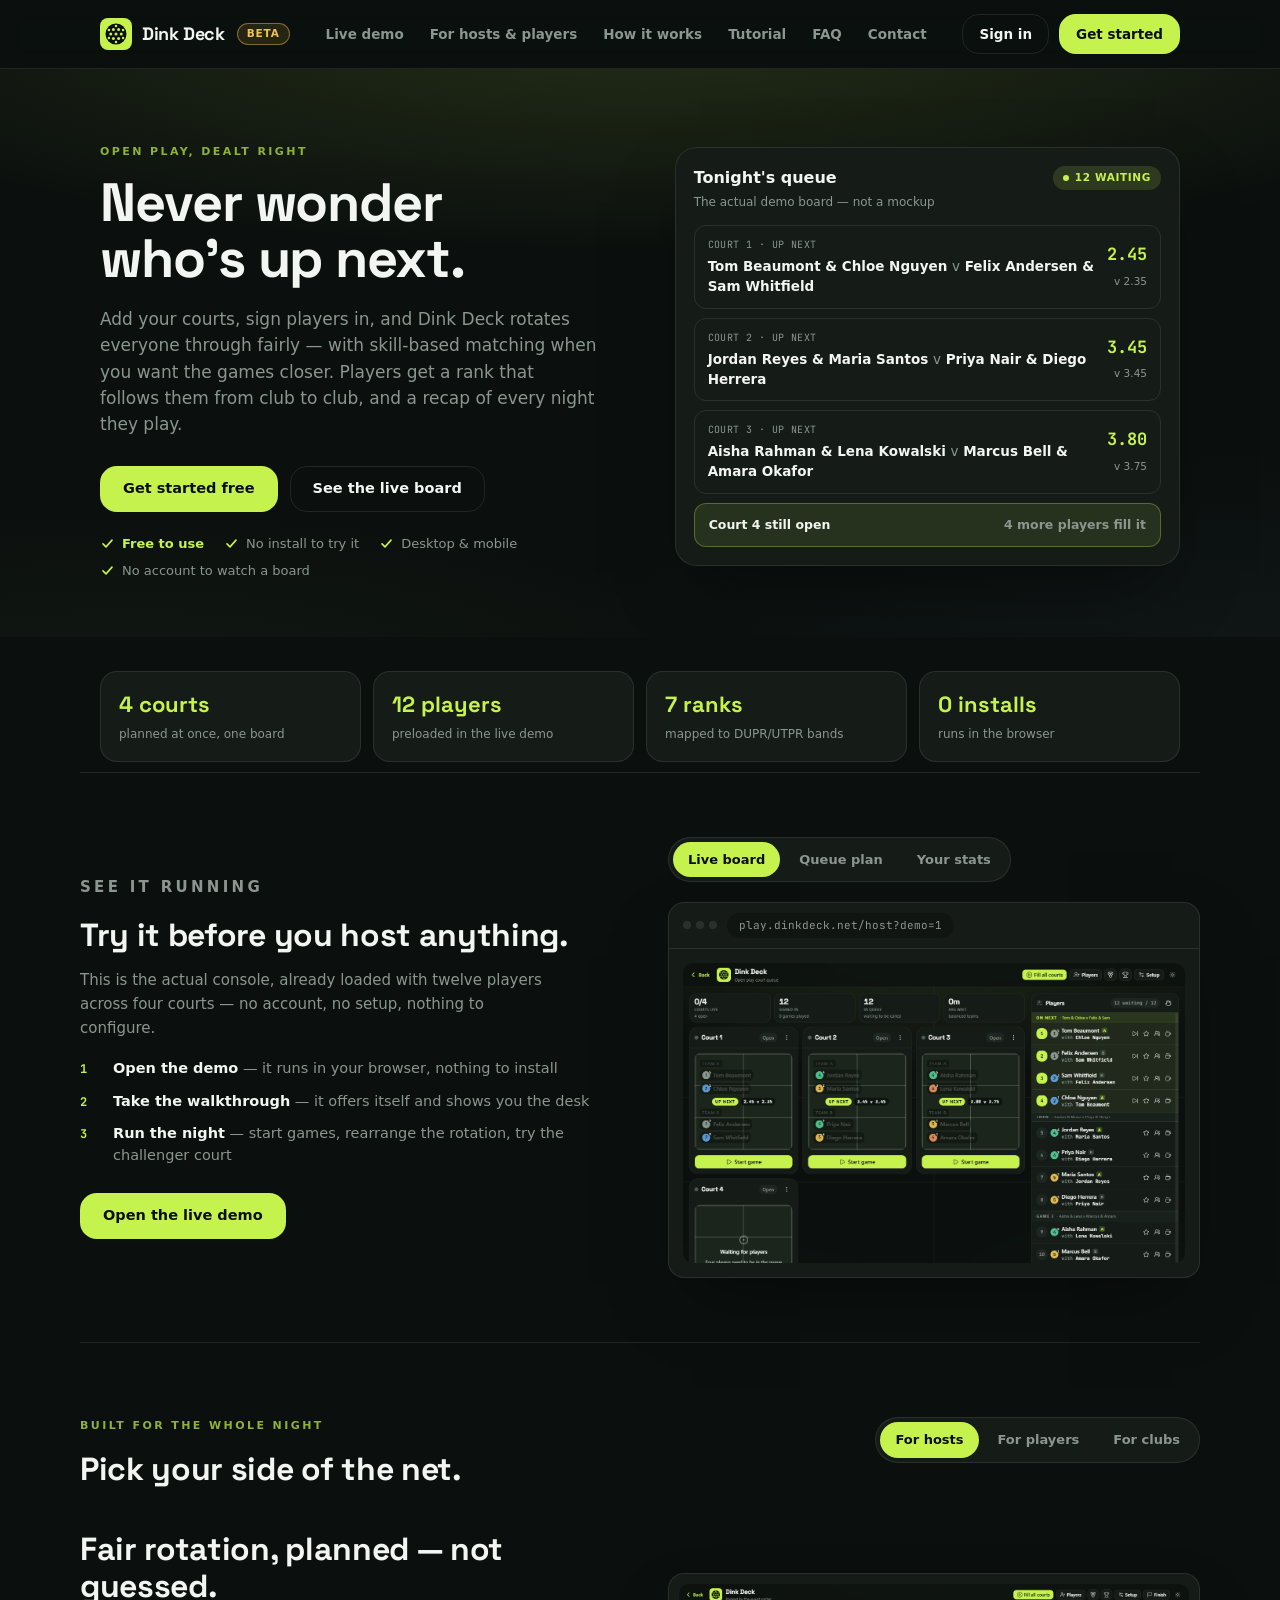
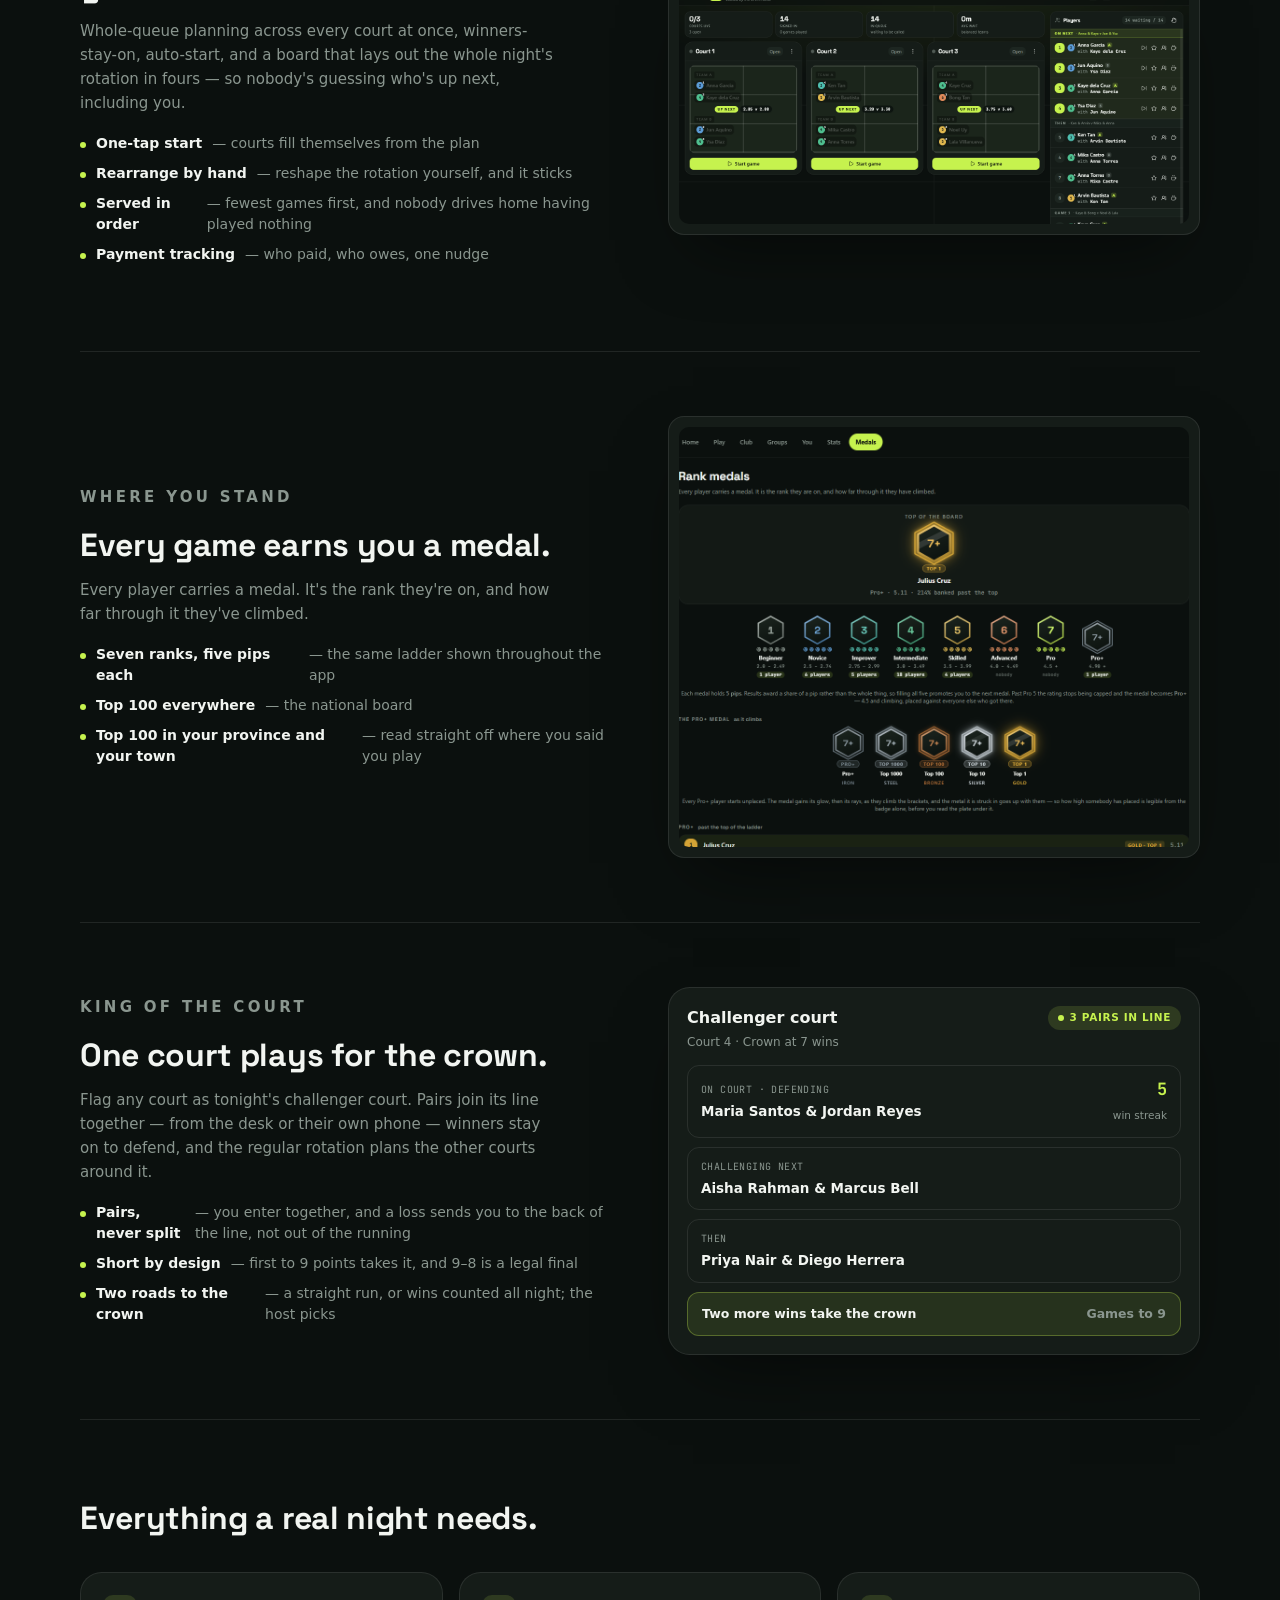
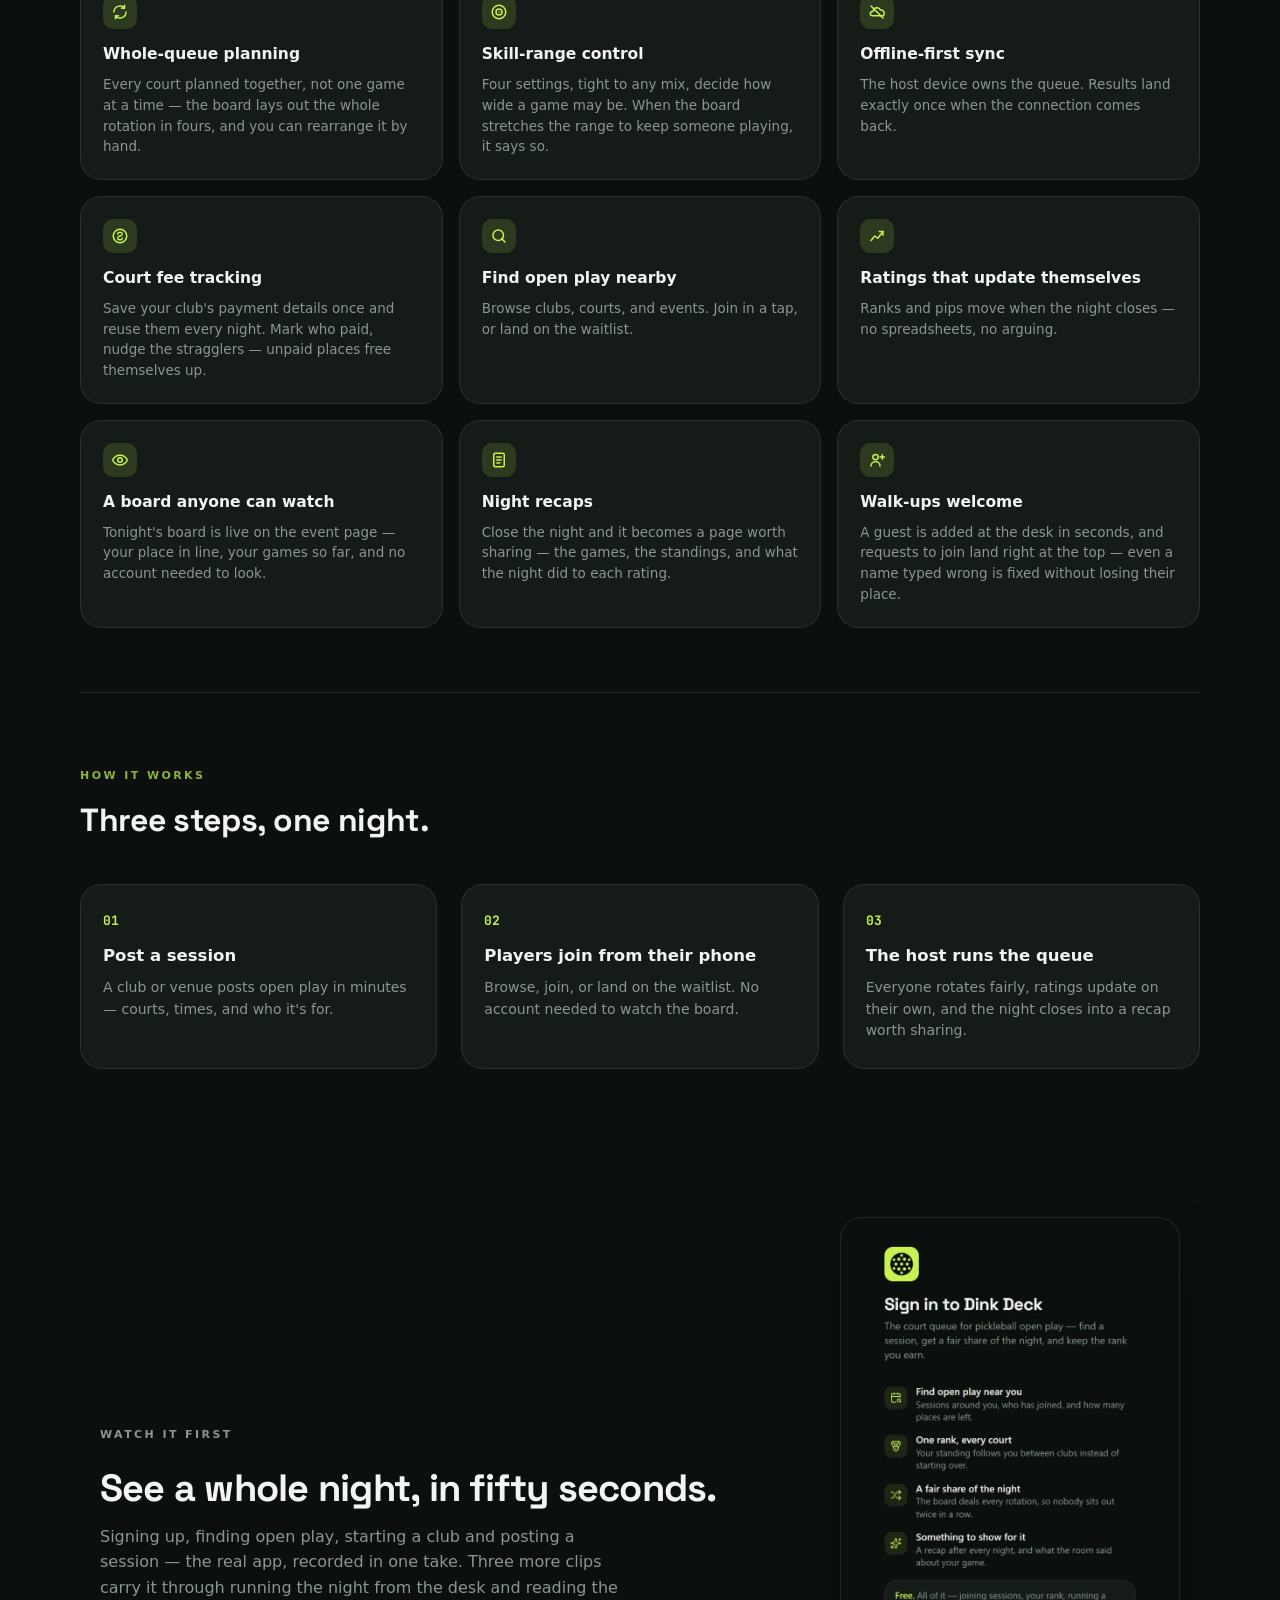
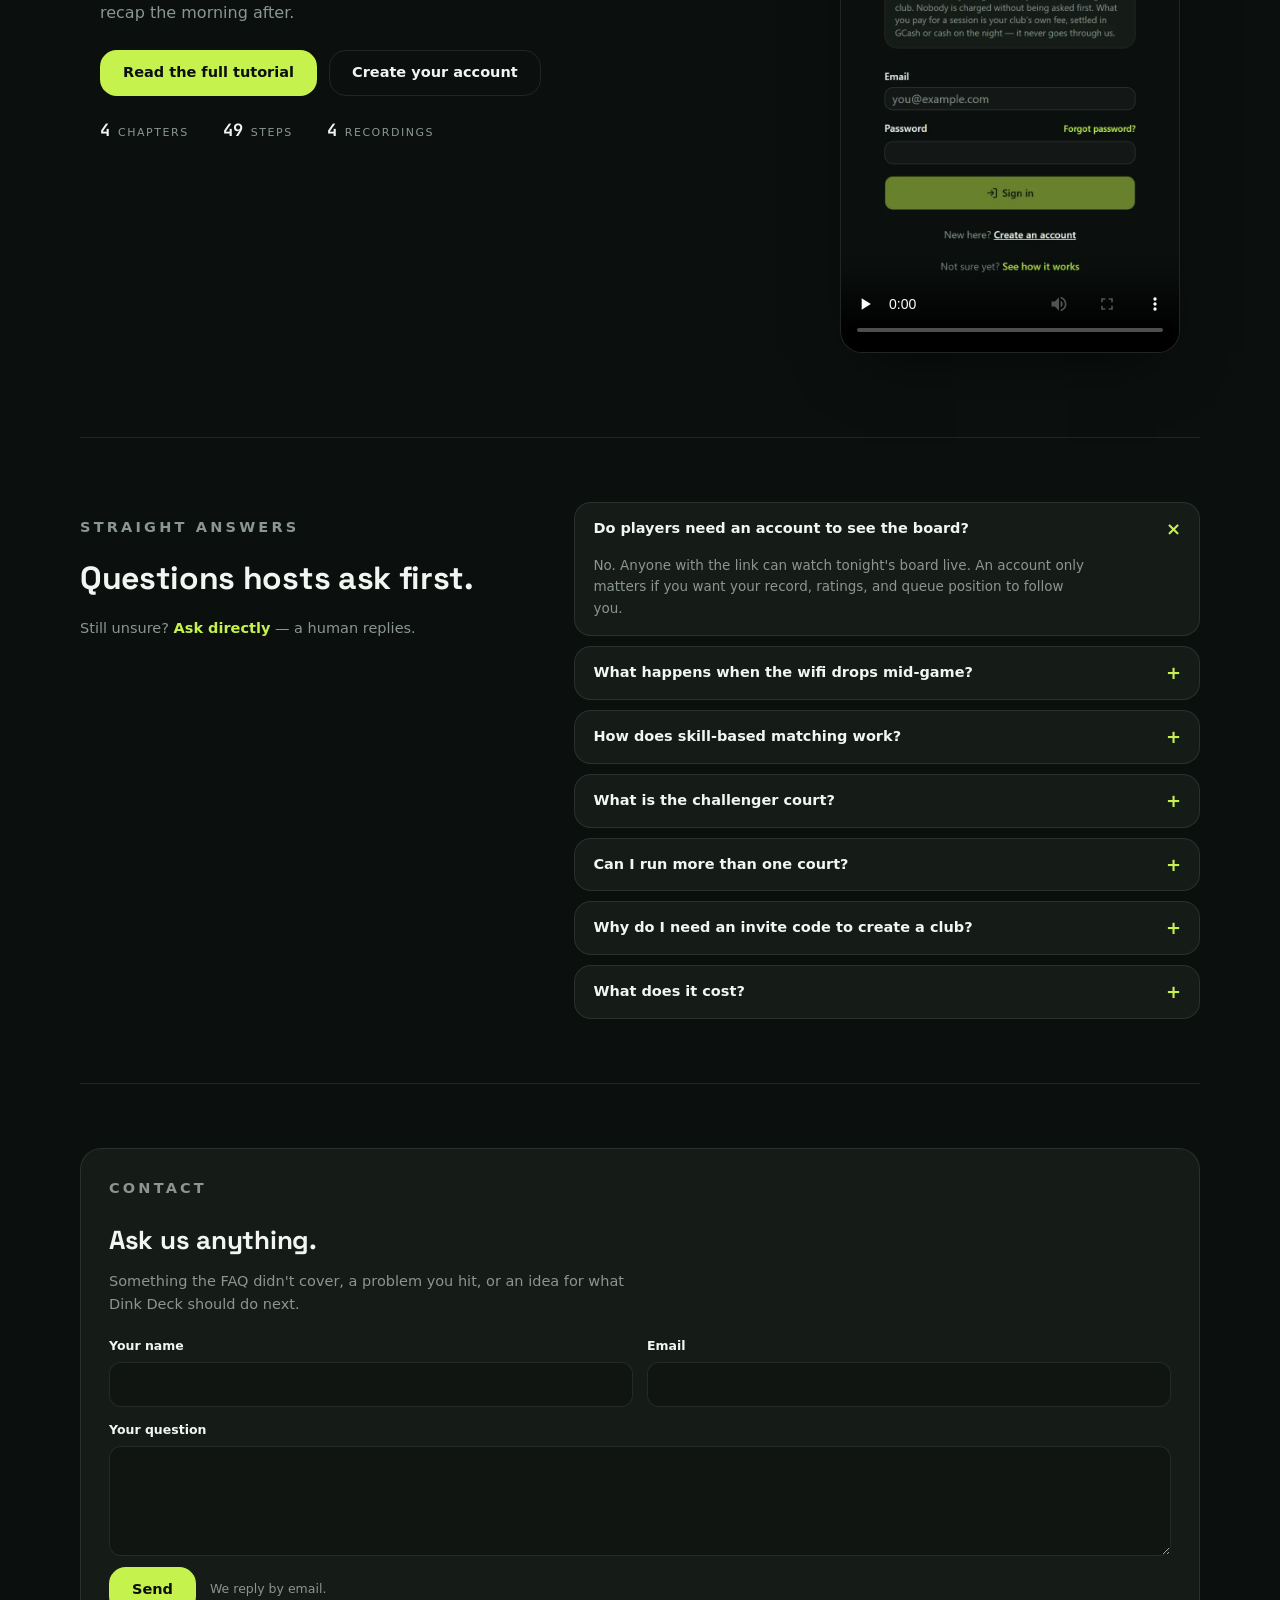
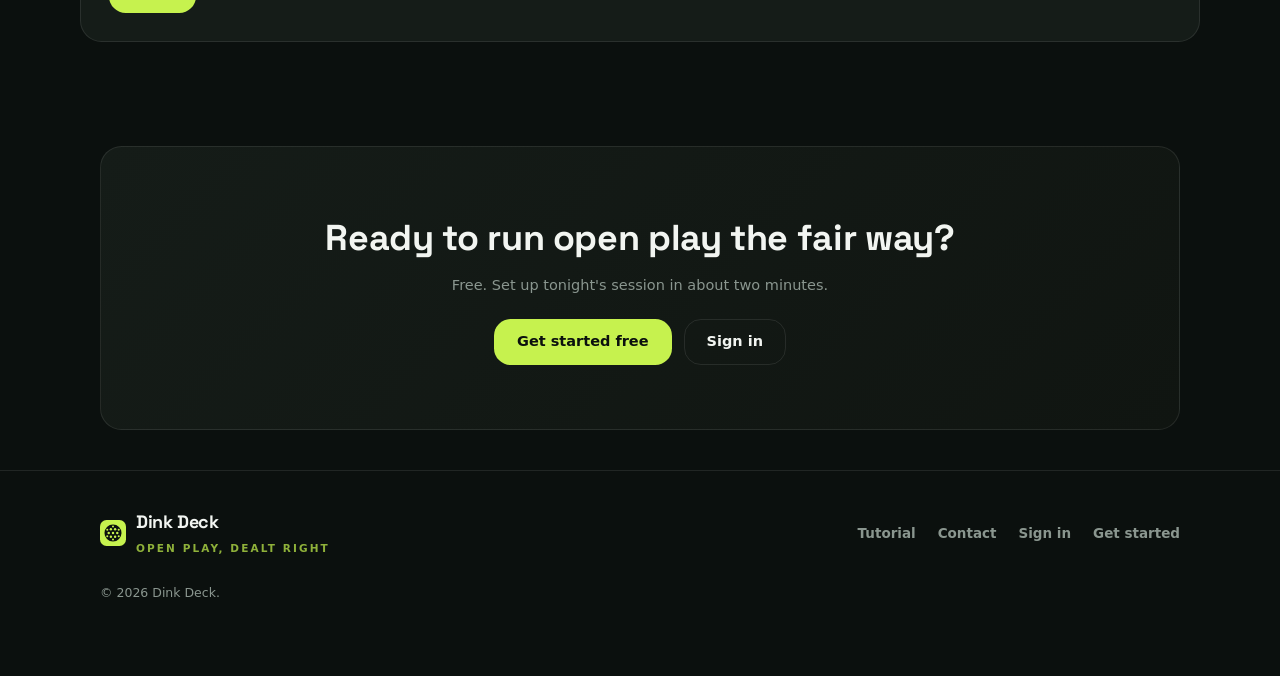
<file: index.html>
<!doctype html>
<html lang="en">
<head>
  <meta charset="UTF-8" />
  <meta name="viewport" content="width=device-width, initial-scale=1" />
  <title>Dink Deck — Pickleball Open Play Court Queue & Rotation App</title>
  <meta name="description" content="Free pickleball open-play queue for clubs and courts. Add your courts, sign players in, and Dink Deck rotates everyone fairly, with skill-based matching when you want closer games. No install to try it." />
  <meta name="robots" content="index, follow" />
  <link rel="canonical" href="https://dinkdeck.net/" />
  <meta name="theme-color" content="#0b100e" />

  <meta property="og:type" content="website" />
  <meta property="og:url" content="https://dinkdeck.net/" />
  <meta property="og:site_name" content="Dink Deck" />
  <meta property="og:locale" content="en_US" />
  <meta property="og:title" content="Dink Deck — Pickleball Open Play Court Queue & Rotation App" />
  <meta property="og:description" content="Free pickleball open-play queue for clubs and courts. Add your courts, sign players in, and Dink Deck rotates everyone fairly, with skill-based matching when you want closer games." />
  <meta property="og:image" content="https://dinkdeck.net/images/host-console.png" />
  <meta property="og:image:width" content="1440" />
  <meta property="og:image:height" content="900" />
  <meta property="og:image:alt" content="The Dink Deck host console running three courts of live games with a queue of waiting players" />

  <meta name="twitter:card" content="summary_large_image" />
  <meta name="twitter:title" content="Dink Deck — Pickleball Open Play Court Queue & Rotation App" />
  <meta name="twitter:description" content="Free pickleball open-play queue for clubs and courts. Rotates everyone fairly, with skill-based matching when you want closer games. No install to try it." />
  <meta name="twitter:image" content="https://dinkdeck.net/images/host-console.png" />
  <meta name="twitter:image:alt" content="The Dink Deck host console running three courts of live games with a queue of waiting players" />

  <link rel="icon" type="image/svg+xml" href="favicon.svg" />
  <link rel="preconnect" href="https://fonts.googleapis.com" />
  <link rel="preconnect" href="https://fonts.gstatic.com" crossorigin />
  <link href="https://fonts.googleapis.com/css2?family=Space+Grotesk:wght@500;600;700&family=JetBrains+Mono:wght@600;700&display=swap" rel="stylesheet" />
  <link rel="stylesheet" href="styles.css" />
  <link rel="stylesheet" href="tutorial.css" />

  <script type="application/ld+json">
  {
    "@context": "https://schema.org",
    "@graph": [
      {
        "@type": "WebApplication",
        "@id": "https://dinkdeck.net/#app",
        "name": "Dink Deck",
        "url": "https://dinkdeck.net/",
        "description": "A fair, skill-matched open-play court queue for pickleball clubs and courts. Rotates players through automatically, with optional skill-based matching, a king-of-the-court challenger court, night recaps, offline-first sync, and Top 100 leaderboards.",
        "applicationCategory": "SportsApplication",
        "operatingSystem": "Web",
        "offers": {
          "@type": "Offer",
          "price": "0",
          "priceCurrency": "PHP"
        }
      },
      {
        "@type": "Organization",
        "@id": "https://dinkdeck.net/#org",
        "name": "Dink Deck",
        "url": "https://dinkdeck.net/",
        "logo": "https://dinkdeck.net/favicon.svg",
        "contactPoint": {
          "@type": "ContactPoint",
          "email": "archi.luna04@gmail.com",
          "contactType": "customer support"
        }
      },
      {
        "@type": "FAQPage",
        "@id": "https://dinkdeck.net/#faq",
        "mainEntity": [
          {
            "@type": "Question",
            "name": "Do players need an account to see the board?",
            "acceptedAnswer": {
              "@type": "Answer",
              "text": "No. Anyone with the link can watch tonight's board live. An account only matters if you want your record, ratings, and queue position to follow you."
            }
          },
          {
            "@type": "Question",
            "name": "What happens when the wifi drops mid-game?",
            "acceptedAnswer": {
              "@type": "Answer",
              "text": "Nothing is lost. The host's device keeps the queue locally and syncs results exactly once when the connection returns — never twice, never a duplicate game."
            }
          },
          {
            "@type": "Question",
            "name": "How does skill-based matching work?",
            "acceptedAnswer": {
              "@type": "Answer",
              "text": "Seven ranks, five pips each, mapped to the DUPR/UTPR bands. A skill-range setting — tight, balanced, loose, or any mix — decides how wide a game may be. If the board has to stretch the range to keep somebody from sitting out all night, it says so right on the board."
            }
          },
          {
            "@type": "Question",
            "name": "What is the challenger court?",
            "acceptedAnswer": {
              "@type": "Answer",
              "text": "One court can be set aside as king of the court. Pairs join its line together and are never split, short games run to 9 points, winners stay on to defend, and the first pair to the target takes the crown. The regular rotation plans around it."
            }
          },
          {
            "@type": "Question",
            "name": "Can I run more than one court?",
            "acceptedAnswer": {
              "@type": "Answer",
              "text": "Yes — up to 24 on one board. Every court is planned together, not filled one at a time, so games start as soon as enough players are free anywhere."
            }
          },
          {
            "@type": "Question",
            "name": "Why do I need an invite code to create a club?",
            "acceptedAnswer": {
              "@type": "Answer",
              "text": "It's a deliberate brake while the system is still in beta, not a permission system — ask for one through the contact form and it's usually approved the same day."
            }
          },
          {
            "@type": "Question",
            "name": "What does it cost?",
            "acceptedAnswer": {
              "@type": "Answer",
              "text": "Free — everything is open, for players and for clubs alike. Nobody is ever charged without being asked first. What you pay for a session is the club's own fee — it moves through GCash or cash in hand, never through the app."
            }
          }
        ]
      }
    ]
  }
  </script>
</head>
<body>

  <header class="site-header">
    <div class="wrap">
      <a class="wordmark" href="#top" aria-label="Dink Deck">
        <svg width="32" height="32" viewBox="0 0 64 64" aria-hidden="true">
          <rect x="0" y="0" width="64" height="64" rx="16" fill="var(--primary)" />
          <circle cx="32" cy="32" r="21" fill="var(--primary-foreground)" />
          <g fill="var(--primary)">
            <circle cx="32" cy="32" r="3" /><circle cx="42.5" cy="32" r="3" />
            <circle cx="37.2" cy="41.1" r="3" /><circle cx="26.8" cy="41.1" r="3" />
            <circle cx="21.5" cy="32" r="3" /><circle cx="26.8" cy="22.9" r="3" />
            <circle cx="37.2" cy="22.9" r="3" />
            <circle cx="46.1" cy="23.9" r="2.5" /><circle cx="32" cy="15.8" r="2.5" />
            <circle cx="17.9" cy="23.9" r="2.5" /><circle cx="17.9" cy="40.1" r="2.5" />
            <circle cx="32" cy="48.2" r="2.5" /><circle cx="46.1" cy="40.1" r="2.5" />
          </g>
        </svg>
        <span class="wordmark__name">Dink Deck</span>
        <span class="beta-badge">Beta</span>
      </a>
      <nav class="nav-links" aria-label="Page sections">
        <a href="#demo">Live demo</a>
        <a href="#for-you">For hosts &amp; players</a>
        <a href="#how">How it works</a>
        <a href="tutorial.html">Tutorial</a>
        <a href="#faq">FAQ</a>
        <a href="#contact">Contact</a>
      </nav>
      <div class="header-actions">
        <a class="btn btn--ghost btn--sm" href="https://play.dinkdeck.net/signin">Sign in</a>
        <a class="btn btn--primary btn--sm" href="https://play.dinkdeck.net/register">Get started</a>
      </div>
    </div>
  </header>

  <main id="top">

    <section class="hero">
      <div class="wrap">
        <div>
          <p class="eyebrow">Open play, dealt right</p>
          <h1>Never wonder who's&nbsp;up&nbsp;next.</h1>
          <p class="lede">
            Add your courts, sign players in, and Dink Deck rotates everyone
            through fairly — with skill-based matching when you want the
            games closer. Players get a rank that follows them from club to
            club, and a recap of every night they play.
          </p>
          <div class="hero-ctas">
            <a class="btn btn--primary" href="https://play.dinkdeck.net/register">Get started free</a>
            <a class="btn btn--ghost" href="#demo">See the live board</a>
          </div>
          <ul class="checks">
            <li class="check--free"><svg width="15" height="15" viewBox="0 0 20 20" fill="none" aria-hidden="true"><path d="M4 10.5l4 4 8-9" stroke="currentColor" stroke-width="2.2" stroke-linecap="round" stroke-linejoin="round"/></svg>Free to use</li>
            <li><svg width="15" height="15" viewBox="0 0 20 20" fill="none" aria-hidden="true"><path d="M4 10.5l4 4 8-9" stroke="currentColor" stroke-width="2.2" stroke-linecap="round" stroke-linejoin="round"/></svg>No install to try it</li>
            <li><svg width="15" height="15" viewBox="0 0 20 20" fill="none" aria-hidden="true"><path d="M4 10.5l4 4 8-9" stroke="currentColor" stroke-width="2.2" stroke-linecap="round" stroke-linejoin="round"/></svg>Desktop &amp; mobile</li>
            <li><svg width="15" height="15" viewBox="0 0 20 20" fill="none" aria-hidden="true"><path d="M4 10.5l4 4 8-9" stroke="currentColor" stroke-width="2.2" stroke-linecap="round" stroke-linejoin="round"/></svg>No account to watch a board</li>
          </ul>
        </div>
        <div class="hero-visual">
          <div class="live-board rise-in">
            <div class="live-board__head">
              <div>
                <h3>Tonight's queue</h3>
                <p>The actual demo board — not a mockup</p>
              </div>
              <span class="live-pill">12 waiting</span>
            </div>

            <div class="live-board__court">
              <div>
                <div class="live-board__court-meta">Court 1 · Up next</div>
                <div class="live-board__names">Tom Beaumont &amp; Chloe Nguyen <span>v</span> Felix Andersen &amp; Sam Whitfield</div>
              </div>
              <div class="live-board__score">
                <strong>2.45</strong>
                <em>v 2.35</em>
              </div>
            </div>

            <div class="live-board__court">
              <div>
                <div class="live-board__court-meta">Court 2 · Up next</div>
                <div class="live-board__names">Jordan Reyes &amp; Maria Santos <span>v</span> Priya Nair &amp; Diego Herrera</div>
              </div>
              <div class="live-board__score">
                <strong>3.45</strong>
                <em>v 3.45</em>
              </div>
            </div>

            <div class="live-board__court">
              <div>
                <div class="live-board__court-meta">Court 3 · Up next</div>
                <div class="live-board__names">Aisha Rahman &amp; Lena Kowalski <span>v</span> Marcus Bell &amp; Amara Okafor</div>
              </div>
              <div class="live-board__score">
                <strong>3.80</strong>
                <em>v 3.75</em>
              </div>
            </div>

            <div class="live-board__banner">
              <span>Court 4 still open</span>
              <span>4 more players fill it</span>
            </div>
          </div>
        </div>
      </div>
    </section>

    <section class="wrap">
      <div class="stat-strip">
        <div class="stat-strip__item"><strong>4 courts</strong><span>planned at once, one board</span></div>
        <div class="stat-strip__item"><strong>12 players</strong><span>preloaded in the live demo</span></div>
        <div class="stat-strip__item"><strong>7 ranks</strong><span>mapped to DUPR/UTPR bands</span></div>
        <div class="stat-strip__item"><strong>0 installs</strong><span>runs in the browser</span></div>
      </div>
    </section>

    <section class="split-section wrap" id="demo">
      <div class="split">
        <div class="split__copy">
          <p class="eyebrow">See it running</p>
          <h2>Try it before you host anything.</h2>
          <p>
            This is the actual console, already loaded with twelve players
            across four courts — no account, no setup, nothing to configure.
          </p>
          <ol class="steps">
            <li><span class="steps__num">1</span><span><strong>Open the demo</strong> — it runs in your browser, nothing to install</span></li>
            <li><span class="steps__num">2</span><span><strong>Take the walkthrough</strong> — it offers itself and shows you the desk</span></li>
            <li><span class="steps__num">3</span><span><strong>Run the night</strong> — start games, rearrange the rotation, try the challenger court</span></li>
          </ol>
          <a class="btn btn--primary" href="https://play.dinkdeck.net/host?demo=1">Open the live demo</a>
        </div>

        <div data-tabs>
          <div class="tabs" role="tablist" aria-label="Demo views">
            <button class="tab-btn" type="button" data-tab="board" aria-selected="true">Live board</button>
            <button class="tab-btn" type="button" data-tab="plan" aria-selected="false">Queue plan</button>
            <button class="tab-btn" type="button" data-tab="stats" aria-selected="false">Your stats</button>
          </div>

          <div class="chrome-frame">
            <div class="chrome-frame__bar">
              <span class="chrome-frame__dots"><span></span><span></span><span></span></span>
              <span class="chrome-frame__url">play.dinkdeck.net/host?demo=1</span>
            </div>
            <div class="chrome-frame__body">
              <div data-tab-panel="board">
                <img src="images/demo.png" alt="The live demo board: four courts, twelve players queued and ready to run" width="1280" height="900" loading="lazy" decoding="async" />
              </div>
              <div data-tab-panel="plan" hidden>
                <ol class="queue-plan">
                  <li data-next><span><span class="queue-plan__pos">1</span><strong>Tom Beaumont</strong></span><span class="queue-plan__tag">On next</span></li>
                  <li data-next><span><span class="queue-plan__pos">2</span><strong>Felix Andersen</strong></span><span class="queue-plan__tag">On next</span></li>
                  <li data-next><span><span class="queue-plan__pos">3</span><strong>Sam Whitfield</strong></span><span class="queue-plan__tag">On next</span></li>
                  <li data-next><span><span class="queue-plan__pos">4</span><strong>Chloe Nguyen</strong></span><span class="queue-plan__tag">On next</span></li>
                  <li><span><span class="queue-plan__pos">5</span><strong>Jordan Reyes</strong><span class="queue-plan__meta"> · then</span></span><span class="queue-plan__tag">Then</span></li>
                  <li><span><span class="queue-plan__pos">6</span><strong>Priya Nair</strong></span><span class="queue-plan__tag">Then</span></li>
                  <li><span><span class="queue-plan__pos">7</span><strong>Maria Santos</strong></span><span class="queue-plan__tag">Then</span></li>
                  <li><span><span class="queue-plan__pos">8</span><strong>Diego Herrera</strong></span><span class="queue-plan__tag">Then</span></li>
                </ol>
              </div>
              <div data-tab-panel="stats" hidden>
                <img src="images/stats.png" alt="A player's stats screen showing their rank, record, win rate, and games played by day" width="390" height="844" decoding="async" />
              </div>
            </div>
          </div>
        </div>
      </div>
    </section>

    <section class="split-section wrap" id="for-you" data-tabs>
      <div class="split-section__head">
        <div>
          <p class="eyebrow">Built for the whole night</p>
          <h2>Pick your side of the net.</h2>
        </div>
        <div class="tabs" role="tablist" aria-label="Who this is for">
          <button class="tab-btn" type="button" data-tab="hosts" aria-selected="true">For hosts</button>
          <button class="tab-btn" type="button" data-tab="players" aria-selected="false">For players</button>
          <button class="tab-btn" type="button" data-tab="clubs" aria-selected="false">For clubs</button>
        </div>
      </div>

      <div>
        <div class="split" data-tab-panel="hosts">
          <div class="split__copy">
            <h2>Fair rotation, planned — not guessed.</h2>
            <p>
              Whole-queue planning across every court at once, winners-stay-on,
              auto-start, and a board that lays out the whole night's rotation
              in fours — so nobody's guessing who's up next, including you.
            </p>
            <ul class="split__bullets">
              <li><strong>One-tap start</strong> — courts fill themselves from the plan</li>
              <li><strong>Rearrange by hand</strong> — reshape the rotation yourself, and it sticks</li>
              <li><strong>Served in order</strong> — fewest games first, and nobody drives home having played nothing</li>
              <li><strong>Payment tracking</strong> — who paid, who owes, one nudge</li>
            </ul>
          </div>
          <div class="feature-row__media">
            <div class="desk-frame">
              <img src="images/host-console.png" alt="The host console running three courts of live games with a queue of waiting players" width="1440" height="900" loading="lazy" decoding="async" />
            </div>
          </div>
        </div>

        <div class="split" data-tab-panel="players" hidden>
          <div class="split__copy">
            <h2>Skill-based matching that never fakes it.</h2>
            <p>
              Seven ranks mapped to DUPR/UTPR bands, five pips per rank, and a
              skill-range control from tight to any mix — when the board
              stretches the range to keep someone in the night, it says so
              on its face.
            </p>
            <ul class="split__bullets">
              <li><strong>Real record</strong> — games, win rate, streak, and what each night did to your rating</li>
              <li><strong>Local ladders</strong> — leaderboards by province and town</li>
              <li><strong>Find open play</strong> — browse nearby, join in a tap</li>
            </ul>
          </div>
          <div class="feature-row__media">
            <div class="phone-frame">
              <img src="images/discover.png" alt="The Discover screen listing today's open play sessions, including one live now" width="390" height="844" decoding="async" />
            </div>
          </div>
        </div>

        <div class="split" data-tab-panel="clubs" hidden>
          <div class="split__copy">
            <h2>Your club has a home.</h2>
            <p>
              A club or venue profile, a court directory with hours and
              rates, and a feed for what's actually happening tonight — so
              regulars stop asking in the group chat.
            </p>
            <ul class="split__bullets">
              <li><strong>Post in three steps</strong> — preview it first, edit it after, cap included</li>
              <li><strong>Members &amp; feed</strong> — notices land where players look</li>
              <li><strong>Every night remembered</strong> — played nights stay on the page, each with its recap</li>
            </ul>
          </div>
          <div class="feature-row__media">
            <div class="phone-frame">
              <img src="images/club-page.png" alt="A club's public page showing its upcoming sessions and a Post a session button" width="390" height="844" decoding="async" />
            </div>
          </div>
        </div>
      </div>
    </section>

    <section class="split-section wrap">
      <div class="split">
        <div class="split__copy">
          <p class="eyebrow">Where you stand</p>
          <h2>Every game earns you a medal.</h2>
          <p>
            Every player carries a medal. It's the rank they're on, and how
            far through it they've climbed.
          </p>
          <ul class="split__bullets">
            <li><strong>Seven ranks, five pips each</strong> — the same ladder shown throughout the app</li>
            <li><strong>Top 100 everywhere</strong> — the national board</li>
            <li><strong>Top 100 in your province and your town</strong> — read straight off where you said you play</li>
          </ul>
        </div>
        <div class="frame-stack">
          <div class="desk-frame">
            <img src="images/medals.png" alt="The rank medal chart, showing the seven-rank ladder and Pro+ tiers up to Top 10" width="1440" height="900" loading="lazy" decoding="async" />
          </div>
        </div>
      </div>
    </section>

    <section class="split-section wrap" id="challenger">
      <div class="split">
        <div class="split__copy">
          <p class="eyebrow">King of the court</p>
          <h2>One court plays for the crown.</h2>
          <p>
            Flag any court as tonight's challenger court. Pairs join its line
            together — from the desk or their own phone — winners stay on to
            defend, and the regular rotation plans the other courts around it.
          </p>
          <ul class="split__bullets">
            <li><strong>Pairs, never split</strong> — you enter together, and a loss sends you to the back of the line, not out of the running</li>
            <li><strong>Short by design</strong> — first to 9 points takes it, and 9–8 is a legal final</li>
            <li><strong>Two roads to the crown</strong> — a straight run, or wins counted all night; the host picks</li>
          </ul>
        </div>
        <div>
          <div class="live-board">
            <div class="live-board__head">
              <div>
                <h3>Challenger court</h3>
                <p>Court 4 · Crown at 7 wins</p>
              </div>
              <span class="live-pill">3 pairs in line</span>
            </div>

            <div class="live-board__court">
              <div>
                <div class="live-board__court-meta">On court · Defending</div>
                <div class="live-board__names">Maria Santos &amp; Jordan Reyes</div>
              </div>
              <div class="live-board__score">
                <strong>5</strong>
                <em>win streak</em>
              </div>
            </div>

            <div class="live-board__court">
              <div>
                <div class="live-board__court-meta">Challenging next</div>
                <div class="live-board__names">Aisha Rahman &amp; Marcus Bell</div>
              </div>
            </div>

            <div class="live-board__court">
              <div>
                <div class="live-board__court-meta">Then</div>
                <div class="live-board__names">Priya Nair &amp; Diego Herrera</div>
              </div>
            </div>

            <div class="live-board__banner">
              <span>Two more wins take the crown</span>
              <span>Games to 9</span>
            </div>
          </div>
        </div>
      </div>
    </section>

    <section class="feature-grid-section wrap">
      <h2>Everything a real night needs.</h2>
      <div class="feature-grid">
        <div class="feature-card">
          <span class="feature-card__icon"><svg width="18" height="18" viewBox="0 0 24 24" fill="none"><path d="M4 12a8 8 0 0114-5.3M20 12a8 8 0 01-14 5.3M18 3v4h-4M6 21v-4h4" stroke="currentColor" stroke-width="2" stroke-linecap="round" stroke-linejoin="round"/></svg></span>
          <h3>Whole-queue planning</h3>
          <p>Every court planned together, not one game at a time — the board lays out the whole rotation in fours, and you can rearrange it by hand.</p>
        </div>
        <div class="feature-card">
          <span class="feature-card__icon"><svg width="18" height="18" viewBox="0 0 24 24" fill="none"><circle cx="12" cy="12" r="9" stroke="currentColor" stroke-width="2"/><circle cx="12" cy="12" r="4" stroke="currentColor" stroke-width="2"/><circle cx="12" cy="12" r="0.5" fill="currentColor" stroke="currentColor"/></svg></span>
          <h3>Skill-range control</h3>
          <p>Four settings, tight to any mix, decide how wide a game may be. When the board stretches the range to keep someone playing, it says so.</p>
        </div>
        <div class="feature-card">
          <span class="feature-card__icon"><svg width="18" height="18" viewBox="0 0 24 24" fill="none"><path d="M3 15a4 4 0 014-4 5 5 0 019.6-1.5A4.5 4.5 0 0120.5 17H6a3 3 0 01-3-2z" stroke="currentColor" stroke-width="2" stroke-linejoin="round"/><path d="M4 4l16 16" stroke="currentColor" stroke-width="2" stroke-linecap="round"/></svg></span>
          <h3>Offline-first sync</h3>
          <p>The host device owns the queue. Results land exactly once when the connection comes back.</p>
        </div>
        <div class="feature-card">
          <span class="feature-card__icon"><svg width="18" height="18" viewBox="0 0 24 24" fill="none"><circle cx="12" cy="12" r="9" stroke="currentColor" stroke-width="2"/><path d="M9 9.5c0-1.4 1.3-2.5 3-2.5s3 1.1 3 2.5-1.3 2-3 2.5-3 1.1-3 2.5 1.3 2.5 3 2.5 3-1.1 3-2.5" stroke="currentColor" stroke-width="1.8" stroke-linecap="round"/></svg></span>
          <h3>Court fee tracking</h3>
          <p>Save your club's payment details once and reuse them every night. Mark who paid, nudge the stragglers — unpaid places free themselves up.</p>
        </div>
        <div class="feature-card">
          <span class="feature-card__icon"><svg width="18" height="18" viewBox="0 0 24 24" fill="none"><circle cx="11" cy="11" r="7" stroke="currentColor" stroke-width="2"/><path d="M20 20l-4.5-4.5" stroke="currentColor" stroke-width="2" stroke-linecap="round"/></svg></span>
          <h3>Find open play nearby</h3>
          <p>Browse clubs, courts, and events. Join in a tap, or land on the waitlist.</p>
        </div>
        <div class="feature-card">
          <span class="feature-card__icon"><svg width="18" height="18" viewBox="0 0 24 24" fill="none"><path d="M4 18l5-6 4 3 7-9" stroke="currentColor" stroke-width="2" stroke-linecap="round" stroke-linejoin="round"/><path d="M15 6h5v5" stroke="currentColor" stroke-width="2" stroke-linecap="round" stroke-linejoin="round"/></svg></span>
          <h3>Ratings that update themselves</h3>
          <p>Ranks and pips move when the night closes — no spreadsheets, no arguing.</p>
        </div>
        <div class="feature-card">
          <span class="feature-card__icon"><svg width="18" height="18" viewBox="0 0 24 24" fill="none"><path d="M2 12s3.5-6.5 10-6.5S22 12 22 12s-3.5 6.5-10 6.5S2 12 2 12z" stroke="currentColor" stroke-width="2" stroke-linejoin="round"/><circle cx="12" cy="12" r="3" stroke="currentColor" stroke-width="2"/></svg></span>
          <h3>A board anyone can watch</h3>
          <p>Tonight's board is live on the event page — your place in line, your games so far, and no account needed to look.</p>
        </div>
        <div class="feature-card">
          <span class="feature-card__icon"><svg width="18" height="18" viewBox="0 0 24 24" fill="none"><rect x="5" y="3" width="14" height="18" rx="2" stroke="currentColor" stroke-width="2"/><path d="M9 8h6M9 12h6M9 16h4" stroke="currentColor" stroke-width="2" stroke-linecap="round"/></svg></span>
          <h3>Night recaps</h3>
          <p>Close the night and it becomes a page worth sharing — the games, the standings, and what the night did to each rating.</p>
        </div>
        <div class="feature-card">
          <span class="feature-card__icon"><svg width="18" height="18" viewBox="0 0 24 24" fill="none"><circle cx="10" cy="8" r="3.5" stroke="currentColor" stroke-width="2"/><path d="M4 20c0-3.3 2.7-6 6-6s6 2.7 6 6" stroke="currentColor" stroke-width="2" stroke-linecap="round"/><path d="M19 5v6M16 8h6" stroke="currentColor" stroke-width="2" stroke-linecap="round"/></svg></span>
          <h3>Walk-ups welcome</h3>
          <p>A guest is added at the desk in seconds, and requests to join land right at the top — even a name typed wrong is fixed without losing their place.</p>
        </div>
      </div>
    </section>

    <section class="how wrap" id="how">
      <p class="eyebrow">How it works</p>
      <h2>Three steps, one night.</h2>
      <div class="how-steps">
        <div class="how-step">
          <div class="how-step__num">01</div>
          <h3>Post a session</h3>
          <p>A club or venue posts open play in minutes — courts, times, and who it's for.</p>
        </div>
        <div class="how-step">
          <div class="how-step__num">02</div>
          <h3>Players join from their phone</h3>
          <p>Browse, join, or land on the waitlist. No account needed to watch the board.</p>
        </div>
        <div class="how-step">
          <div class="how-step__num">03</div>
          <h3>The host runs the queue</h3>
          <p>Everyone rotates fairly, ratings update on their own, and the night closes into a recap worth sharing.</p>
        </div>
      </div>
    </section>


    <section class="tut-showcase wrap" id="tutorial">
      <div class="tut-showcase__copy">
        <p class="eyebrow">Watch it first</p>
        <h2>See a whole night, in fifty seconds.</h2>
        <p>
          Signing up, finding open play, starting a club and posting a session — the real
          app, recorded in one take. Three more clips carry it through running the night
          from the desk and reading the recap the morning after.
        </p>
        <div class="hero-ctas">
          <a class="btn btn--primary" href="tutorial.html">Read the full tutorial</a>
          <a class="btn btn--ghost" href="https://play.dinkdeck.net/register">Create your account</a>
        </div>
        <ul class="tut-facts">
          <li><b>4</b><span>chapters</span></li>
          <li><b>49</b><span>steps</span></li>
          <li><b>4</b><span>recordings</span></li>
        </ul>
      </div>
      <figure class="tut-clip tut-clip--phone">
        <video
          controls
          playsinline
          preload="none"
          poster="guide/01-sign-in.webp"
          src="guide/1-getting-started.webm"
        ></video>
      </figure>
    </section>

    <section class="faq-section wrap" id="faq">
      <div class="faq-layout">
        <div class="faq-intro">
          <p class="eyebrow">Straight answers</p>
          <h2>Questions hosts ask first.</h2>
          <p>Still unsure? <a href="#contact">Ask directly</a> — a human replies.</p>
        </div>

        <div class="faq-list">
          <div class="faq-item">
            <button class="faq-item__q" type="button" data-faq-q aria-expanded="true">
              Do players need an account to see the board?
              <span class="faq-item__glyph" data-faq-glyph>×</span>
            </button>
            <div class="faq-item__a" data-faq-a>
              No. Anyone with the link can watch tonight's board live. An account
              only matters if you want your record, ratings, and queue position
              to follow you.
            </div>
          </div>

          <div class="faq-item">
            <button class="faq-item__q" type="button" data-faq-q aria-expanded="false">
              What happens when the wifi drops mid-game?
              <span class="faq-item__glyph" data-faq-glyph>+</span>
            </button>
            <div class="faq-item__a" data-faq-a hidden>
              Nothing is lost. The host's device keeps the queue locally and
              syncs results exactly once when the connection returns — never
              twice, never a duplicate game.
            </div>
          </div>

          <div class="faq-item">
            <button class="faq-item__q" type="button" data-faq-q aria-expanded="false">
              How does skill-based matching work?
              <span class="faq-item__glyph" data-faq-glyph>+</span>
            </button>
            <div class="faq-item__a" data-faq-a hidden>
              Seven ranks, five pips each, mapped to the DUPR/UTPR bands. A
              skill-range setting — tight, balanced, loose, or any mix —
              decides how wide a game may be. If the board has to stretch the
              range to keep somebody from sitting out all night, it says so
              right on the board.
            </div>
          </div>

          <div class="faq-item">
            <button class="faq-item__q" type="button" data-faq-q aria-expanded="false">
              What is the challenger court?
              <span class="faq-item__glyph" data-faq-glyph>+</span>
            </button>
            <div class="faq-item__a" data-faq-a hidden>
              One court can be set aside as king of the court. Pairs join its
              line together and are never split, short games run to 9 points,
              winners stay on to defend, and the first pair to the target
              takes the crown. The regular rotation plans around it.
            </div>
          </div>

          <div class="faq-item">
            <button class="faq-item__q" type="button" data-faq-q aria-expanded="false">
              Can I run more than one court?
              <span class="faq-item__glyph" data-faq-glyph>+</span>
            </button>
            <div class="faq-item__a" data-faq-a hidden>
              Yes — up to 24 on one board. Every court is planned together, not
              filled one at a time, so games start as soon as enough players
              are free anywhere.
            </div>
          </div>

          <div class="faq-item">
            <button class="faq-item__q" type="button" data-faq-q aria-expanded="false">
              Why do I need an invite code to create a club?
              <span class="faq-item__glyph" data-faq-glyph>+</span>
            </button>
            <div class="faq-item__a" data-faq-a hidden>
              It's a deliberate brake while the system is still in beta, not a
              permission system — ask for one through the
              <a href="#contact">contact form</a> and it's usually approved
              the same day.
            </div>
          </div>

          <div class="faq-item">
            <button class="faq-item__q" type="button" data-faq-q aria-expanded="false">
              What does it cost?
              <span class="faq-item__glyph" data-faq-glyph>+</span>
            </button>
            <div class="faq-item__a" data-faq-a hidden>
              Free — everything is open, for players and for clubs alike. Nobody is ever charged without
              being asked first. What you pay for a session is the club's
              own fee — it moves through GCash or cash in hand, never through
              the app.
            </div>
          </div>
        </div>
      </div>
    </section>

    <section class="form-section wrap" id="contact">
      <div class="form-card">
        <p class="eyebrow">Contact</p>
        <h2>Ask us anything.</h2>
        <p>
          Something the FAQ didn't cover, a problem you hit, or an idea for
          what Dink Deck should do next.
        </p>
        <form data-submission-form data-kind="question" novalidate>
          <div class="field-grid field-grid--2">
            <div class="field">
              <label for="contact-name">Your name</label>
              <input id="contact-name" name="name" type="text" required maxlength="120" autocomplete="name" />
            </div>
            <div class="field">
              <label for="contact-email">Email</label>
              <input id="contact-email" name="email" type="email" required maxlength="200" autocomplete="email" />
            </div>
          </div>
          <div class="field">
            <label for="contact-message">Your question</label>
            <textarea id="contact-message" name="message" required minlength="10" maxlength="4000"></textarea>
          </div>
          <div class="hp" aria-hidden="true">
            <label for="contact-website">Leave this empty</label>
            <input id="contact-website" name="website" type="text" tabindex="-1" autocomplete="off" />
          </div>
          <div class="form-actions">
            <button class="btn btn--primary" type="submit" data-submit>Send</button>
            <p class="form-note form-note--quiet" data-note>We reply by email.</p>
          </div>
        </form>
      </div>
    </section>

    <section class="wrap">
      <div class="final-cta">
        <h2>Ready to run open play the fair way?</h2>
        <p>Free. Set up tonight's session in about two minutes.</p>
        <div class="hero-ctas">
          <a class="btn btn--primary" href="https://play.dinkdeck.net/register">Get started free</a>
          <a class="btn btn--ghost" href="https://play.dinkdeck.net/signin">Sign in</a>
        </div>
      </div>
    </section>

  </main>

  <footer class="site-footer">
    <div class="wrap">
      <a class="wordmark" href="#top" aria-label="Dink Deck">
        <svg width="26" height="26" viewBox="0 0 64 64" aria-hidden="true">
          <rect x="0" y="0" width="64" height="64" rx="16" fill="var(--primary)" />
          <circle cx="32" cy="32" r="21" fill="var(--primary-foreground)" />
          <g fill="var(--primary)">
            <circle cx="32" cy="32" r="3" /><circle cx="42.5" cy="32" r="3" />
            <circle cx="37.2" cy="41.1" r="3" /><circle cx="26.8" cy="41.1" r="3" />
            <circle cx="21.5" cy="32" r="3" /><circle cx="26.8" cy="22.9" r="3" />
            <circle cx="37.2" cy="22.9" r="3" />
            <circle cx="46.1" cy="23.9" r="2.5" /><circle cx="32" cy="15.8" r="2.5" />
            <circle cx="17.9" cy="23.9" r="2.5" /><circle cx="17.9" cy="40.1" r="2.5" />
            <circle cx="32" cy="48.2" r="2.5" /><circle cx="46.1" cy="40.1" r="2.5" />
          </g>
        </svg>
        <span>
          <span class="wordmark__name">Dink Deck</span>
          <span class="wordmark__tagline">Open play, dealt right</span>
        </span>
      </a>
      <div class="footer-links">
        <a href="tutorial.html">Tutorial</a>
        <a href="#contact">Contact</a>
        <a href="https://play.dinkdeck.net/signin">Sign in</a>
        <a href="https://play.dinkdeck.net/register">Get started</a>
      </div>
      <p class="copyright">© 2026 Dink Deck.</p>
    </div>
  </footer>

  <script src="script.js" defer></script>
</body>
</html>
</file>
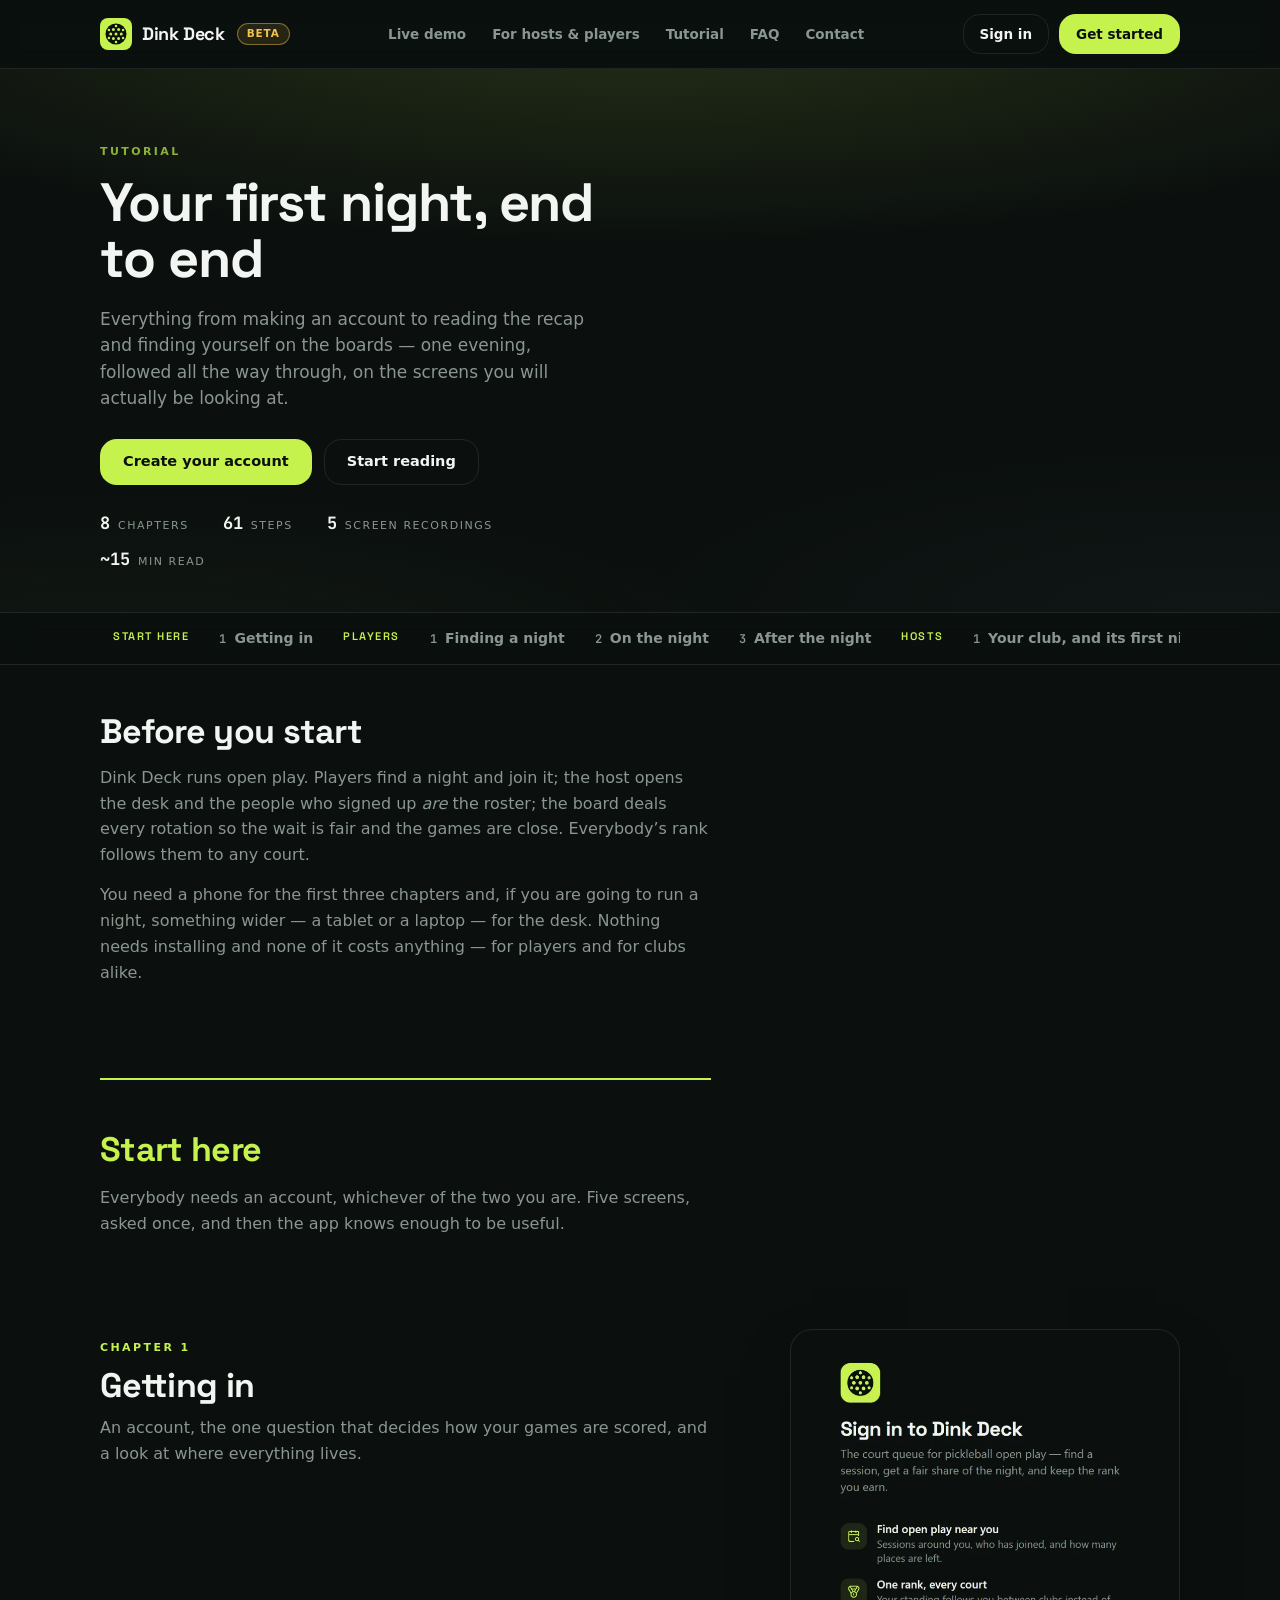
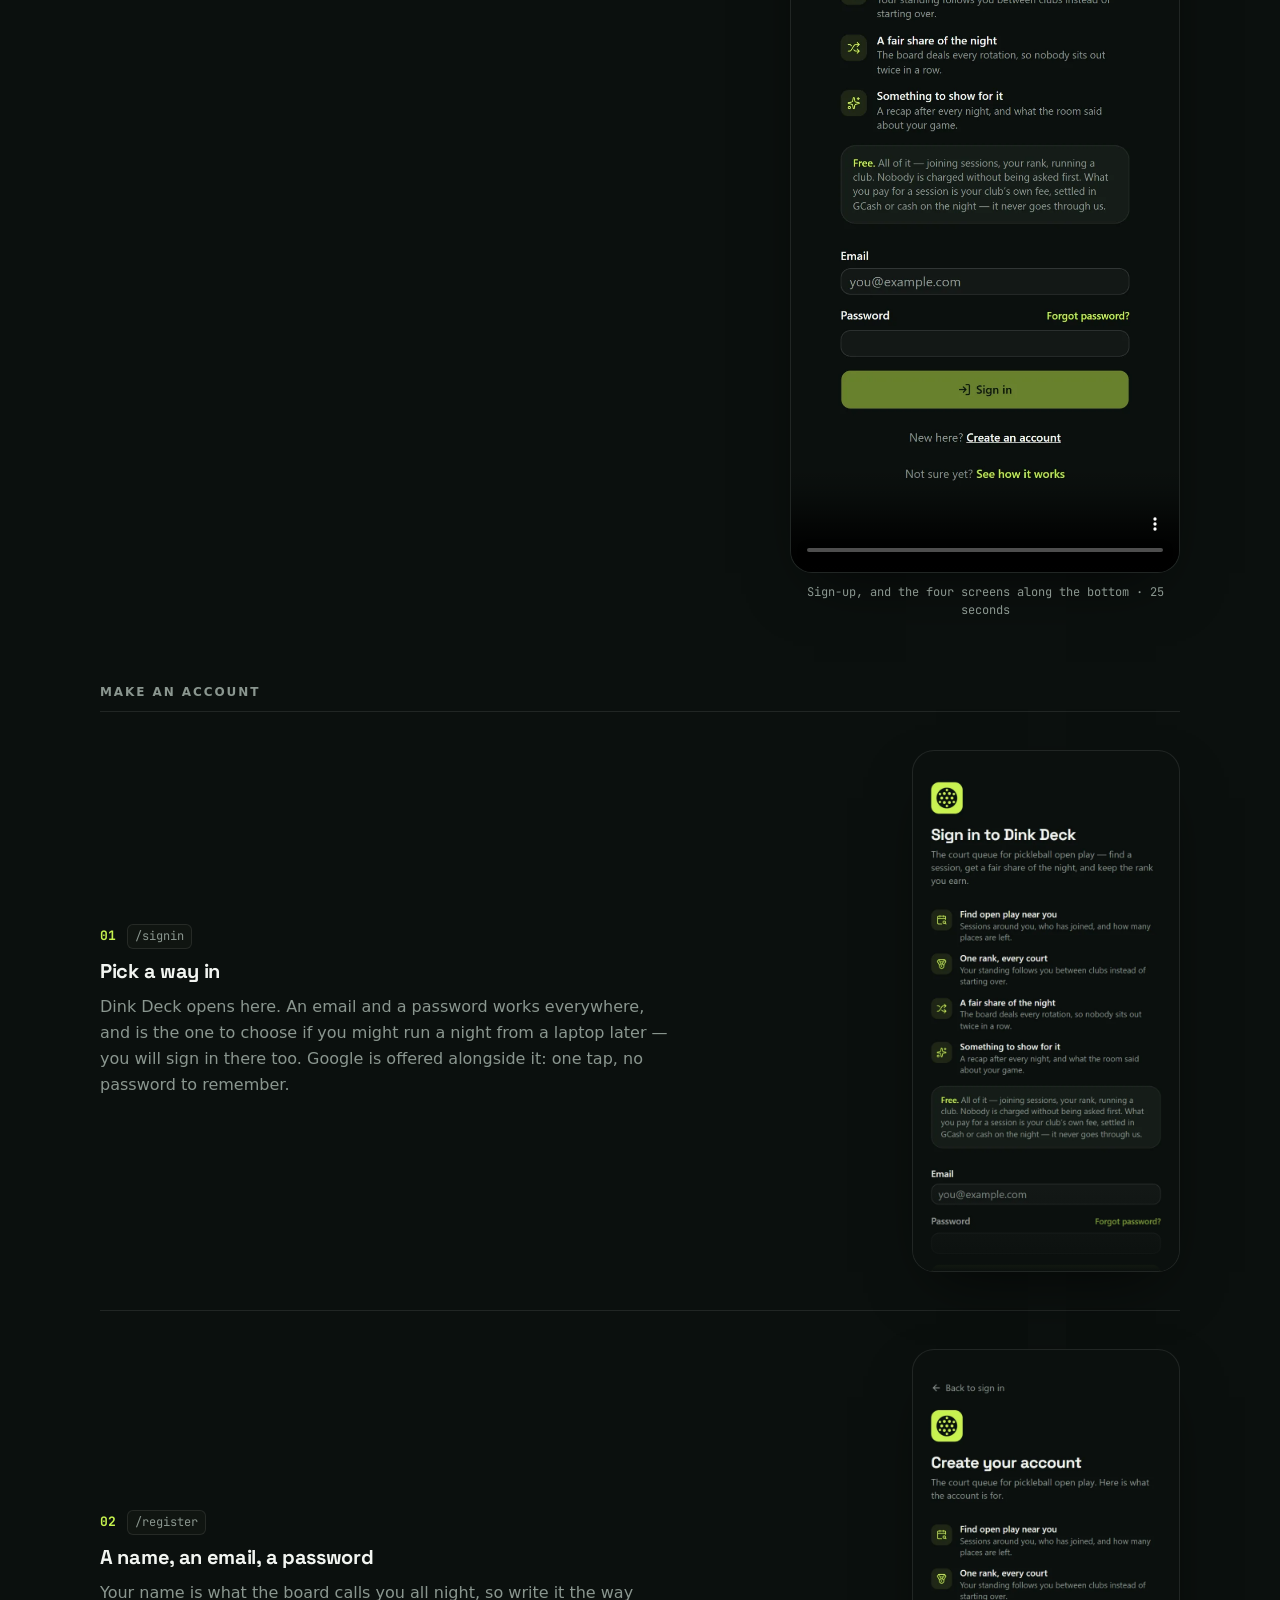
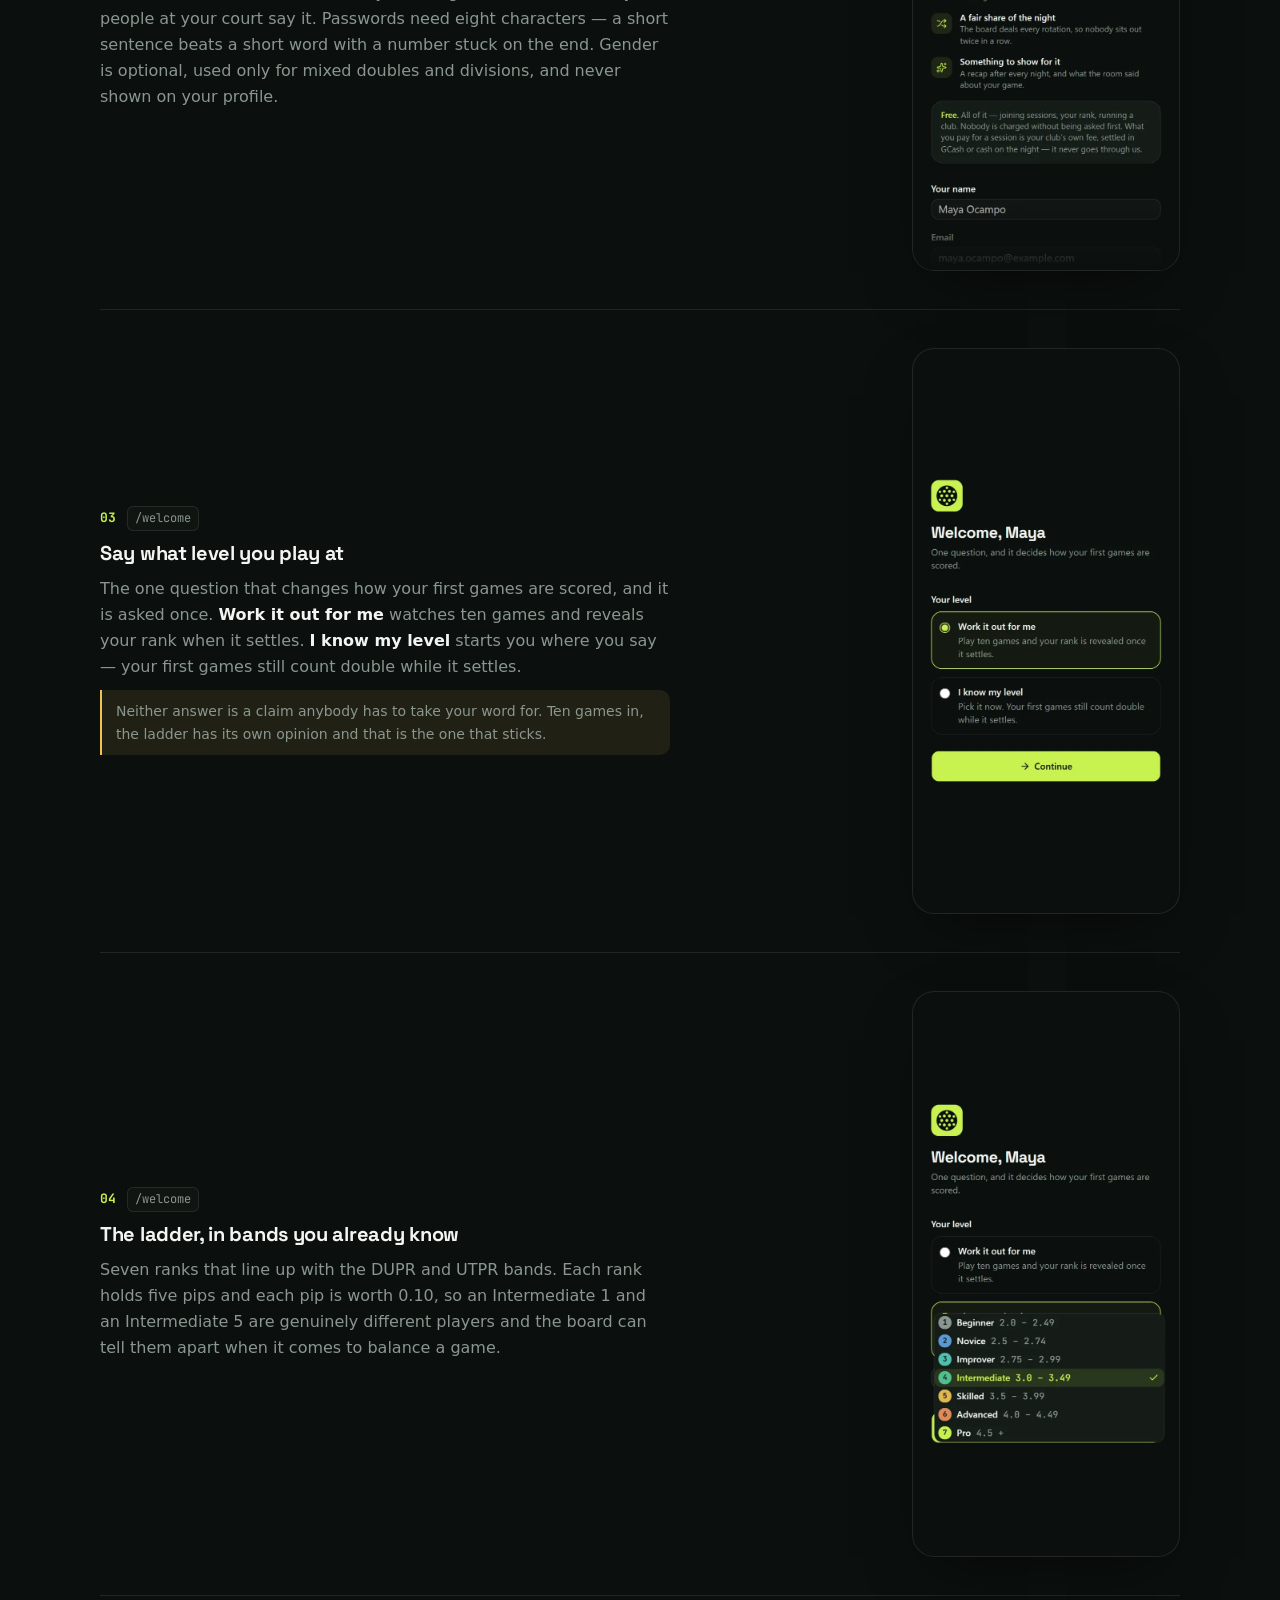
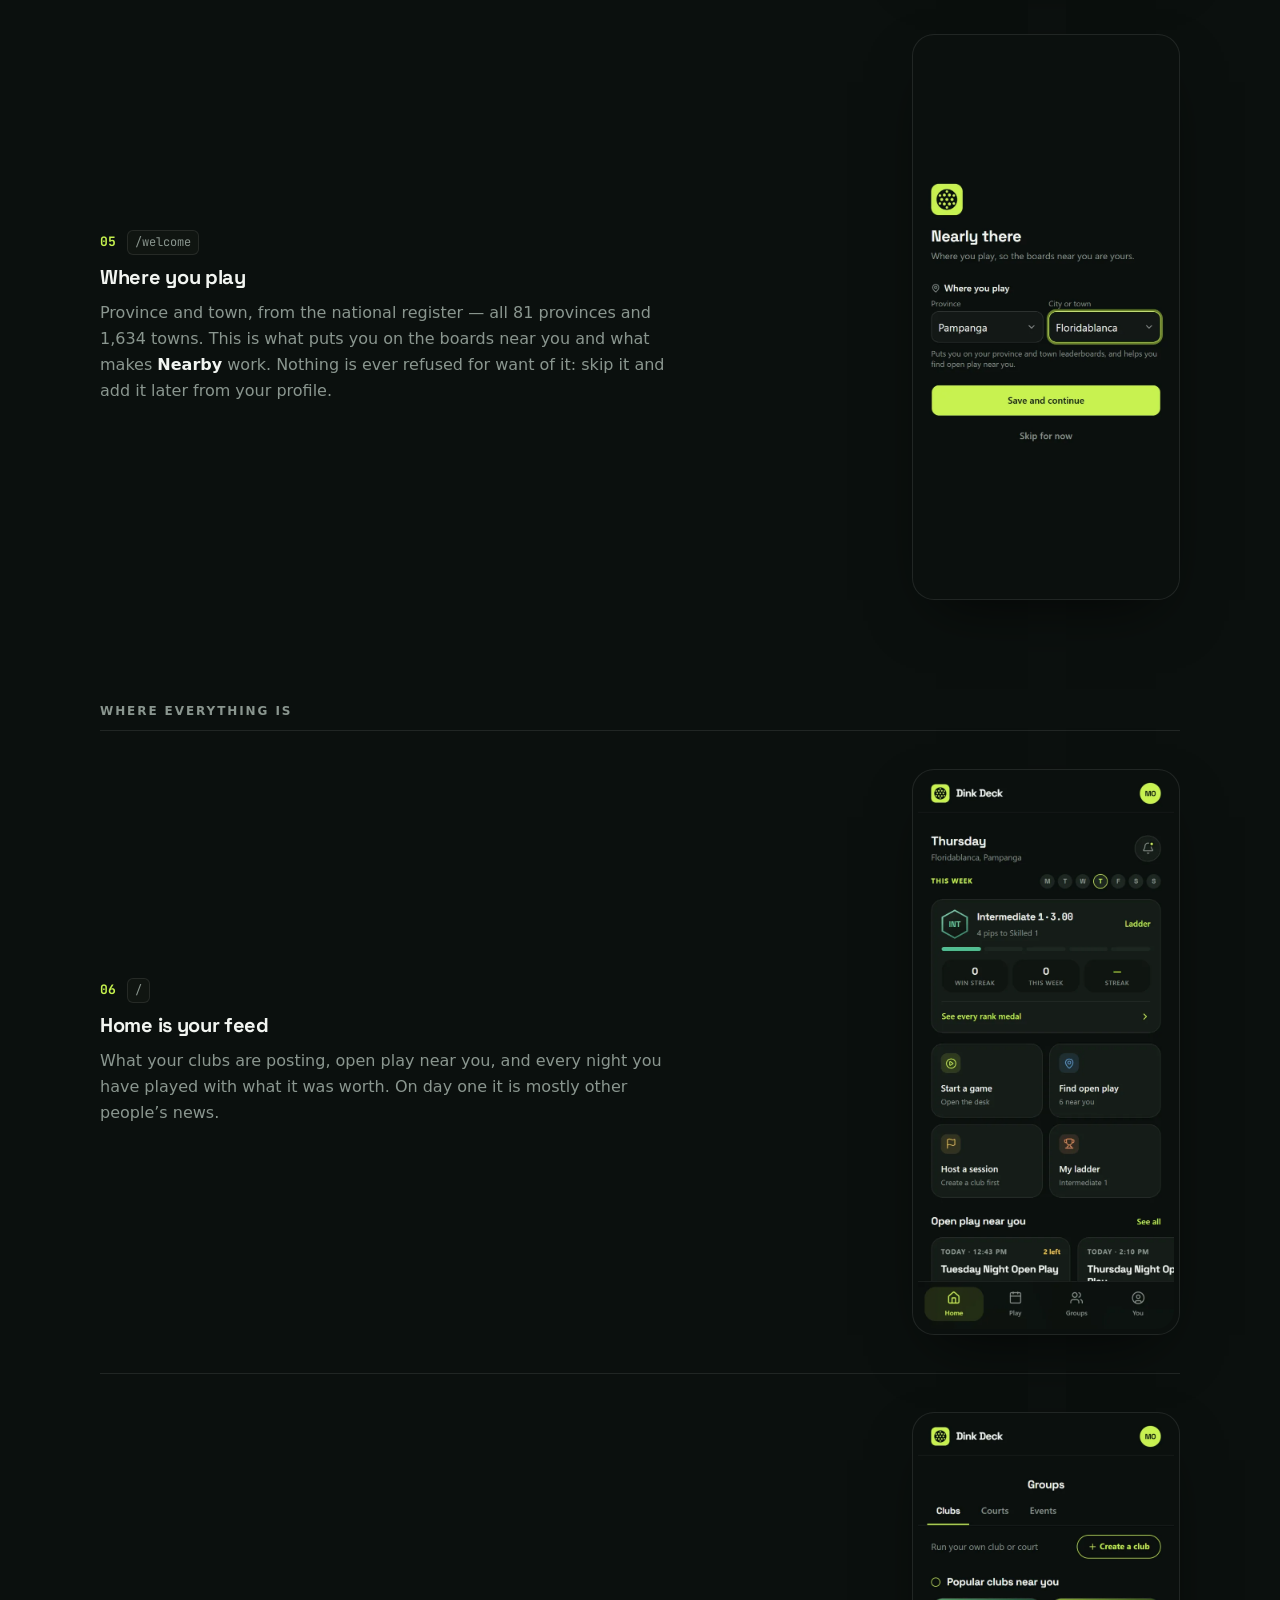
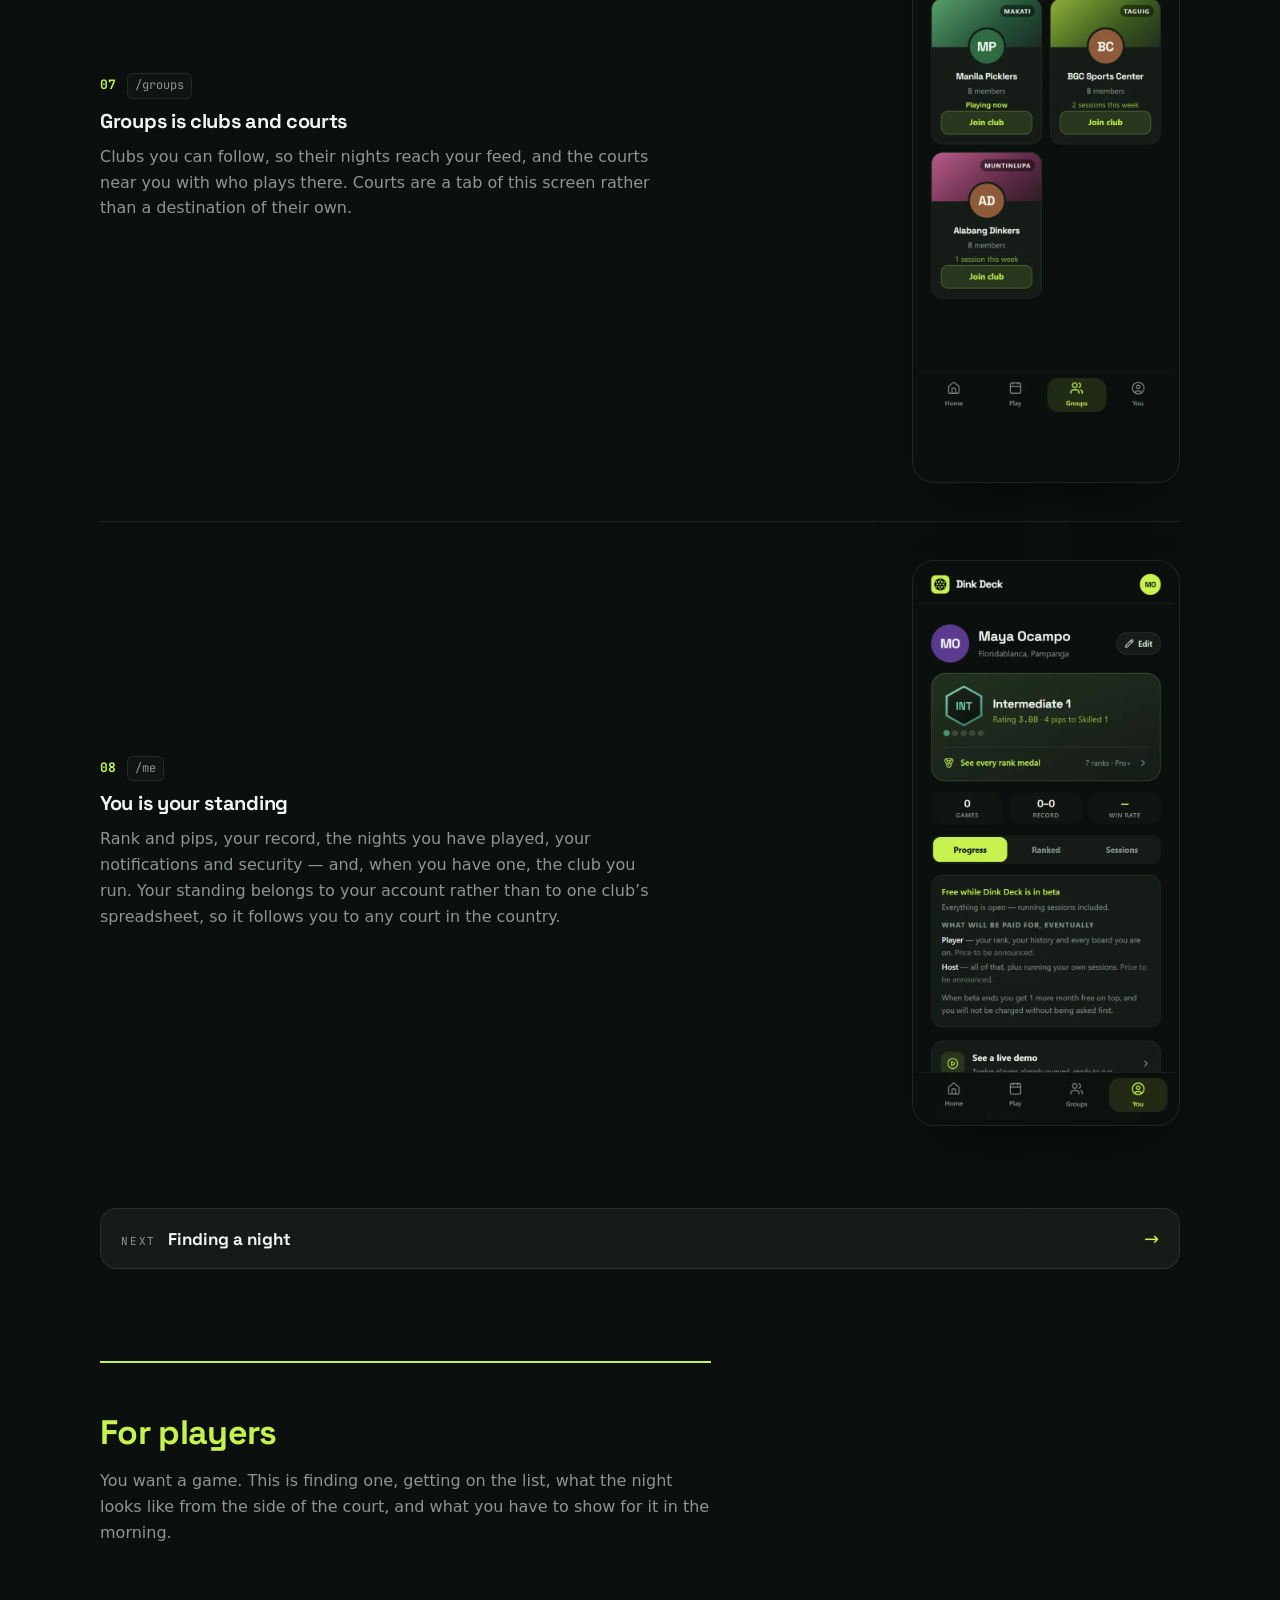
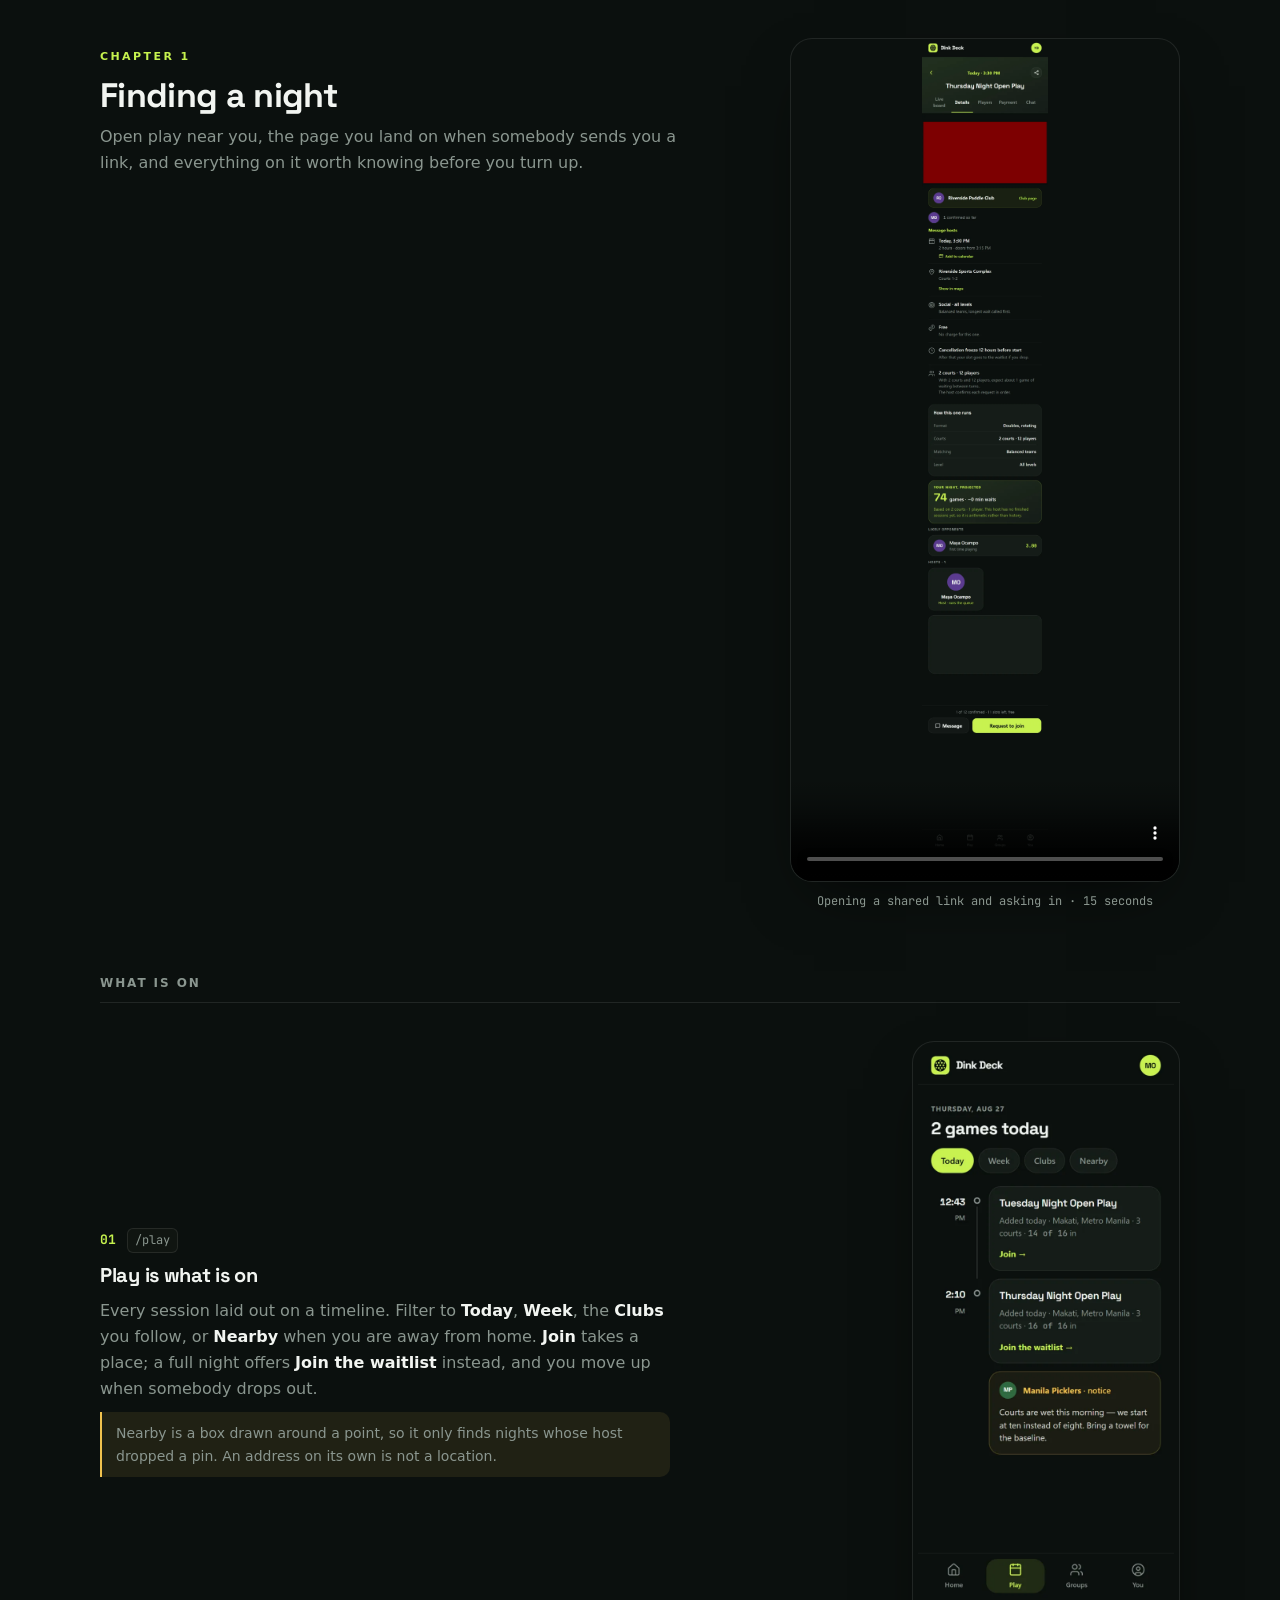
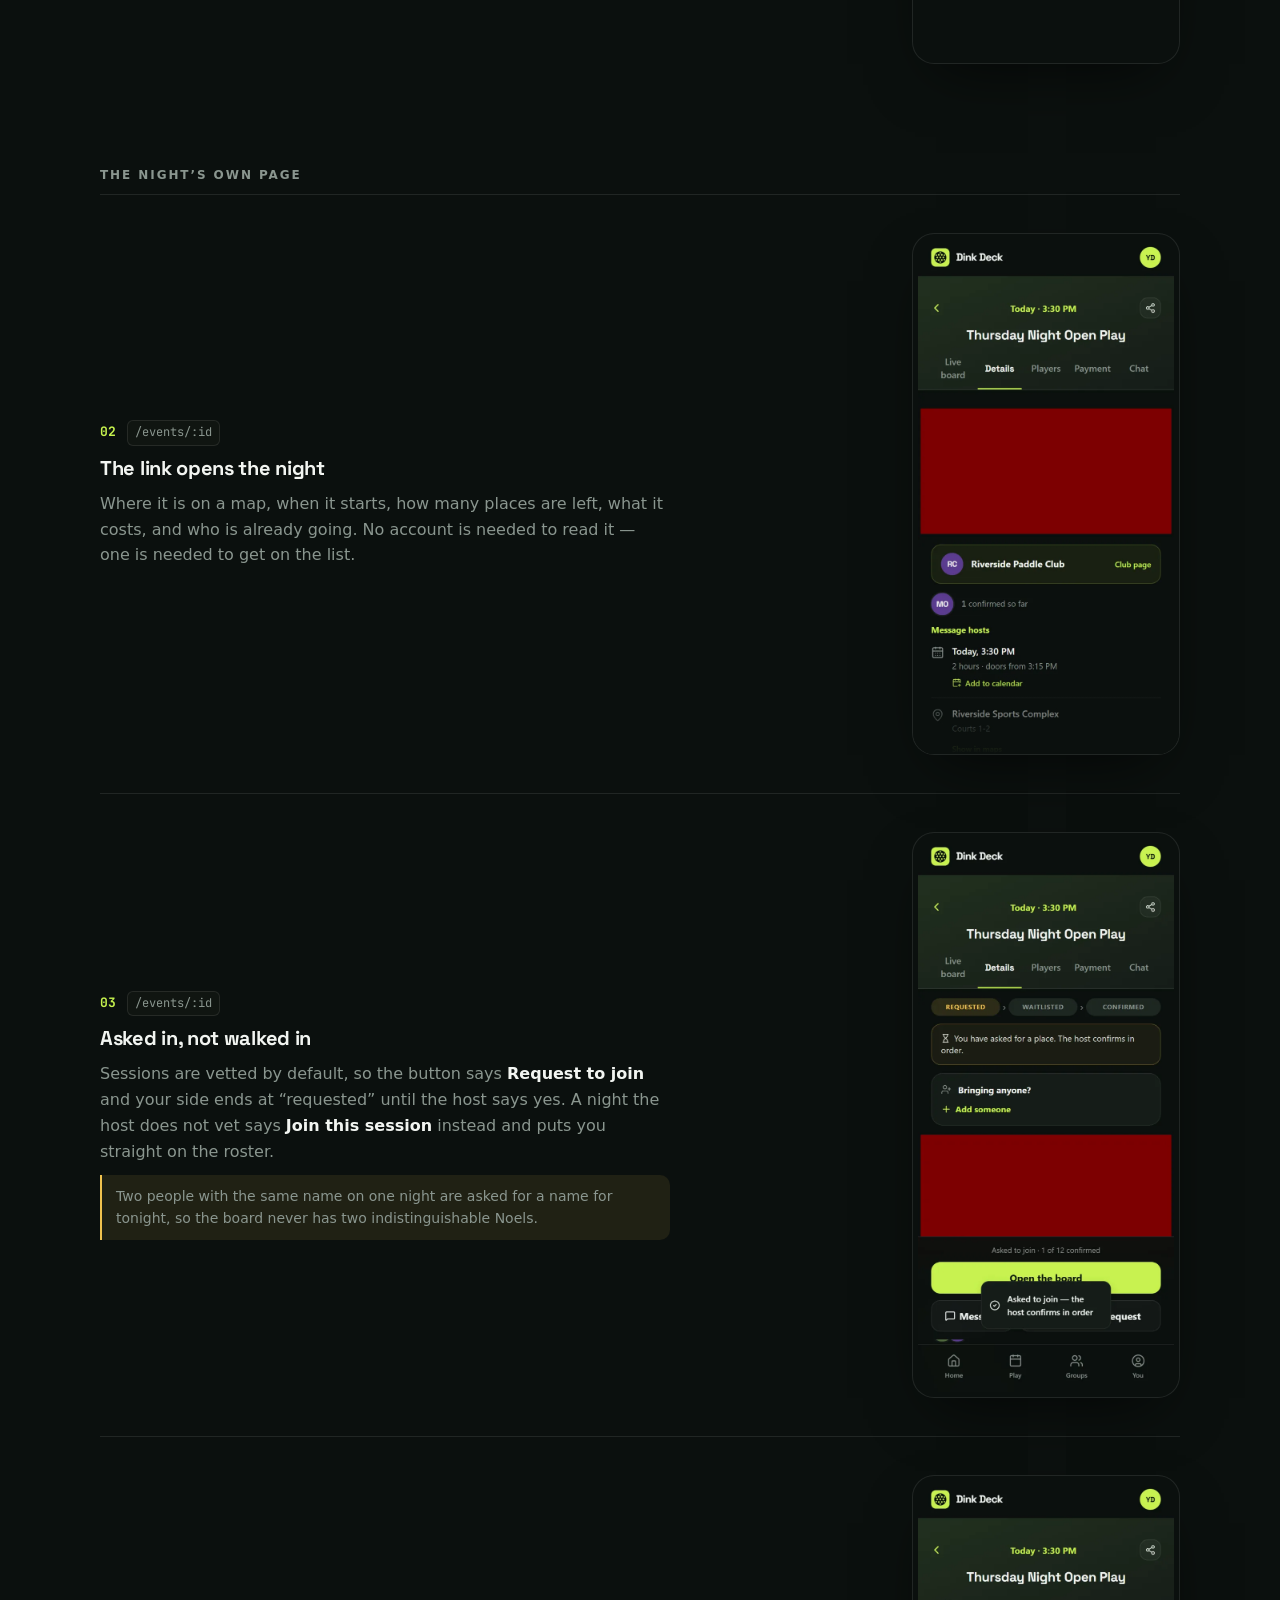
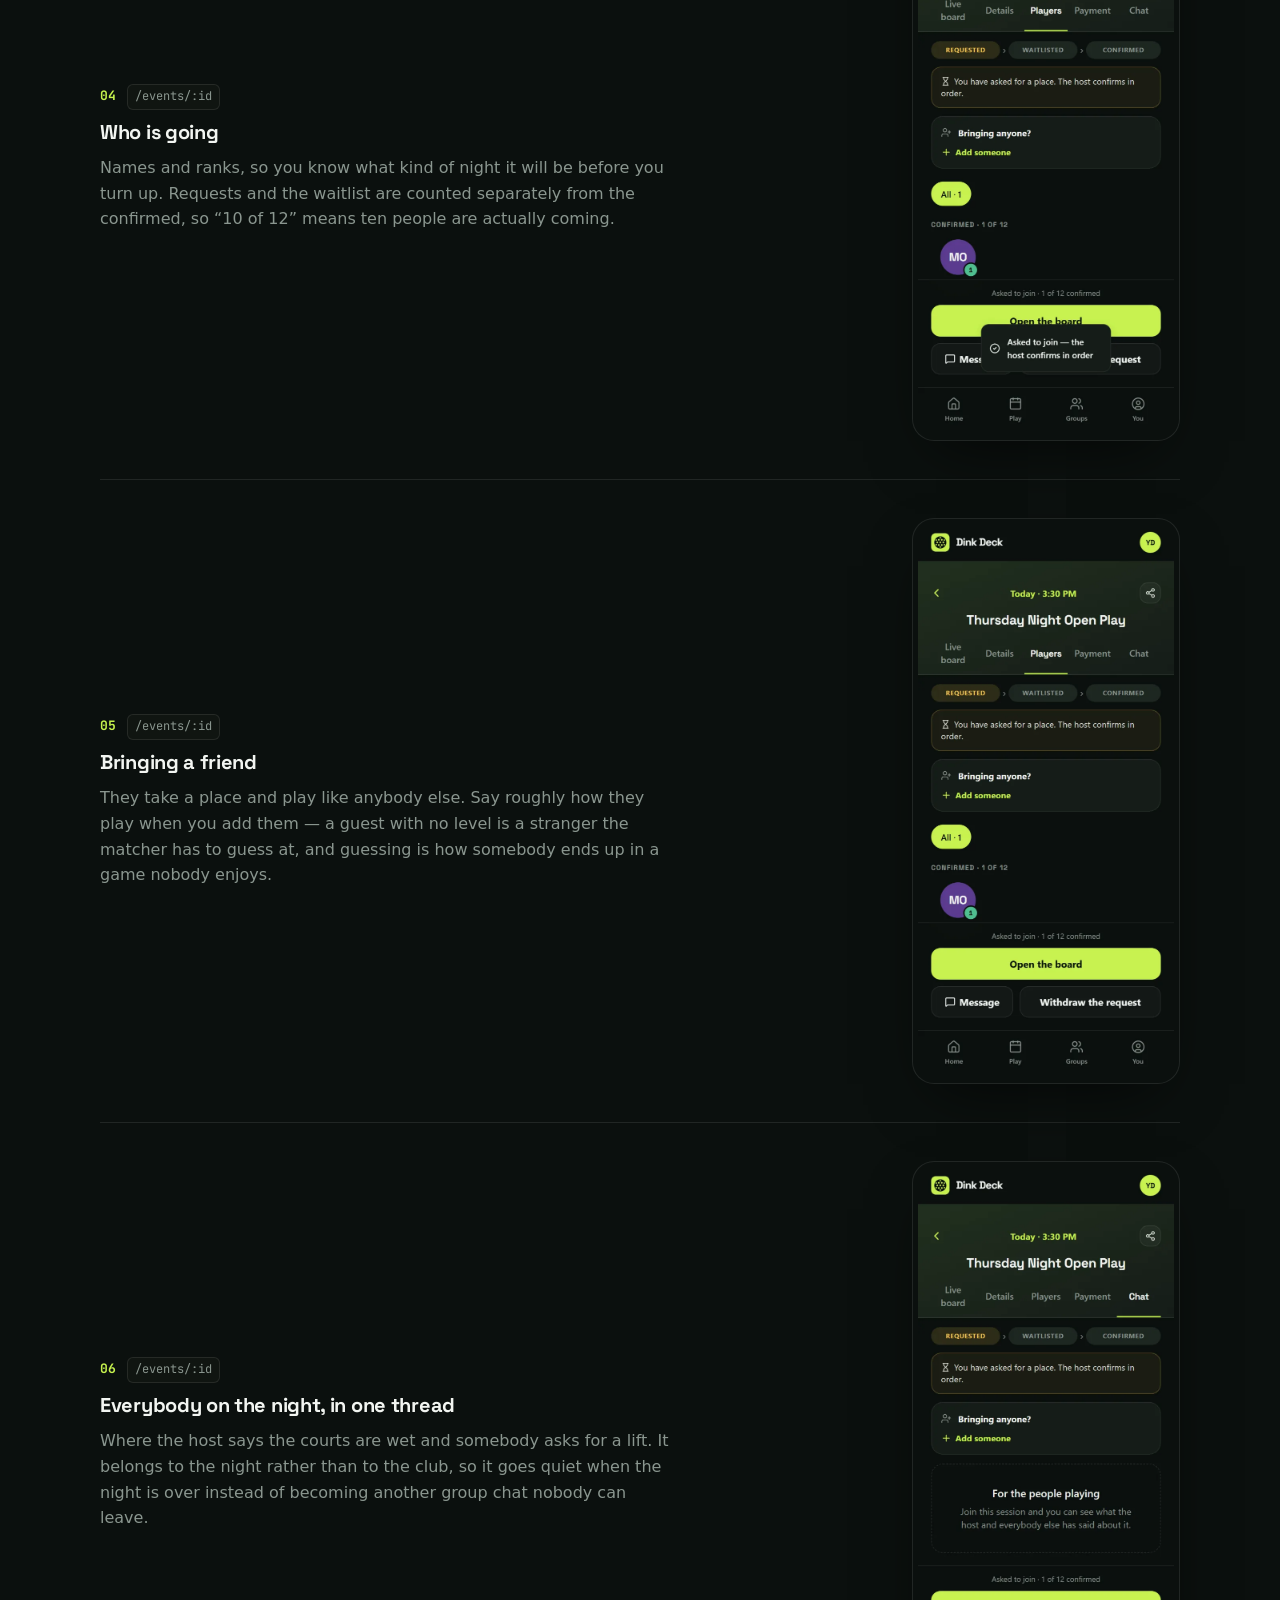
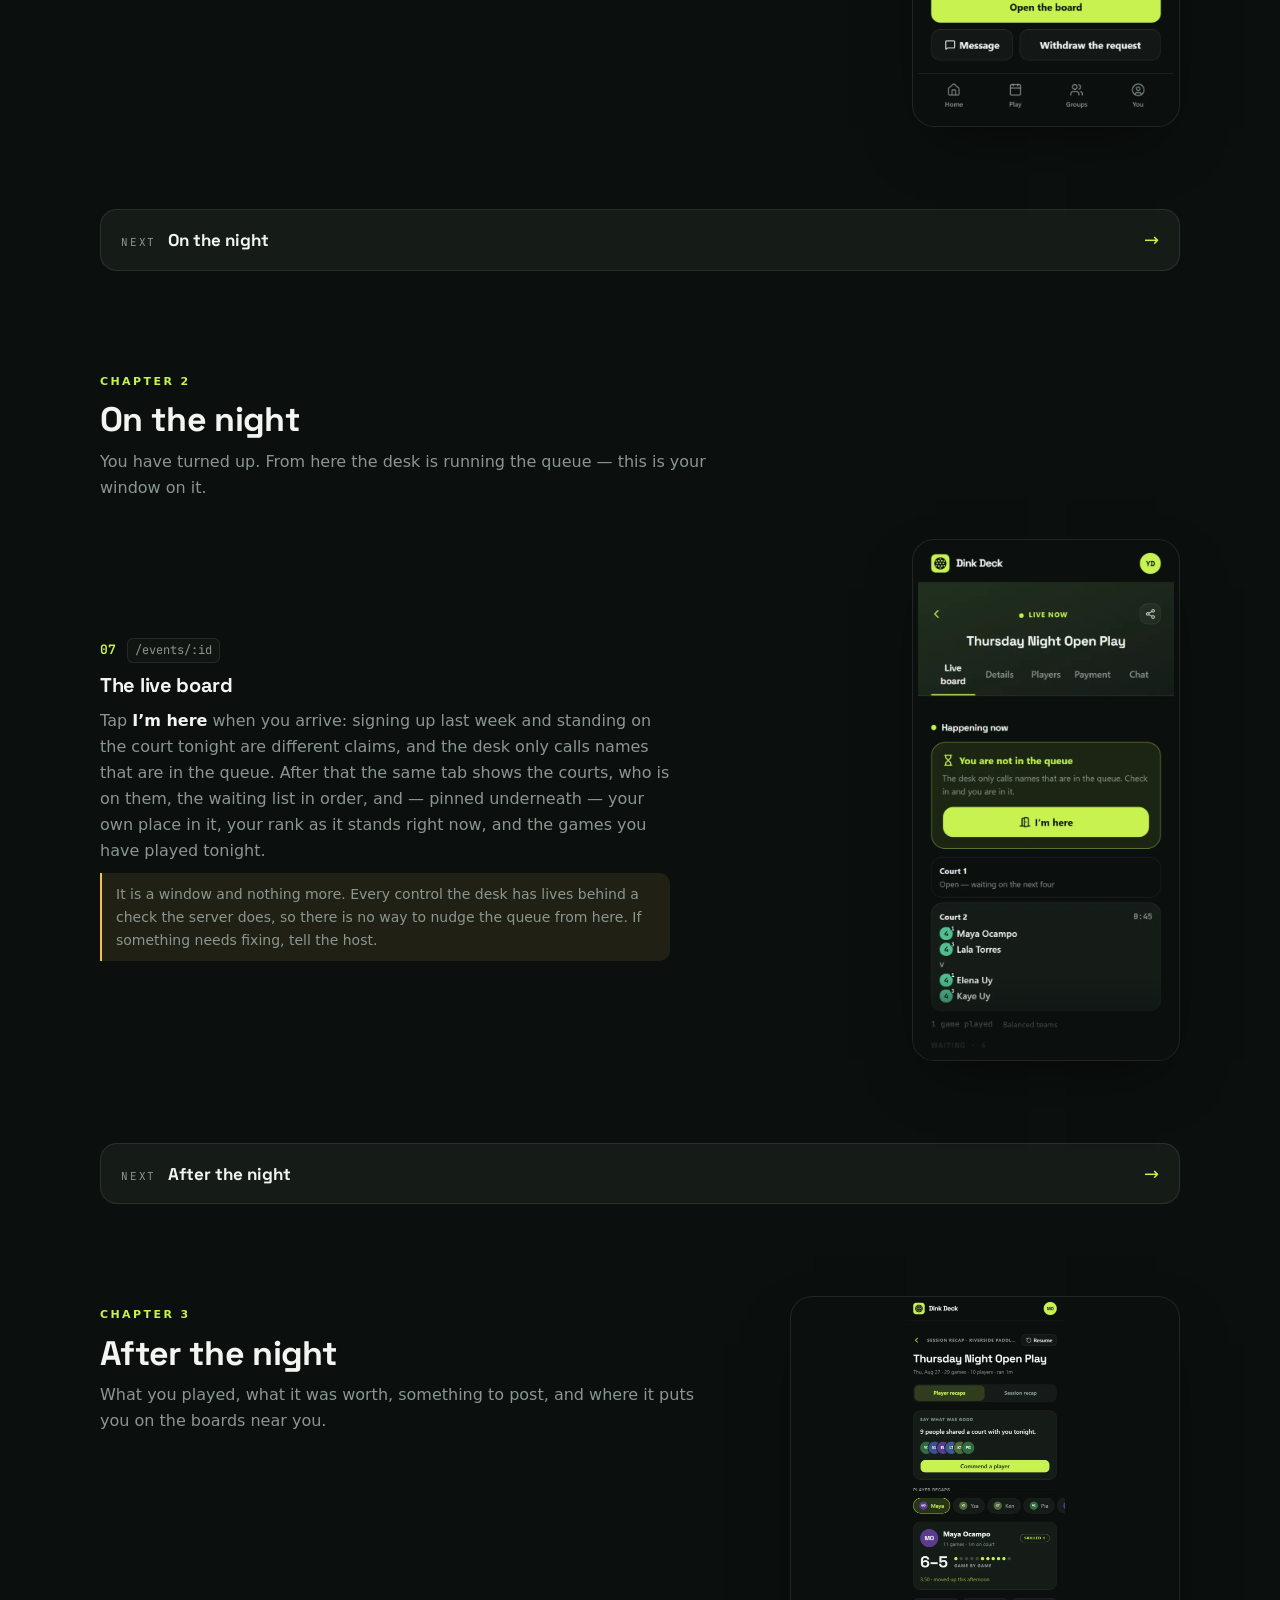
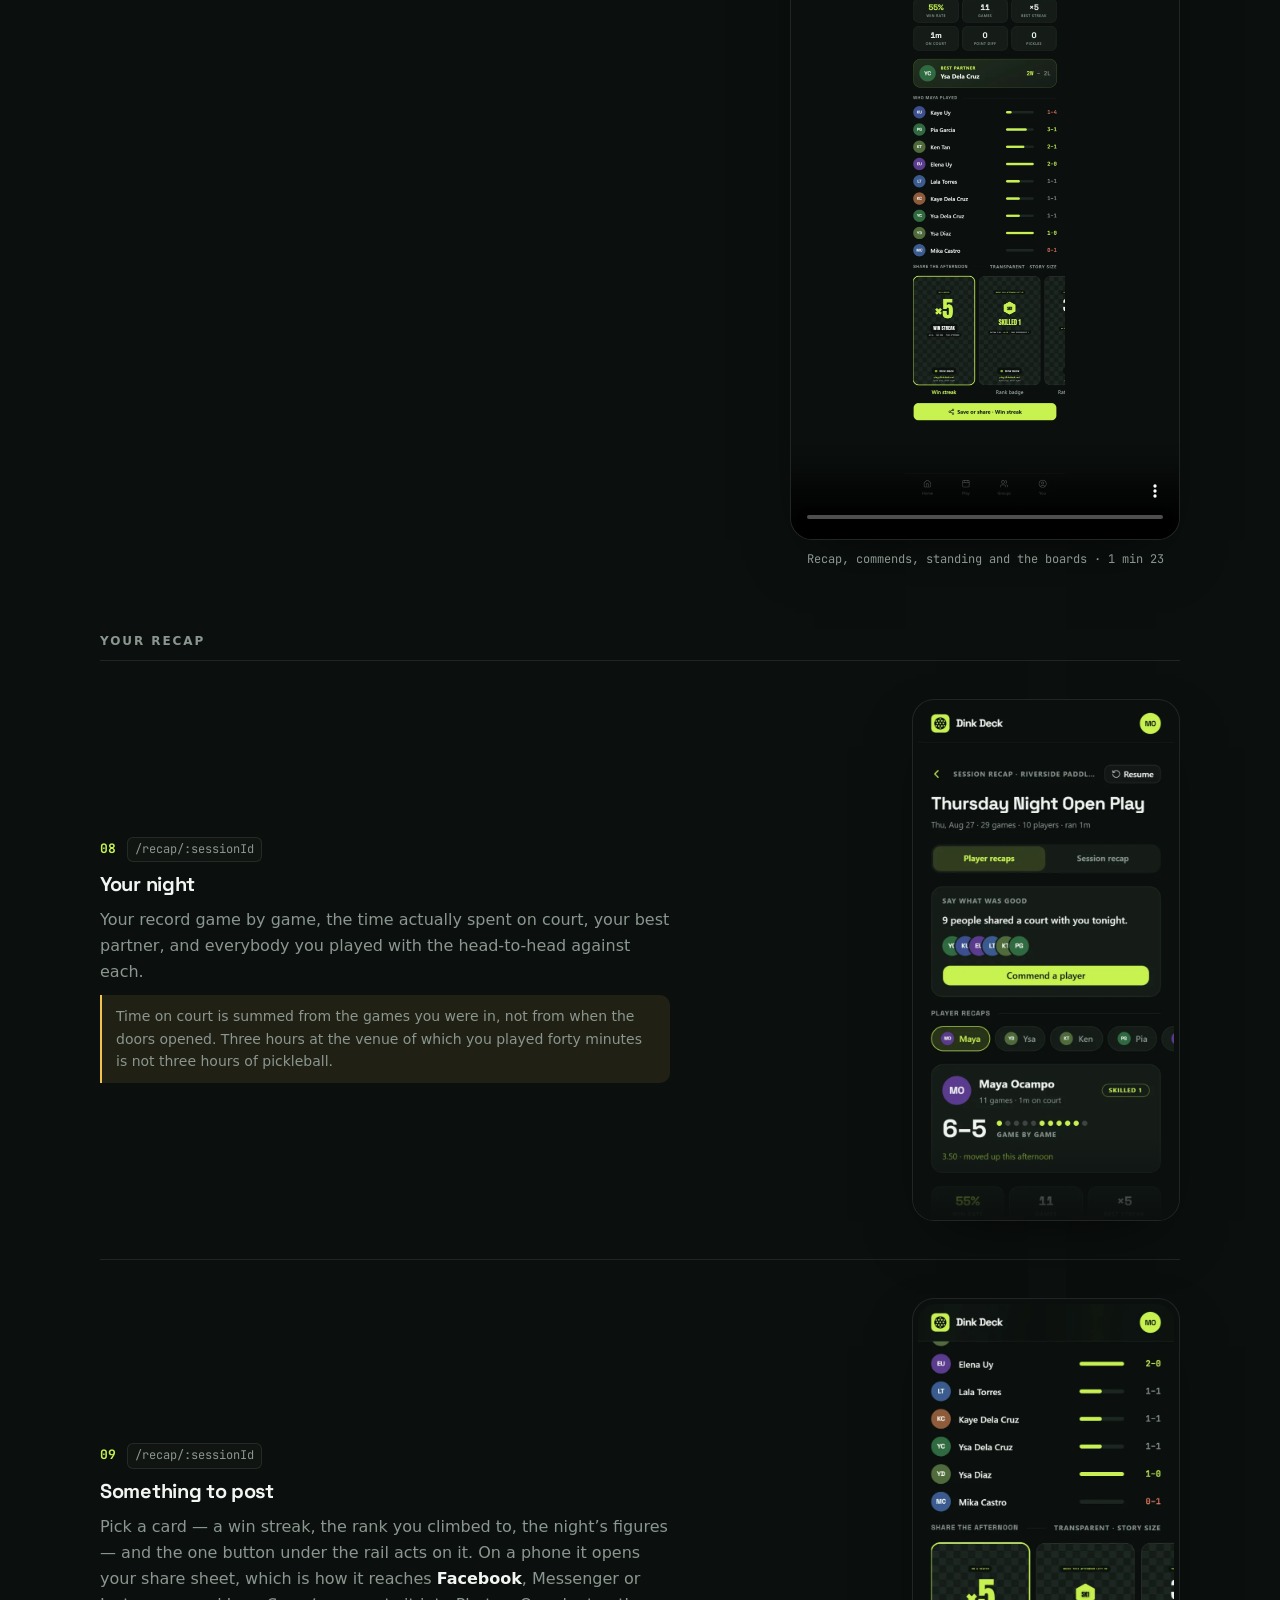
<file: tutorial.html>
<!doctype html>
<html lang="en">
<head>
  <meta charset="UTF-8" />
  <meta name="viewport" content="width=device-width, initial-scale=1" />
  <title>How Dink Deck Works — Step-by-Step Pickleball Open Play Tutorial</title>
  <meta name="description" content="A 61-step walkthrough of Dink Deck with screenshots and four screen recordings: sign up, find open play, start a club, post a session, run the night from the desk, and read the recap." />
  <meta name="robots" content="index, follow" />
  <link rel="canonical" href="https://dinkdeck.net/tutorial" />
  <meta name="theme-color" content="#0b100e" />

  <meta property="og:type" content="article" />
  <meta property="og:url" content="https://dinkdeck.net/tutorial" />
  <meta property="og:site_name" content="Dink Deck" />
  <meta property="og:locale" content="en_US" />
  <meta property="og:title" content="How Dink Deck Works — Step-by-Step Pickleball Open Play Tutorial" />
  <meta property="og:description" content="A 61-step walkthrough of Dink Deck with screenshots and four screen recordings: sign up, find open play, start a club, post a session, run the night from the desk, and read the recap." />
  <meta property="og:image" content="https://dinkdeck.net/images/host-console.png" />
  <meta property="og:image:width" content="1440" />
  <meta property="og:image:height" content="900" />
  <meta property="og:image:alt" content="The Dink Deck host console running two courts of live games with a queue of waiting players" />

  <meta name="twitter:card" content="summary_large_image" />
  <meta name="twitter:title" content="How Dink Deck Works — Step-by-Step Pickleball Open Play Tutorial" />
  <meta name="twitter:description" content="A 61-step walkthrough of Dink Deck with screenshots and four screen recordings: sign up, find open play, start a club, post a session, run the night from the desk, and read the recap." />
  <meta name="twitter:image" content="https://dinkdeck.net/images/host-console.png" />

  <link rel="icon" type="image/svg+xml" href="favicon.svg" />
  <link rel="preconnect" href="https://fonts.googleapis.com" />
  <link rel="preconnect" href="https://fonts.gstatic.com" crossorigin />
  <link href="https://fonts.googleapis.com/css2?family=Space+Grotesk:wght@500;600;700&family=JetBrains+Mono:wght@400;600;700&display=swap" rel="stylesheet" />
  <link rel="stylesheet" href="styles.css" />
  <link rel="stylesheet" href="tutorial.css" />

  <script type="application/ld+json">
{
  "@context": "https://schema.org",
  "@graph": [
    {
      "@type": "HowTo",
      "@id": "https://dinkdeck.net/tutorial#howto",
      "name": "How to run pickleball open play with Dink Deck",
      "description": "A step-by-step walkthrough of Dink Deck: making an account, finding and joining open play, starting a club, posting a session, running the night from the desk, and reading the recap.",
      "totalTime": "PT15M",
      "image": "https://dinkdeck.net/images/host-console.png",
      "supply": [],
      "tool": [
        {
          "@type": "HowToTool",
          "name": "A phone"
        },
        {
          "@type": "HowToTool",
          "name": "A tablet or laptop, to run the desk"
        }
      ],
      "step": [
        {
          "@type": "HowToStep",
          "position": 1,
          "name": "Pick a way in",
          "text": "Dink Deck opens here. An email and a password works everywhere, and is the one to choose if you might run a night from a laptop later — you will sign in there too. Google is offered alongside it: one tap, no password to remember.",
          "url": "https://dinkdeck.net/tutorial#step-1"
        },
        {
          "@type": "HowToStep",
          "position": 2,
          "name": "A name, an email, a password",
          "text": "Your name is what the board calls you all night, so write it the way people at your court say it. Passwords need eight characters — a short sentence beats a short word with a number stuck on the end. Gender is optional, used only for mixed doubles and divisions, and never shown on your profile.",
          "url": "https://dinkdeck.net/tutorial#step-2"
        },
        {
          "@type": "HowToStep",
          "position": 3,
          "name": "Say what level you play at",
          "text": "The one question that changes how your first games are scored, and it is asked once. Work it out for me watches ten games and reveals your rank when it settles. I know my level starts you where you say — your first games still count double while it settles.",
          "url": "https://dinkdeck.net/tutorial#step-3"
        },
        {
          "@type": "HowToStep",
          "position": 4,
          "name": "The ladder, in bands you already know",
          "text": "Seven ranks that line up with the DUPR and UTPR bands. Each rank holds five pips and each pip is worth 0.10, so an Intermediate 1 and an Intermediate 5 are genuinely different players and the board can tell them apart when it comes to balance a game.",
          "url": "https://dinkdeck.net/tutorial#step-4"
        },
        {
          "@type": "HowToStep",
          "position": 5,
          "name": "Where you play",
          "text": "Province and town, from the national register — all 81 provinces and 1,634 towns. This is what puts you on the boards near you and what makes Nearby work. Nothing is ever refused for want of it: skip it and add it later from your profile.",
          "url": "https://dinkdeck.net/tutorial#step-5"
        },
        {
          "@type": "HowToStep",
          "position": 6,
          "name": "Home is your feed",
          "text": "What your clubs are posting, open play near you, and every night you have played with what it was worth. On day one it is mostly other people’s news.",
          "url": "https://dinkdeck.net/tutorial#step-6"
        },
        {
          "@type": "HowToStep",
          "position": 7,
          "name": "Groups is clubs and courts",
          "text": "Clubs you can follow, so their nights reach your feed, and the courts near you with who plays there. Courts are a tab of this screen rather than a destination of their own.",
          "url": "https://dinkdeck.net/tutorial#step-7"
        },
        {
          "@type": "HowToStep",
          "position": 8,
          "name": "You is your standing",
          "text": "Rank and pips, your record, the nights you have played, your notifications and security — and, when you have one, the club you run. Your standing belongs to your account rather than to one club’s spreadsheet, so it follows you to any court in the country.",
          "url": "https://dinkdeck.net/tutorial#step-8"
        },
        {
          "@type": "HowToStep",
          "position": 1,
          "name": "Play is what is on",
          "text": "Every session laid out on a timeline. Filter to Today, Week, the Clubs you follow, or Nearby when you are away from home. Join takes a place; a full night offers Join the waitlist instead, and you move up when somebody drops out.",
          "url": "https://dinkdeck.net/tutorial#step-1"
        },
        {
          "@type": "HowToStep",
          "position": 2,
          "name": "The link opens the night",
          "text": "Where it is on a map, when it starts, how many places are left, what it costs, and who is already going. No account is needed to read it — one is needed to get on the list.",
          "url": "https://dinkdeck.net/tutorial#step-2"
        },
        {
          "@type": "HowToStep",
          "position": 3,
          "name": "Asked in, not walked in",
          "text": "Sessions are vetted by default, so the button says Request to join and your side ends at “requested” until the host says yes. A night the host does not vet says Join this session instead and puts you straight on the roster.",
          "url": "https://dinkdeck.net/tutorial#step-3"
        },
        {
          "@type": "HowToStep",
          "position": 4,
          "name": "Who is going",
          "text": "Names and ranks, so you know what kind of night it will be before you turn up. Requests and the waitlist are counted separately from the confirmed, so “10 of 12” means ten people are actually coming.",
          "url": "https://dinkdeck.net/tutorial#step-4"
        },
        {
          "@type": "HowToStep",
          "position": 5,
          "name": "Bringing a friend",
          "text": "They take a place and play like anybody else. Say roughly how they play when you add them — a guest with no level is a stranger the matcher has to guess at, and guessing is how somebody ends up in a game nobody enjoys.",
          "url": "https://dinkdeck.net/tutorial#step-5"
        },
        {
          "@type": "HowToStep",
          "position": 6,
          "name": "Everybody on the night, in one thread",
          "text": "Where the host says the courts are wet and somebody asks for a lift. It belongs to the night rather than to the club, so it goes quiet when the night is over instead of becoming another group chat nobody can leave.",
          "url": "https://dinkdeck.net/tutorial#step-6"
        },
        {
          "@type": "HowToStep",
          "position": 7,
          "name": "The live board",
          "text": "Tap I’m here when you arrive: signing up last week and standing on the court tonight are different claims, and the desk only calls names that are in the queue. After that the same tab shows the courts, who is on them, the waiting list in order, and — pinned underneath — your own place in it, your rank as it stands right now, and the games you have played tonight.",
          "url": "https://dinkdeck.net/tutorial#step-7"
        },
        {
          "@type": "HowToStep",
          "position": 8,
          "name": "Your night",
          "text": "Your record game by game, the time actually spent on court, your best partner, and everybody you played with the head-to-head against each.",
          "url": "https://dinkdeck.net/tutorial#step-8"
        },
        {
          "@type": "HowToStep",
          "position": 9,
          "name": "Something to post",
          "text": "Pick a card — a win streak, the rank you climbed to, the night’s figures — and the one button under the rail acts on it. On a phone it opens your share sheet, which is how it reaches Facebook, Messenger or Instagram, and how Save Image gets it into Photos. On a laptop there is no sheet, so it downloads instead.",
          "url": "https://dinkdeck.net/tutorial#step-9"
        },
        {
          "@type": "HowToStep",
          "position": 10,
          "name": "Say what was good",
          "text": "A rating knows who won. It does not know who made the walk-up welcome, or kept their head when the score got away, or hit the one ATP everybody is still talking about. Commends are the other half — what the room says, rather than what the scoreboard says.",
          "url": "https://dinkdeck.net/tutorial#step-10"
        },
        {
          "@type": "HowToStep",
          "position": 11,
          "name": "Who made your night",
          "text": "Everybody you actually shared a court with, and whoever ran the night. You cannot commend somebody you never played: the server checks that, not just the screen.",
          "url": "https://dinkdeck.net/tutorial#step-11"
        },
        {
          "@type": "HowToStep",
          "position": 12,
          "name": "And what they did",
          "text": "Shots, the way they played, the way they were to play with. Pick as many as fit — there is a cap on how many people one person can name, and it is the server’s number, so the chips stop at exactly the point the API would refuse.",
          "url": "https://dinkdeck.net/tutorial#step-12"
        },
        {
          "@type": "HowToStep",
          "position": 13,
          "name": "The whole night, not just yours",
          "text": "Top of the board, the highlights, and every game in the order it was played. A host can flip between players with the chips at the top; everybody else reads their own.",
          "url": "https://dinkdeck.net/tutorial#step-13"
        },
        {
          "@type": "HowToStep",
          "position": 14,
          "name": "On your front page",
          "text": "The night lands on Home with three figures from three different places: the record from the games, the rating movement banked at the moment the host closed the session, and the time from the game clocks themselves.",
          "url": "https://dinkdeck.net/tutorial#step-14"
        },
        {
          "@type": "HowToStep",
          "position": 15,
          "name": "Your standing",
          "text": "Rank and pips, and your record all time. Win a game and you gain a pip; lose one and you drop a pip. The size of the step depends on who you beat, so beating a stronger side is worth more than beating a weaker one.",
          "url": "https://dinkdeck.net/tutorial#step-15"
        },
        {
          "@type": "HowToStep",
          "position": 16,
          "name": "Every night you have played",
          "text": "Each one keeps its own record and what it was worth, and links back to its recap. Nothing is lost when a club stops running.",
          "url": "https://dinkdeck.net/tutorial#step-16"
        },
        {
          "@type": "HowToStep",
          "position": 17,
          "name": "Your statistics",
          "text": "Reached from Your statistics on your profile. Games by day and by month, the venues you play most, and the line your rating has taken night by night.",
          "url": "https://dinkdeck.net/tutorial#step-17"
        },
        {
          "@type": "HowToStep",
          "position": 18,
          "name": "Who is climbing, everywhere",
          "text": "The boards rank on rating gained since the board last settled, so a good run shows up here long before it moves a standing anywhere else. Your own place is pinned at the top whatever it is — finding yourself is most of the reason anybody opens a leaderboard.",
          "url": "https://dinkdeck.net/tutorial#step-18"
        },
        {
          "@type": "HowToStep",
          "position": 19,
          "name": "Your province",
          "text": "The same board narrowed to your province. This is what the town and province questions at sign-up were for.",
          "url": "https://dinkdeck.net/tutorial#step-19"
        },
        {
          "@type": "HowToStep",
          "position": 20,
          "name": "Your town",
          "text": "Narrowed again. A town board is small enough to actually be somebody on, which is the point of having one.",
          "url": "https://dinkdeck.net/tutorial#step-20"
        },
        {
          "@type": "HowToStep",
          "position": 21,
          "name": "All time, or the last seven days",
          "text": "The board settles once a week, so a placing holds for the week instead of shifting after every game. The arrow beside a name is places moved since it last settled.",
          "url": "https://dinkdeck.net/tutorial#step-21"
        },
        {
          "@type": "HowToStep",
          "position": 22,
          "name": "The board that is not a ladder",
          "text": "The other half of the commends. Ranked on how many different people said something good about you rather than on how much you win — and a tag of its own answers “who is the best dinker here”. Nothing from the ladder leaks onto it: no rank badge, no rating.",
          "url": "https://dinkdeck.net/tutorial#step-22"
        },
        {
          "@type": "HowToStep",
          "position": 23,
          "name": "The whole ladder",
          "text": "Thirty steps end to end, Beginner 1 to Pro 5, and where you are on it. Crossing a rank raises its own notice at the desk, so a promotion is something the room sees.",
          "url": "https://dinkdeck.net/tutorial#step-23"
        },
        {
          "@type": "HowToStep",
          "position": 1,
          "name": "Anyone can host",
          "text": "From You, tap create one under “Run your own open play”. A club or group is a set of people; a court or venue is a place that runs its own nights. There is no application and nothing to be approved for.",
          "url": "https://dinkdeck.net/tutorial#step-1"
        },
        {
          "@type": "HowToStep",
          "position": 2,
          "name": "Your club page",
          "text": "Sessions, a feed you can post to, members and payments all live here. It is also the page you share when somebody asks where you play, and it reads perfectly well for people with no account.",
          "url": "https://dinkdeck.net/tutorial#step-2"
        },
        {
          "@type": "HowToStep",
          "position": 3,
          "name": "What and where",
          "text": "Name the night, say where it is, and set the date and time — or take one of the presets. Then tap Pin it. The address is for reading; the pin is what a search “near me” actually answers, and a night with no pin is outside every one of those boxes.",
          "url": "https://dinkdeck.net/tutorial#step-3"
        },
        {
          "@type": "HowToStep",
          "position": 4,
          "name": "How the night runs",
          "text": "How many courts, and a cap on numbers. Two courts seat eight at a time and everybody else waits their turn, so a cap of twelve on two courts is a busy but rotating night. Sixteen on two is a lot of sitting.",
          "url": "https://dinkdeck.net/tutorial#step-4"
        },
        {
          "@type": "HowToStep",
          "position": 5,
          "name": "Read it back, then post",
          "text": "The last step shows the night as a player will see it. Posting publishes it: it is on the Play timeline, it is in the feed of everyone following the club, and it has a link you can send.",
          "url": "https://dinkdeck.net/tutorial#step-5"
        },
        {
          "@type": "HowToStep",
          "position": 6,
          "name": "It is live",
          "text": "The night’s own page, and the one you will come back to all week. Put a photo on it, message the people who are in, and — when the evening comes — open the desk from here.",
          "url": "https://dinkdeck.net/tutorial#step-6"
        },
        {
          "@type": "HowToStep",
          "position": 7,
          "name": "Playing, or running it?",
          "text": "Only whoever runs the club is asked this. Playing tonight takes a place and puts you in the queue like anybody else — you can still run the board. Running it, not playing keeps your place free for a player.",
          "url": "https://dinkdeck.net/tutorial#step-7"
        },
        {
          "@type": "HowToStep",
          "position": 8,
          "name": "Getting it in front of people",
          "text": "A link anybody can open, whether or not they have an account. It also lands on the Play timeline and in the feed of everyone following the club, and people nearby are told a new night has been posted.",
          "url": "https://dinkdeck.net/tutorial#step-8"
        },
        {
          "@type": "HowToStep",
          "position": 9,
          "name": "Nothing is final",
          "text": "Courts, numbers, the time, the fee, whether you vet who comes — all of it changes after posting, and everybody already in is told. Cancelling is here too, and it is a status rather than a deletion: the night stays readable for the people who had planned around it.",
          "url": "https://dinkdeck.net/tutorial#step-9"
        },
        {
          "@type": "HowToStep",
          "position": 10,
          "name": "Confirm who asked in",
          "text": "Every request with the rank they play at and, if they have played your nights before, how often they did not turn up. Confirm the ones you want; the rest stay requested or go on the waitlist, and nobody is left guessing which.",
          "url": "https://dinkdeck.net/tutorial#step-10"
        },
        {
          "@type": "HowToStep",
          "position": 11,
          "name": "The roster is the night",
          "text": "Nobody types a name at the desk. The people who signed up are the people the board deals, and their standing comes with them — which is what makes the first game of the evening a fair one instead of a guess.",
          "url": "https://dinkdeck.net/tutorial#step-11"
        },
        {
          "@type": "HowToStep",
          "position": 12,
          "name": "Sign in where you will run it",
          "text": "A laptop or a tablet at the desk, on the same account. Anything wider than a phone gets the two-column console; a phone gets a one-handed version of the same board rather than a squeezed copy of the other.",
          "url": "https://dinkdeck.net/tutorial#step-12"
        },
        {
          "@type": "HowToStep",
          "position": 13,
          "name": "Open the desk",
          "text": "View session on the event page opens the console — organizers only; the server refuses anybody else rather than hiding the link and hoping. It shows who is expected and then waits: opening the night is a deliberate act, not something that happens because somebody looked at the page.",
          "url": "https://dinkdeck.net/tutorial#step-13"
        },
        {
          "@type": "HowToStep",
          "position": 14,
          "name": "Check people in as they arrive",
          "text": "The night begins with an empty room. Nobody is dealt into a game until they are checked in — tap them one at a time as they walk up, or Check all in when the room is already full.",
          "url": "https://dinkdeck.net/tutorial#step-14"
        },
        {
          "@type": "HowToStep",
          "position": 15,
          "name": "What you are looking at",
          "text": "Courts on one side, the queue on the other. Games are planned together rather than picked one at a time, so the board seats as many people as it can and match quality only breaks ties — which is what stops an awkward-to-pair player sitting out all night while everyone around them plays.",
          "url": "https://dinkdeck.net/tutorial#step-15"
        },
        {
          "@type": "HowToStep",
          "position": 16,
          "name": "Who is on, and who is next",
          "text": "Each court shows the match it will actually play — Team A over Team B, with the projected rating on each side. The waiting list is split the same way: On next, Then, Still waiting, each headed with the matchup and who is partnered with whom.",
          "url": "https://dinkdeck.net/tutorial#step-16"
        },
        {
          "@type": "HowToStep",
          "position": 17,
          "name": "Everything the desk can do",
          "text": "One row along the top, and it is the whole console. Fill all courts seats every open one at once. Then, in order: Players, Rank medals, Session results, Session setup, How this works, and Finish. Every one of them is named and explained in Every control on the desk, in the reference.",
          "url": "https://dinkdeck.net/tutorial#step-17"
        },
        {
          "@type": "HowToStep",
          "position": 18,
          "name": "And everything you can do to one player",
          "text": "Three controls on every row. Priority stars them to the front — for a coach, a member, or somebody who has to leave soon. Partner pins two people together for the night. Sit out takes them off the queue until they tap back in. A fourth, Skip, appears only on somebody who has just been called: nobody further back has a game to be pulled out of yet.",
          "url": "https://dinkdeck.net/tutorial#step-18"
        },
        {
          "@type": "HowToStep",
          "position": 19,
          "name": "The room, in one sheet",
          "text": "Not just the queue: everyone signed in, who is on court and which one, and who is sitting out with a one-tap way back. This is also where you add the regular who does not use the app.",
          "url": "https://dinkdeck.net/tutorial#step-19"
        },
        {
          "@type": "HowToStep",
          "position": 20,
          "name": "How the night is matched",
          "text": "Setup holds the courts, the optional challenger court, and the matchmaking range — how far apart players in one game may be, counted in ladder steps, where a pip is one step and a rank is five. It works itself out from who is actually in the room, so there is nothing to set.",
          "url": "https://dinkdeck.net/tutorial#step-20"
        },
        {
          "@type": "HowToStep",
          "position": 21,
          "name": "Lodge the result",
          "text": "End the game, type the score, and confirm the side that won. The score names its own winner — the buttons only confirm it, which is what stops “Team A won, 7–11” being lodged by a mis-tap.",
          "url": "https://dinkdeck.net/tutorial#step-21"
        },
        {
          "@type": "HowToStep",
          "position": 22,
          "name": "Recorded, and on its way",
          "text": "The next four go straight on. Results queue on the device and send when there is signal — the counter tells you how many are still to go, and a replayed batch is a no-op rather than a game counted twice.",
          "url": "https://dinkdeck.net/tutorial#step-22"
        },
        {
          "@type": "HowToStep",
          "position": 23,
          "name": "Tonight, so far",
          "text": "Session results is the night’s own leaderboard and its history — who has won what, and every game in the order it was played.",
          "url": "https://dinkdeck.net/tutorial#step-23"
        },
        {
          "@type": "HowToStep",
          "position": 24,
          "name": "Re-draw the order",
          "text": "The night opened in check-in order, which is the order people happened to arrive in. One tap re-draws it — seeded, so it survives a re-render and a reload without anybody appearing to jump the line.",
          "url": "https://dinkdeck.net/tutorial#step-24"
        },
        {
          "@type": "HowToStep",
          "position": 25,
          "name": "Or choose the four yourself",
          "text": "For the game the queue will not offer — a coach who wants a particular pairing, or four friends who came together and want one game before the night swallows them. The board picks up again afterwards.",
          "url": "https://dinkdeck.net/tutorial#step-25"
        },
        {
          "@type": "HowToStep",
          "position": 26,
          "name": "Last game in",
          "text": "Wait until the counter says nothing is left to send. Everything on this screen is already on the device; this is about the server having it too.",
          "url": "https://dinkdeck.net/tutorial#step-26"
        },
        {
          "@type": "HowToStep",
          "position": 27,
          "name": "Finish and post the results",
          "text": "This is what writes the night back to everybody who played it: their record, their pips, and what their rating was before and after. It is the only moment that can bank the “before”, which is why the app asks rather than assuming.",
          "url": "https://dinkdeck.net/tutorial#step-27"
        },
        {
          "@type": "HowToStep",
          "position": 28,
          "name": "The desk is shut",
          "text": "Coming back to a closed night gets this instead of a board. If somebody turns up late and you want another hour, Reopen the night picks the board up exactly where it was closed — nothing that was banked is lost.",
          "url": "https://dinkdeck.net/tutorial#step-28"
        },
        {
          "@type": "HowToStep",
          "position": 29,
          "name": "The club’s post of the night",
          "text": "The whole session as a card — the board, the record, and the club’s own mark ghosted into the ground, in the club’s colours if it has them. This is the one you put on the club page or in the group chat the morning after. Host-only, because posting it is the club speaking.",
          "url": "https://dinkdeck.net/tutorial#step-29"
        },
        {
          "@type": "HowToStep",
          "position": 30,
          "name": "What the night took",
          "text": "Who has paid and who has not, night by night. The money itself never goes through Dink Deck — a club’s fee is settled in GCash or cash on the night, and this only keeps the count so nobody has to remember it.",
          "url": "https://dinkdeck.net/tutorial#step-30"
        }
      ]
    },
    {
      "@type": "BreadcrumbList",
      "itemListElement": [
        {
          "@type": "ListItem",
          "position": 1,
          "name": "Dink Deck",
          "item": "https://dinkdeck.net/"
        },
        {
          "@type": "ListItem",
          "position": 2,
          "name": "Tutorial",
          "item": "https://dinkdeck.net/tutorial"
        }
      ]
    }
  ]
}
  </script>
</head>
<body id="top">

  <header class="site-header">
    <div class="wrap">
      <a class="wordmark" href="index.html" aria-label="Dink Deck">
        <svg width="32" height="32" viewBox="0 0 64 64" aria-hidden="true">
          <rect x="0" y="0" width="64" height="64" rx="16" fill="var(--primary)" />
          <circle cx="32" cy="32" r="21" fill="var(--primary-foreground)" />
          <g fill="var(--primary)">
            <circle cx="32" cy="32" r="3" /><circle cx="42.5" cy="32" r="3" />
            <circle cx="37.2" cy="41.1" r="3" /><circle cx="26.8" cy="41.1" r="3" />
            <circle cx="21.5" cy="32" r="3" /><circle cx="26.8" cy="22.9" r="3" />
            <circle cx="37.2" cy="22.9" r="3" />
            <circle cx="46.1" cy="23.9" r="2.5" /><circle cx="32" cy="15.8" r="2.5" />
            <circle cx="17.9" cy="23.9" r="2.5" /><circle cx="17.9" cy="40.1" r="2.5" />
            <circle cx="32" cy="48.2" r="2.5" /><circle cx="46.1" cy="40.1" r="2.5" />
          </g>
        </svg>
        <span class="wordmark__name">Dink Deck</span>
        <span class="beta-badge">Beta</span>
      </a>
      <nav class="nav-links" aria-label="Site">
        <a href="index.html#demo">Live demo</a>
        <a href="index.html#for-you">For hosts &amp; players</a>
        <a href="tutorial.html" aria-current="page">Tutorial</a>
        <a href="index.html#faq">FAQ</a>
        <a href="index.html#contact">Contact</a>
      </nav>
      <div class="header-actions">
        <a class="btn btn--ghost btn--sm" href="https://play.dinkdeck.net/signin">Sign in</a>
        <a class="btn btn--primary btn--sm" href="https://play.dinkdeck.net/register">Get started</a>
      </div>
    </div>
  </header>

  <main>
    <section class="hero tut-hero">
      <div class="wrap">
        <div>
          <p class="eyebrow">Tutorial</p>
          <h1>Your first night, end to end</h1>
          <p class="lede">
            Everything from making an account to reading the recap and finding yourself on
            the boards — one evening, followed all the way through, on the screens you will
            actually be looking at.
          </p>
          <div class="hero-ctas">
            <a class="btn btn--primary" href="https://play.dinkdeck.net/register">Create your account</a>
            <a class="btn btn--ghost" href="#getting-in">Start reading</a>
          </div>
          <ul class="tut-facts">
            <li><b>8</b><span>chapters</span></li>
            <li><b>61</b><span>steps</span></li>
            <li><b>5</b><span>screen recordings</span></li>
            <li><b>~15</b><span>min read</span></li>
          </ul>
        </div>
      </div>
    </section>

    <nav class="tut-nav" aria-label="Chapters">
      <div class="wrap">
        <ol>
          <li><a class="tut-nav__track" href="#start">Start here</a></li><li><a href="#getting-in"><i>1</i> Getting in</a></li>
          <li><a class="tut-nav__track" href="#player">Players</a></li><li><a href="#finding-a-night"><i>1</i> Finding a night</a></li><li><a href="#on-the-night"><i>2</i> On the night</a></li><li><a href="#after-the-night"><i>3</i> After the night</a></li>
          <li><a class="tut-nav__track" href="#host">Hosts</a></li><li><a href="#your-club"><i>1</i> Your club, and its first night</a></li><li><a href="#filling-it"><i>2</i> Filling it</a></li><li><a href="#the-desk"><i>3</i> Running the desk</a></li><li><a href="#closing-out"><i>4</i> Closing out</a></li>
          <li><a href="#ladder"><i>05</i> The ladder</a></li>
          <li><a href="#screens"><i>06</i> Every screen</a></li>
        </ol>
      </div>
    </nav>

    <div class="wrap tut-body">
      <section class="tut-intro">
        <h2>Before you start</h2>
        <p>
          Dink Deck runs open play. Players find a night and join it; the host opens the desk
          and the people who signed up <i>are</i> the roster; the board deals every rotation
          so the wait is fair and the games are close. Everybody’s rank follows them to any
          court.
        </p>
        <p>
          You need a phone for the first three chapters and, if you are going to run a night,
          something wider — a tablet or a laptop — for the desk. Nothing needs installing and
          none of it costs anything — for players and for clubs alike.
        </p>
      </section>

      <header class="tut-trackhead" id="start">
        <p class="tut-trackhead__label">Start here</p>
        <p class="tut-trackhead__blurb">Everybody needs an account, whichever of the two you are. Five screens, asked once, and then the app knows enough to be useful.</p>
      </header>
      <section class="tut-chapter" id="getting-in">
        <div class="tut-chapter__top tut-chapter__top--phone">
          <header>
            <p class="eyebrow">Chapter 1</p>
            <h2>Getting in</h2>
            <p class="tut-chapter__blurb">An account, the one question that decides how your games are scored, and a look at where everything lives.</p>
          </header>
          <figure class="tut-clip tut-clip--phone">
            <video
              controls
              playsinline
              preload="none"
              poster="guide/01-sign-in.webp"
              src="guide/1-getting-started.webm"
            ></video>
            <figcaption>Sign-up, and the four screens along the bottom · 25 seconds</figcaption>
          </figure>
        </div>
        <h3 class="tut-group">Make an account</h3><ol class="tut-steps">
        <li class="tut-step tut-step--phone" id="step-1">
          <div class="tut-step__copy">
            <p class="tut-step__meta">
              <span class="tut-step__n">01</span>
              <code>/signin</code>
            </p>
            <h3>Pick a way in</h3>
            <p>Dink Deck opens here. An email and a password works everywhere, and is the one to choose if you might run a night from a laptop later — you will sign in there too. Google is offered alongside it: one tap, no password to remember.</p>
            
          </div>
          <figure class="tut-shot">
            <button
              type="button"
              class="tut-frame tut-frame--phone tut-frame--tall"
              aria-label="Enlarge: Pick a way in"
            >
              <img src="guide/01-sign-in.webp" alt="Pick a way in" loading="lazy" decoding="async" />
            </button>
          </figure>
        </li>
        <li class="tut-step tut-step--phone" id="step-2">
          <div class="tut-step__copy">
            <p class="tut-step__meta">
              <span class="tut-step__n">02</span>
              <code>/register</code>
            </p>
            <h3>A name, an email, a password</h3>
            <p>Your name is what the board calls you all night, so write it the way people at your court say it. Passwords need eight characters — a short sentence beats a short word with a number stuck on the end. Gender is optional, used only for mixed doubles and divisions, and never shown on your profile.</p>
            
          </div>
          <figure class="tut-shot">
            <button
              type="button"
              class="tut-frame tut-frame--phone tut-frame--tall"
              aria-label="Enlarge: A name, an email, a password"
            >
              <img src="guide/02-create-account.webp" alt="A name, an email, a password" loading="lazy" decoding="async" />
            </button>
          </figure>
        </li>
        <li class="tut-step tut-step--phone" id="step-3">
          <div class="tut-step__copy">
            <p class="tut-step__meta">
              <span class="tut-step__n">03</span>
              <code>/welcome</code>
            </p>
            <h3>Say what level you play at</h3>
            <p>The one question that changes how your first games are scored, and it is asked once. <b>Work it out for me</b> watches ten games and reveals your rank when it settles. <b>I know my level</b> starts you where you say — your first games still count double while it settles.</p>
            <p class="tut-note">Neither answer is a claim anybody has to take your word for. Ten games in, the ladder has its own opinion and that is the one that sticks.</p>
          </div>
          <figure class="tut-shot">
            <button
              type="button"
              class="tut-frame tut-frame--phone"
              aria-label="Enlarge: Say what level you play at"
            >
              <img src="guide/03-your-level.webp" alt="Say what level you play at" loading="lazy" decoding="async" />
            </button>
          </figure>
        </li>
        <li class="tut-step tut-step--phone" id="step-4">
          <div class="tut-step__copy">
            <p class="tut-step__meta">
              <span class="tut-step__n">04</span>
              <code>/welcome</code>
            </p>
            <h3>The ladder, in bands you already know</h3>
            <p>Seven ranks that line up with the DUPR and UTPR bands. Each rank holds five pips and each pip is worth 0.10, so an Intermediate 1 and an Intermediate 5 are genuinely different players and the board can tell them apart when it comes to balance a game.</p>
            
          </div>
          <figure class="tut-shot">
            <button
              type="button"
              class="tut-frame tut-frame--phone"
              aria-label="Enlarge: The ladder, in bands you already know"
            >
              <img src="guide/04-the-ladder.webp" alt="The ladder, in bands you already know" loading="lazy" decoding="async" />
            </button>
          </figure>
        </li>
        <li class="tut-step tut-step--phone" id="step-5">
          <div class="tut-step__copy">
            <p class="tut-step__meta">
              <span class="tut-step__n">05</span>
              <code>/welcome</code>
            </p>
            <h3>Where you play</h3>
            <p>Province and town, from the national register — all 81 provinces and 1,634 towns. This is what puts you on the boards near you and what makes <b>Nearby</b> work. Nothing is ever refused for want of it: skip it and add it later from your profile.</p>
            
          </div>
          <figure class="tut-shot">
            <button
              type="button"
              class="tut-frame tut-frame--phone"
              aria-label="Enlarge: Where you play"
            >
              <img src="guide/05-where-you-play.webp" alt="Where you play" loading="lazy" decoding="async" />
            </button>
          </figure>
        </li></ol><h3 class="tut-group">Where everything is</h3><ol class="tut-steps">
        <li class="tut-step tut-step--phone" id="step-6">
          <div class="tut-step__copy">
            <p class="tut-step__meta">
              <span class="tut-step__n">06</span>
              <code>/</code>
            </p>
            <h3>Home is your feed</h3>
            <p>What your clubs are posting, open play near you, and every night you have played with what it was worth. On day one it is mostly other people’s news.</p>
            
          </div>
          <figure class="tut-shot">
            <button
              type="button"
              class="tut-frame tut-frame--phone"
              aria-label="Enlarge: Home is your feed"
            >
              <img src="guide/06-home.webp" alt="Home is your feed" loading="lazy" decoding="async" />
            </button>
          </figure>
        </li>
        <li class="tut-step tut-step--phone" id="step-7">
          <div class="tut-step__copy">
            <p class="tut-step__meta">
              <span class="tut-step__n">07</span>
              <code>/groups</code>
            </p>
            <h3>Groups is clubs and courts</h3>
            <p>Clubs you can follow, so their nights reach your feed, and the courts near you with who plays there. Courts are a tab of this screen rather than a destination of their own.</p>
            
          </div>
          <figure class="tut-shot">
            <button
              type="button"
              class="tut-frame tut-frame--phone"
              aria-label="Enlarge: Groups is clubs and courts"
            >
              <img src="guide/08-groups.webp" alt="Groups is clubs and courts" loading="lazy" decoding="async" />
            </button>
          </figure>
        </li>
        <li class="tut-step tut-step--phone" id="step-8">
          <div class="tut-step__copy">
            <p class="tut-step__meta">
              <span class="tut-step__n">08</span>
              <code>/me</code>
            </p>
            <h3>You is your standing</h3>
            <p>Rank and pips, your record, the nights you have played, your notifications and security — and, when you have one, the club you run. Your standing belongs to your account rather than to one club’s spreadsheet, so it follows you to any court in the country.</p>
            
          </div>
          <figure class="tut-shot">
            <button
              type="button"
              class="tut-frame tut-frame--phone"
              aria-label="Enlarge: You is your standing"
            >
              <img src="guide/09-your-profile.webp" alt="You is your standing" loading="lazy" decoding="async" />
            </button>
          </figure>
        </li></ol>
        <a class="tut-onward" href="#finding-a-night">
          <span class="tut-onward__label">Next</span>
          <span class="tut-onward__title">Finding a night</span>
          <span class="tut-onward__arrow" aria-hidden="true">&rarr;</span>
        </a>
      </section>
      <header class="tut-trackhead" id="player">
        <p class="tut-trackhead__label">For players</p>
        <p class="tut-trackhead__blurb">You want a game. This is finding one, getting on the list, what the night looks like from the side of the court, and what you have to show for it in the morning.</p>
      </header>
      <section class="tut-chapter" id="finding-a-night">
        <div class="tut-chapter__top tut-chapter__top--phone">
          <header>
            <p class="eyebrow">Chapter 1</p>
            <h2>Finding a night</h2>
            <p class="tut-chapter__blurb">Open play near you, the page you land on when somebody sends you a link, and everything on it worth knowing before you turn up.</p>
          </header>
          <figure class="tut-clip tut-clip--phone">
            <video
              controls
              playsinline
              preload="none"
              poster="guide/16-a-player-opens-it.webp"
              src="guide/3-joining-a-night.webm"
            ></video>
            <figcaption>Opening a shared link and asking in · 15 seconds</figcaption>
          </figure>
        </div>
        <h3 class="tut-group">What is on</h3><ol class="tut-steps">
        <li class="tut-step tut-step--phone" id="step-1">
          <div class="tut-step__copy">
            <p class="tut-step__meta">
              <span class="tut-step__n">01</span>
              <code>/play</code>
            </p>
            <h3>Play is what is on</h3>
            <p>Every session laid out on a timeline. Filter to <b>Today</b>, <b>Week</b>, the <b>Clubs</b> you follow, or <b>Nearby</b> when you are away from home. <b>Join</b> takes a place; a full night offers <b>Join the waitlist</b> instead, and you move up when somebody drops out.</p>
            <p class="tut-note">Nearby is a box drawn around a point, so it only finds nights whose host dropped a pin. An address on its own is not a location.</p>
          </div>
          <figure class="tut-shot">
            <button
              type="button"
              class="tut-frame tut-frame--phone"
              aria-label="Enlarge: Play is what is on"
            >
              <img src="guide/07-find-a-session.webp" alt="Play is what is on" loading="lazy" decoding="async" />
            </button>
          </figure>
        </li></ol><h3 class="tut-group">The night’s own page</h3><ol class="tut-steps">
        <li class="tut-step tut-step--phone" id="step-2">
          <div class="tut-step__copy">
            <p class="tut-step__meta">
              <span class="tut-step__n">02</span>
              <code>/events/:id</code>
            </p>
            <h3>The link opens the night</h3>
            <p>Where it is on a map, when it starts, how many places are left, what it costs, and who is already going. No account is needed to read it — one is needed to get on the list.</p>
            
          </div>
          <figure class="tut-shot">
            <button
              type="button"
              class="tut-frame tut-frame--phone tut-frame--tall"
              aria-label="Enlarge: The link opens the night"
            >
              <img src="guide/16-a-player-opens-it.webp" alt="The link opens the night" loading="lazy" decoding="async" />
            </button>
          </figure>
        </li>
        <li class="tut-step tut-step--phone" id="step-3">
          <div class="tut-step__copy">
            <p class="tut-step__meta">
              <span class="tut-step__n">03</span>
              <code>/events/:id</code>
            </p>
            <h3>Asked in, not walked in</h3>
            <p>Sessions are vetted by default, so the button says <b>Request to join</b> and your side ends at “requested” until the host says yes. A night the host does not vet says <b>Join this session</b> instead and puts you straight on the roster.</p>
            <p class="tut-note">Two people with the same name on one night are asked for a name for tonight, so the board never has two indistinguishable Noels.</p>
          </div>
          <figure class="tut-shot">
            <button
              type="button"
              class="tut-frame tut-frame--phone"
              aria-label="Enlarge: Asked in, not walked in"
            >
              <img src="guide/17-asked-in.webp" alt="Asked in, not walked in" loading="lazy" decoding="async" />
            </button>
          </figure>
        </li>
        <li class="tut-step tut-step--phone" id="step-4">
          <div class="tut-step__copy">
            <p class="tut-step__meta">
              <span class="tut-step__n">04</span>
              <code>/events/:id</code>
            </p>
            <h3>Who is going</h3>
            <p>Names and ranks, so you know what kind of night it will be before you turn up. Requests and the waitlist are counted separately from the confirmed, so “10 of 12” means ten people are actually coming.</p>
            
          </div>
          <figure class="tut-shot">
            <button
              type="button"
              class="tut-frame tut-frame--phone"
              aria-label="Enlarge: Who is going"
            >
              <img src="guide/18-who-is-going.webp" alt="Who is going" loading="lazy" decoding="async" />
            </button>
          </figure>
        </li>
        <li class="tut-step tut-step--phone" id="step-5">
          <div class="tut-step__copy">
            <p class="tut-step__meta">
              <span class="tut-step__n">05</span>
              <code>/events/:id</code>
            </p>
            <h3>Bringing a friend</h3>
            <p>They take a place and play like anybody else. Say roughly how they play when you add them — a guest with no level is a stranger the matcher has to guess at, and guessing is how somebody ends up in a game nobody enjoys.</p>
            
          </div>
          <figure class="tut-shot">
            <button
              type="button"
              class="tut-frame tut-frame--phone"
              aria-label="Enlarge: Bringing a friend"
            >
              <img src="guide/18a-bringing-someone.webp" alt="Bringing a friend" loading="lazy" decoding="async" />
            </button>
          </figure>
        </li>
        <li class="tut-step tut-step--phone" id="step-6">
          <div class="tut-step__copy">
            <p class="tut-step__meta">
              <span class="tut-step__n">06</span>
              <code>/events/:id</code>
            </p>
            <h3>Everybody on the night, in one thread</h3>
            <p>Where the host says the courts are wet and somebody asks for a lift. It belongs to the night rather than to the club, so it goes quiet when the night is over instead of becoming another group chat nobody can leave.</p>
            
          </div>
          <figure class="tut-shot">
            <button
              type="button"
              class="tut-frame tut-frame--phone"
              aria-label="Enlarge: Everybody on the night, in one thread"
            >
              <img src="guide/18b-the-night-has-a-chat.webp" alt="Everybody on the night, in one thread" loading="lazy" decoding="async" />
            </button>
          </figure>
        </li></ol>
        <a class="tut-onward" href="#on-the-night">
          <span class="tut-onward__label">Next</span>
          <span class="tut-onward__title">On the night</span>
          <span class="tut-onward__arrow" aria-hidden="true">&rarr;</span>
        </a>
      </section>
      <section class="tut-chapter" id="on-the-night">
        <div class="tut-chapter__top">
          <header>
            <p class="eyebrow">Chapter 2</p>
            <h2>On the night</h2>
            <p class="tut-chapter__blurb">You have turned up. From here the desk is running the queue — this is your window on it.</p>
          </header>
        </div>
        <ol class="tut-steps">
        <li class="tut-step tut-step--phone" id="step-7">
          <div class="tut-step__copy">
            <p class="tut-step__meta">
              <span class="tut-step__n">07</span>
              <code>/events/:id</code>
            </p>
            <h3>The live board</h3>
            <p>Tap <b>I’m here</b> when you arrive: signing up last week and standing on the court tonight are different claims, and the desk only calls names that are in the queue. After that the same tab shows the courts, who is on them, the waiting list in order, and — pinned underneath — your own place in it, your rank as it stands right now, and the games you have played tonight.</p>
            <p class="tut-note">It is a window and nothing more. Every control the desk has lives behind a check the server does, so there is no way to nudge the queue from here. If something needs fixing, tell the host.</p>
          </div>
          <figure class="tut-shot">
            <button
              type="button"
              class="tut-frame tut-frame--phone tut-frame--tall"
              aria-label="Enlarge: The live board"
            >
              <img src="guide/25a-watching-from-the-side.webp" alt="The live board" loading="lazy" decoding="async" />
            </button>
          </figure>
        </li></ol>
        <a class="tut-onward" href="#after-the-night">
          <span class="tut-onward__label">Next</span>
          <span class="tut-onward__title">After the night</span>
          <span class="tut-onward__arrow" aria-hidden="true">&rarr;</span>
        </a>
      </section>
      <section class="tut-chapter" id="after-the-night">
        <div class="tut-chapter__top tut-chapter__top--phone">
          <header>
            <p class="eyebrow">Chapter 3</p>
            <h2>After the night</h2>
            <p class="tut-chapter__blurb">What you played, what it was worth, something to post, and where it puts you on the boards near you.</p>
          </header>
          <figure class="tut-clip tut-clip--phone">
            <video
              controls
              playsinline
              preload="none"
              poster="guide/33-your-recap.webp"
              src="guide/5-the-morning-after.webm"
            ></video>
            <figcaption>Recap, commends, standing and the boards · 1 min 23</figcaption>
          </figure>
        </div>
        <h3 class="tut-group">Your recap</h3><ol class="tut-steps">
        <li class="tut-step tut-step--phone" id="step-8">
          <div class="tut-step__copy">
            <p class="tut-step__meta">
              <span class="tut-step__n">08</span>
              <code>/recap/:sessionId</code>
            </p>
            <h3>Your night</h3>
            <p>Your record game by game, the time actually spent on court, your best partner, and everybody you played with the head-to-head against each.</p>
            <p class="tut-note">Time on court is summed from the games you were in, not from when the doors opened. Three hours at the venue of which you played forty minutes is not three hours of pickleball.</p>
          </div>
          <figure class="tut-shot">
            <button
              type="button"
              class="tut-frame tut-frame--phone tut-frame--tall"
              aria-label="Enlarge: Your night"
            >
              <img src="guide/33-your-recap.webp" alt="Your night" loading="lazy" decoding="async" />
            </button>
          </figure>
        </li>
        <li class="tut-step tut-step--phone" id="step-9">
          <div class="tut-step__copy">
            <p class="tut-step__meta">
              <span class="tut-step__n">09</span>
              <code>/recap/:sessionId</code>
            </p>
            <h3>Something to post</h3>
            <p>Pick a card — a win streak, the rank you climbed to, the night’s figures — and the one button under the rail acts on it. On a phone it opens your share sheet, which is how it reaches <b>Facebook</b>, Messenger or Instagram, and how <i>Save Image</i> gets it into Photos. On a laptop there is no sheet, so it downloads instead.</p>
            <p class="tut-note">The cards are drawn transparent at story size, so they sit on whatever background the app you post them to gives them.</p>
          </div>
          <figure class="tut-shot">
            <button
              type="button"
              class="tut-frame tut-frame--phone"
              aria-label="Enlarge: Something to post"
            >
              <img src="guide/33a-your-share-card.webp" alt="Something to post" loading="lazy" decoding="async" />
            </button>
          </figure>
        </li>
        <li class="tut-step tut-step--phone" id="step-10">
          <div class="tut-step__copy">
            <p class="tut-step__meta">
              <span class="tut-step__n">10</span>
              <code>/recap/:sessionId</code>
            </p>
            <h3>Say what was good</h3>
            <p>A rating knows who won. It does not know who made the walk-up welcome, or kept their head when the score got away, or hit the one ATP everybody is still talking about. Commends are the other half — what the room says, rather than what the scoreboard says.</p>
            <p class="tut-note">Positive only, and there is no downvote coming. A negative counterpart would turn the one thing you may write about somebody else into a weapon.</p>
          </div>
          <figure class="tut-shot">
            <button
              type="button"
              class="tut-frame tut-frame--phone"
              aria-label="Enlarge: Say what was good"
            >
              <img src="guide/33b-say-what-was-good.webp" alt="Say what was good" loading="lazy" decoding="async" />
            </button>
          </figure>
        </li>
        <li class="tut-step tut-step--phone" id="step-11">
          <div class="tut-step__copy">
            <p class="tut-step__meta">
              <span class="tut-step__n">11</span>
              <code>/recap/:sessionId</code>
            </p>
            <h3>Who made your night</h3>
            <p>Everybody you actually shared a court with, and whoever ran the night. You cannot commend somebody you never played: the server checks that, not just the screen.</p>
            
          </div>
          <figure class="tut-shot">
            <button
              type="button"
              class="tut-frame tut-frame--phone"
              aria-label="Enlarge: Who made your night"
            >
              <img src="guide/33c-who-made-your-night.webp" alt="Who made your night" loading="lazy" decoding="async" />
            </button>
          </figure>
        </li>
        <li class="tut-step tut-step--phone" id="step-12">
          <div class="tut-step__copy">
            <p class="tut-step__meta">
              <span class="tut-step__n">12</span>
              <code>/recap/:sessionId</code>
            </p>
            <h3>And what they did</h3>
            <p>Shots, the way they played, the way they were to play with. Pick as many as fit — there is a cap on how many people one person can name, and it is the server’s number, so the chips stop at exactly the point the API would refuse.</p>
            
          </div>
          <figure class="tut-shot">
            <button
              type="button"
              class="tut-frame tut-frame--phone"
              aria-label="Enlarge: And what they did"
            >
              <img src="guide/33d-what-did-they-do.webp" alt="And what they did" loading="lazy" decoding="async" />
            </button>
          </figure>
        </li>
        <li class="tut-step tut-step--phone" id="step-13">
          <div class="tut-step__copy">
            <p class="tut-step__meta">
              <span class="tut-step__n">13</span>
              <code>/recap/:sessionId</code>
            </p>
            <h3>The whole night, not just yours</h3>
            <p>Top of the board, the highlights, and every game in the order it was played. A host can flip between players with the chips at the top; everybody else reads their own.</p>
            
          </div>
          <figure class="tut-shot">
            <button
              type="button"
              class="tut-frame tut-frame--phone tut-frame--tall"
              aria-label="Enlarge: The whole night, not just yours"
            >
              <img src="guide/34-the-session-recap.webp" alt="The whole night, not just yours" loading="lazy" decoding="async" />
            </button>
          </figure>
        </li></ol><h3 class="tut-group">What it did to your standing</h3><ol class="tut-steps">
        <li class="tut-step tut-step--phone" id="step-14">
          <div class="tut-step__copy">
            <p class="tut-step__meta">
              <span class="tut-step__n">14</span>
              <code>/</code>
            </p>
            <h3>On your front page</h3>
            <p>The night lands on Home with three figures from three different places: the record from the games, the rating movement banked at the moment the host closed the session, and the time from the game clocks themselves.</p>
            <p class="tut-note">The movement is the one that cannot be worked out afterwards — a rating is a running total, so if the close does not bank what it was before, nothing later can recover it.</p>
          </div>
          <figure class="tut-shot">
            <button
              type="button"
              class="tut-frame tut-frame--phone"
              aria-label="Enlarge: On your front page"
            >
              <img src="guide/35-home-after-playing.webp" alt="On your front page" loading="lazy" decoding="async" />
            </button>
          </figure>
        </li>
        <li class="tut-step tut-step--phone" id="step-15">
          <div class="tut-step__copy">
            <p class="tut-step__meta">
              <span class="tut-step__n">15</span>
              <code>/me</code>
            </p>
            <h3>Your standing</h3>
            <p>Rank and pips, and your record all time. Win a game and you gain a pip; lose one and you drop a pip. The size of the step depends on who you beat, so beating a stronger side is worth more than beating a weaker one.</p>
            
          </div>
          <figure class="tut-shot">
            <button
              type="button"
              class="tut-frame tut-frame--phone"
              aria-label="Enlarge: Your standing"
            >
              <img src="guide/36-your-standing.webp" alt="Your standing" loading="lazy" decoding="async" />
            </button>
          </figure>
        </li>
        <li class="tut-step tut-step--phone" id="step-16">
          <div class="tut-step__copy">
            <p class="tut-step__meta">
              <span class="tut-step__n">16</span>
              <code>/me</code>
            </p>
            <h3>Every night you have played</h3>
            <p>Each one keeps its own record and what it was worth, and links back to its recap. Nothing is lost when a club stops running.</p>
            
          </div>
          <figure class="tut-shot">
            <button
              type="button"
              class="tut-frame tut-frame--phone"
              aria-label="Enlarge: Every night you have played"
            >
              <img src="guide/37-your-sessions.webp" alt="Every night you have played" loading="lazy" decoding="async" />
            </button>
          </figure>
        </li></ol><h3 class="tut-group">The boards</h3><ol class="tut-steps">
        <li class="tut-step tut-step--phone" id="step-17">
          <div class="tut-step__copy">
            <p class="tut-step__meta">
              <span class="tut-step__n">17</span>
              <code>/stats</code>
            </p>
            <h3>Your statistics</h3>
            <p>Reached from <b>Your statistics</b> on your profile. Games by day and by month, the venues you play most, and the line your rating has taken night by night.</p>
            
          </div>
          <figure class="tut-shot">
            <button
              type="button"
              class="tut-frame tut-frame--phone"
              aria-label="Enlarge: Your statistics"
            >
              <img src="guide/38-your-statistics.webp" alt="Your statistics" loading="lazy" decoding="async" />
            </button>
          </figure>
        </li>
        <li class="tut-step tut-step--phone" id="step-18">
          <div class="tut-step__copy">
            <p class="tut-step__meta">
              <span class="tut-step__n">18</span>
              <code>/stats</code>
            </p>
            <h3>Who is climbing, everywhere</h3>
            <p>The boards rank on rating gained since the board last settled, so a good run shows up here long before it moves a standing anywhere else. Your own place is pinned at the top whatever it is — finding yourself is most of the reason anybody opens a leaderboard.</p>
            
          </div>
          <figure class="tut-shot">
            <button
              type="button"
              class="tut-frame tut-frame--phone"
              aria-label="Enlarge: Who is climbing, everywhere"
            >
              <img src="guide/39-top-ranked-everywhere.webp" alt="Who is climbing, everywhere" loading="lazy" decoding="async" />
            </button>
          </figure>
        </li>
        <li class="tut-step tut-step--phone" id="step-19">
          <div class="tut-step__copy">
            <p class="tut-step__meta">
              <span class="tut-step__n">19</span>
              <code>/stats</code>
            </p>
            <h3>Your province</h3>
            <p>The same board narrowed to your province. This is what the town and province questions at sign-up were for.</p>
            
          </div>
          <figure class="tut-shot">
            <button
              type="button"
              class="tut-frame tut-frame--phone"
              aria-label="Enlarge: Your province"
            >
              <img src="guide/40-top-ranked-province.webp" alt="Your province" loading="lazy" decoding="async" />
            </button>
          </figure>
        </li>
        <li class="tut-step tut-step--phone" id="step-20">
          <div class="tut-step__copy">
            <p class="tut-step__meta">
              <span class="tut-step__n">20</span>
              <code>/stats</code>
            </p>
            <h3>Your town</h3>
            <p>Narrowed again. A town board is small enough to actually be somebody on, which is the point of having one.</p>
            
          </div>
          <figure class="tut-shot">
            <button
              type="button"
              class="tut-frame tut-frame--phone"
              aria-label="Enlarge: Your town"
            >
              <img src="guide/41-top-ranked-city.webp" alt="Your town" loading="lazy" decoding="async" />
            </button>
          </figure>
        </li>
        <li class="tut-step tut-step--phone" id="step-21">
          <div class="tut-step__copy">
            <p class="tut-step__meta">
              <span class="tut-step__n">21</span>
              <code>/stats</code>
            </p>
            <h3>All time, or the last seven days</h3>
            <p>The board settles once a week, so a placing holds for the week instead of shifting after every game. The arrow beside a name is places moved since it last settled.</p>
            <p class="tut-note">You appear on a board once you are past your ten placement games and your level has settled.</p>
          </div>
          <figure class="tut-shot">
            <button
              type="button"
              class="tut-frame tut-frame--phone"
              aria-label="Enlarge: All time, or the last seven days"
            >
              <img src="guide/42-most-improved.webp" alt="All time, or the last seven days" loading="lazy" decoding="async" />
            </button>
          </figure>
        </li>
        <li class="tut-step tut-step--phone" id="step-22">
          <div class="tut-step__copy">
            <p class="tut-step__meta">
              <span class="tut-step__n">22</span>
              <code>/stats</code>
            </p>
            <h3>The board that is not a ladder</h3>
            <p>The other half of the commends. Ranked on how many different people said something good about you rather than on how much you win — and a tag of its own answers “who is the best dinker here”. Nothing from the ladder leaks onto it: no rank badge, no rating.</p>
            
          </div>
          <figure class="tut-shot">
            <button
              type="button"
              class="tut-frame tut-frame--phone"
              aria-label="Enlarge: The board that is not a ladder"
            >
              <img src="guide/42a-court-cred.webp" alt="The board that is not a ladder" loading="lazy" decoding="async" />
            </button>
          </figure>
        </li>
        <li class="tut-step tut-step--phone" id="step-23">
          <div class="tut-step__copy">
            <p class="tut-step__meta">
              <span class="tut-step__n">23</span>
              <code>/medals</code>
            </p>
            <h3>The whole ladder</h3>
            <p>Thirty steps end to end, Beginner 1 to Pro 5, and where you are on it. Crossing a rank raises its own notice at the desk, so a promotion is something the room sees.</p>
            
          </div>
          <figure class="tut-shot">
            <button
              type="button"
              class="tut-frame tut-frame--phone tut-frame--tall"
              aria-label="Enlarge: The whole ladder"
            >
              <img src="guide/43-the-medals.webp" alt="The whole ladder" loading="lazy" decoding="async" />
            </button>
          </figure>
        </li></ol>
        <a class="tut-onward" href="#your-club">
          <span class="tut-onward__label">Next</span>
          <span class="tut-onward__title">Your club, and its first night</span>
          <span class="tut-onward__arrow" aria-hidden="true">&rarr;</span>
        </a>
      </section>
      <header class="tut-trackhead" id="host">
        <p class="tut-trackhead__label">For hosts</p>
        <p class="tut-trackhead__blurb">You want to run a night. Anyone can — there is no application and no invite code. This is a club, a session on the calendar, a roster, and the desk that deals the whole evening.</p>
      </header>
      <section class="tut-chapter" id="your-club">
        <div class="tut-chapter__top tut-chapter__top--phone">
          <header>
            <p class="eyebrow">Chapter 1</p>
            <h2>Your club, and its first night</h2>
            <p class="tut-chapter__blurb">A club is one screen. Posting a night is three steps. Together they take about two minutes.</p>
          </header>
          <figure class="tut-clip tut-clip--phone">
            <video
              controls
              playsinline
              preload="none"
              poster="guide/11-your-club.webp"
              src="guide/2-starting-a-club.webm"
            ></video>
            <figcaption>From no club at all to a session anybody can join · 36 seconds</figcaption>
          </figure>
        </div>
        <h3 class="tut-group">Start a club</h3><ol class="tut-steps">
        <li class="tut-step tut-step--phone" id="step-1">
          <div class="tut-step__copy">
            <p class="tut-step__meta">
              <span class="tut-step__n">01</span>
              <code>/o/new</code>
            </p>
            <h3>Anyone can host</h3>
            <p>From <b>You</b>, tap <i>create one</i> under “Run your own open play”. A <b>club or group</b> is a set of people; a <b>court or venue</b> is a place that runs its own nights. There is no application and nothing to be approved for.</p>
            
          </div>
          <figure class="tut-shot">
            <button
              type="button"
              class="tut-frame tut-frame--phone"
              aria-label="Enlarge: Anyone can host"
            >
              <img src="guide/10-start-a-club.webp" alt="Anyone can host" loading="lazy" decoding="async" />
            </button>
          </figure>
        </li>
        <li class="tut-step tut-step--phone" id="step-2">
          <div class="tut-step__copy">
            <p class="tut-step__meta">
              <span class="tut-step__n">02</span>
              <code>/o/:slug</code>
            </p>
            <h3>Your club page</h3>
            <p>Sessions, a feed you can post to, members and payments all live here. It is also the page you share when somebody asks where you play, and it reads perfectly well for people with no account.</p>
            
          </div>
          <figure class="tut-shot">
            <button
              type="button"
              class="tut-frame tut-frame--phone"
              aria-label="Enlarge: Your club page"
            >
              <img src="guide/11-your-club.webp" alt="Your club page" loading="lazy" decoding="async" />
            </button>
          </figure>
        </li></ol><h3 class="tut-group">Post a night</h3><ol class="tut-steps">
        <li class="tut-step tut-step--phone" id="step-3">
          <div class="tut-step__copy">
            <p class="tut-step__meta">
              <span class="tut-step__n">03</span>
              <code>/o/:slug/events/new</code>
            </p>
            <h3>What and where</h3>
            <p>Name the night, say where it is, and set the date and time — or take one of the presets. Then tap <b>Pin it</b>. The address is for reading; the pin is what a search “near me” actually answers, and a night with no pin is outside every one of those boxes.</p>
            <p class="tut-note">The pin uses the phone’s own location, so drop it while you are at the venue — or fix it later from the edit screen.</p>
          </div>
          <figure class="tut-shot">
            <button
              type="button"
              class="tut-frame tut-frame--phone"
              aria-label="Enlarge: What and where"
            >
              <img src="guide/12-post-what-and-where.webp" alt="What and where" loading="lazy" decoding="async" />
            </button>
          </figure>
        </li>
        <li class="tut-step tut-step--phone" id="step-4">
          <div class="tut-step__copy">
            <p class="tut-step__meta">
              <span class="tut-step__n">04</span>
              <code>/o/:slug/events/new</code>
            </p>
            <h3>How the night runs</h3>
            <p>How many courts, and a cap on numbers. Two courts seat eight at a time and everybody else waits their turn, so a cap of twelve on two courts is a busy but rotating night. Sixteen on two is a lot of sitting.</p>
            
          </div>
          <figure class="tut-shot">
            <button
              type="button"
              class="tut-frame tut-frame--phone"
              aria-label="Enlarge: How the night runs"
            >
              <img src="guide/13-post-how-it-runs.webp" alt="How the night runs" loading="lazy" decoding="async" />
            </button>
          </figure>
        </li>
        <li class="tut-step tut-step--phone" id="step-5">
          <div class="tut-step__copy">
            <p class="tut-step__meta">
              <span class="tut-step__n">05</span>
              <code>/o/:slug/events/new</code>
            </p>
            <h3>Read it back, then post</h3>
            <p>The last step shows the night as a player will see it. Posting publishes it: it is on the Play timeline, it is in the feed of everyone following the club, and it has a link you can send.</p>
            
          </div>
          <figure class="tut-shot">
            <button
              type="button"
              class="tut-frame tut-frame--phone"
              aria-label="Enlarge: Read it back, then post"
            >
              <img src="guide/14-post-review.webp" alt="Read it back, then post" loading="lazy" decoding="async" />
            </button>
          </figure>
        </li>
        <li class="tut-step tut-step--phone" id="step-6">
          <div class="tut-step__copy">
            <p class="tut-step__meta">
              <span class="tut-step__n">06</span>
              <code>/events/:id</code>
            </p>
            <h3>It is live</h3>
            <p>The night’s own page, and the one you will come back to all week. Put a photo on it, message the people who are in, and — when the evening comes — open the desk from here.</p>
            
          </div>
          <figure class="tut-shot">
            <button
              type="button"
              class="tut-frame tut-frame--phone"
              aria-label="Enlarge: It is live"
            >
              <img src="guide/15-the-night-is-up.webp" alt="It is live" loading="lazy" decoding="async" />
            </button>
          </figure>
        </li>
        <li class="tut-step tut-step--phone" id="step-7">
          <div class="tut-step__copy">
            <p class="tut-step__meta">
              <span class="tut-step__n">07</span>
              <code>/events/:id</code>
            </p>
            <h3>Playing, or running it?</h3>
            <p>Only whoever runs the club is asked this. <b>Playing tonight</b> takes a place and puts you in the queue like anybody else — you can still run the board. <b>Running it, not playing</b> keeps your place free for a player.</p>
            
          </div>
          <figure class="tut-shot">
            <button
              type="button"
              class="tut-frame tut-frame--phone"
              aria-label="Enlarge: Playing, or running it?"
            >
              <img src="guide/15a-playing-or-running.webp" alt="Playing, or running it?" loading="lazy" decoding="async" />
            </button>
          </figure>
        </li>
        <li class="tut-step tut-step--phone" id="step-8">
          <div class="tut-step__copy">
            <p class="tut-step__meta">
              <span class="tut-step__n">08</span>
              <code>/events/:id</code>
            </p>
            <h3>Getting it in front of people</h3>
            <p>A link anybody can open, whether or not they have an account. It also lands on the Play timeline and in the feed of everyone following the club, and people nearby are told a new night has been posted.</p>
            
          </div>
          <figure class="tut-shot">
            <button
              type="button"
              class="tut-frame tut-frame--phone"
              aria-label="Enlarge: Getting it in front of people"
            >
              <img src="guide/15b-share-the-night.webp" alt="Getting it in front of people" loading="lazy" decoding="async" />
            </button>
          </figure>
        </li>
        <li class="tut-step tut-step--phone" id="step-9">
          <div class="tut-step__copy">
            <p class="tut-step__meta">
              <span class="tut-step__n">09</span>
              <code>/events/:id/edit</code>
            </p>
            <h3>Nothing is final</h3>
            <p>Courts, numbers, the time, the fee, whether you vet who comes — all of it changes after posting, and everybody already in is told. Cancelling is here too, and it is a status rather than a deletion: the night stays readable for the people who had planned around it.</p>
            
          </div>
          <figure class="tut-shot">
            <button
              type="button"
              class="tut-frame tut-frame--phone tut-frame--tall"
              aria-label="Enlarge: Nothing is final"
            >
              <img src="guide/15c-change-your-mind.webp" alt="Nothing is final" loading="lazy" decoding="async" />
            </button>
          </figure>
        </li></ol>
        <a class="tut-onward" href="#filling-it">
          <span class="tut-onward__label">Next</span>
          <span class="tut-onward__title">Filling it</span>
          <span class="tut-onward__arrow" aria-hidden="true">&rarr;</span>
        </a>
      </section>
      <section class="tut-chapter" id="filling-it">
        <div class="tut-chapter__top">
          <header>
            <p class="eyebrow">Chapter 2</p>
            <h2>Filling it</h2>
            <p class="tut-chapter__blurb">Requests come in all week. This is the half hour before the first game, and it is mostly saying yes.</p>
          </header>
        </div>
        <ol class="tut-steps">
        <li class="tut-step tut-step--desk" id="step-10">
          <div class="tut-step__copy">
            <p class="tut-step__meta">
              <span class="tut-step__n">10</span>
              <code>/events/:id</code>
            </p>
            <h3>Confirm who asked in</h3>
            <p>Every request with the rank they play at and, if they have played your nights before, how often they did not turn up. Confirm the ones you want; the rest stay requested or go on the waitlist, and nobody is left guessing which.</p>
            
          </div>
          <figure class="tut-shot">
            <button
              type="button"
              class="tut-frame tut-frame--desk"
              aria-label="Enlarge: Confirm who asked in"
            >
              <img src="guide/20-requests-to-confirm.webp" alt="Confirm who asked in" loading="lazy" decoding="async" />
            </button>
          </figure>
        </li>
        <li class="tut-step tut-step--desk" id="step-11">
          <div class="tut-step__copy">
            <p class="tut-step__meta">
              <span class="tut-step__n">11</span>
              <code>/events/:id</code>
            </p>
            <h3>The roster is the night</h3>
            <p>Nobody types a name at the desk. The people who signed up are the people the board deals, and their standing comes with them — which is what makes the first game of the evening a fair one instead of a guess.</p>
            <p class="tut-note">A regular with no account is added here too. A walk-up takes a place and plays like anybody else; they simply carry no standing between nights.</p>
          </div>
          <figure class="tut-shot">
            <button
              type="button"
              class="tut-frame tut-frame--desk"
              aria-label="Enlarge: The roster is the night"
            >
              <img src="guide/21-the-roster.webp" alt="The roster is the night" loading="lazy" decoding="async" />
            </button>
          </figure>
        </li></ol>
        <a class="tut-onward" href="#the-desk">
          <span class="tut-onward__label">Next</span>
          <span class="tut-onward__title">Running the desk</span>
          <span class="tut-onward__arrow" aria-hidden="true">&rarr;</span>
        </a>
      </section>
      <section class="tut-chapter" id="the-desk">
        <div class="tut-chapter__top tut-chapter__top--desk">
          <header>
            <p class="eyebrow">Chapter 3</p>
            <h2>Running the desk</h2>
            <p class="tut-chapter__blurb">It deals every rotation, keeps the wait fair, and does all of it on the device in front of you — a court with dead wifi keeps rotating.</p>
          </header>
          <figure class="tut-clip tut-clip--desk">
            <video
              controls
              playsinline
              preload="none"
              poster="guide/24-the-board.webp"
              src="guide/4-running-the-night.webm"
            ></video>
            <figcaption>Opening the night through to closing it out · 2 min 13</figcaption>
          </figure>
        </div>
        <h3 class="tut-group">Opening the night</h3><ol class="tut-steps">
        <li class="tut-step tut-step--desk" id="step-12">
          <div class="tut-step__copy">
            <p class="tut-step__meta">
              <span class="tut-step__n">12</span>
              <code>/signin</code>
            </p>
            <h3>Sign in where you will run it</h3>
            <p>A laptop or a tablet at the desk, on the same account. Anything wider than a phone gets the two-column console; a phone gets a one-handed version of the same board rather than a squeezed copy of the other.</p>
            
          </div>
          <figure class="tut-shot">
            <button
              type="button"
              class="tut-frame tut-frame--desk"
              aria-label="Enlarge: Sign in where you will run it"
            >
              <img src="guide/19-sign-in-at-the-desk.webp" alt="Sign in where you will run it" loading="lazy" decoding="async" />
            </button>
          </figure>
        </li>
        <li class="tut-step tut-step--desk" id="step-13">
          <div class="tut-step__copy">
            <p class="tut-step__meta">
              <span class="tut-step__n">13</span>
              <code>/host/:eventId</code>
            </p>
            <h3>Open the desk</h3>
            <p><b>View session</b> on the event page opens the console — organizers only; the server refuses anybody else rather than hiding the link and hoping. It shows who is expected and then waits: opening the night is a deliberate act, not something that happens because somebody looked at the page.</p>
            
          </div>
          <figure class="tut-shot">
            <button
              type="button"
              class="tut-frame tut-frame--desk"
              aria-label="Enlarge: Open the desk"
            >
              <img src="guide/22-the-desk.webp" alt="Open the desk" loading="lazy" decoding="async" />
            </button>
          </figure>
        </li>
        <li class="tut-step tut-step--desk" id="step-14">
          <div class="tut-step__copy">
            <p class="tut-step__meta">
              <span class="tut-step__n">14</span>
              <code>/host/:eventId</code>
            </p>
            <h3>Check people in as they arrive</h3>
            <p>The night begins with an empty room. Nobody is dealt into a game until they are checked in — tap them one at a time as they walk up, or <b>Check all in</b> when the room is already full.</p>
            
          </div>
          <figure class="tut-shot">
            <button
              type="button"
              class="tut-frame tut-frame--desk"
              aria-label="Enlarge: Check people in as they arrive"
            >
              <img src="guide/23-checking-in.webp" alt="Check people in as they arrive" loading="lazy" decoding="async" />
            </button>
          </figure>
        </li></ol><h3 class="tut-group">The board</h3><ol class="tut-steps">
        <li class="tut-step tut-step--desk" id="step-15">
          <div class="tut-step__copy">
            <p class="tut-step__meta">
              <span class="tut-step__n">15</span>
              <code>/host/:eventId</code>
            </p>
            <h3>What you are looking at</h3>
            <p>Courts on one side, the queue on the other. Games are planned <i>together</i> rather than picked one at a time, so the board seats as many people as it can and match quality only breaks ties — which is what stops an awkward-to-pair player sitting out all night while everyone around them plays.</p>
            <p class="tut-note">Whoever has played fewest games is called first, always. Nobody plays their sixth while somebody waits on their third.</p>
          </div>
          <figure class="tut-shot">
            <button
              type="button"
              class="tut-frame tut-frame--desk"
              aria-label="Enlarge: What you are looking at"
            >
              <img src="guide/24-the-board.webp" alt="What you are looking at" loading="lazy" decoding="async" />
            </button>
          </figure>
        </li>
        <li class="tut-step tut-step--desk" id="step-16">
          <div class="tut-step__copy">
            <p class="tut-step__meta">
              <span class="tut-step__n">16</span>
              <code>/host/:eventId</code>
            </p>
            <h3>Who is on, and who is next</h3>
            <p>Each court shows the match it will actually play — Team A over Team B, with the projected rating on each side. The waiting list is split the same way: <b>On next</b>, <b>Then</b>, <b>Still waiting</b>, each headed with the matchup and who is partnered with whom.</p>
            
          </div>
          <figure class="tut-shot">
            <button
              type="button"
              class="tut-frame tut-frame--desk"
              aria-label="Enlarge: Who is on, and who is next"
            >
              <img src="guide/25-on-court.webp" alt="Who is on, and who is next" loading="lazy" decoding="async" />
            </button>
          </figure>
        </li>
        <li class="tut-step tut-step--desk" id="step-17">
          <div class="tut-step__copy">
            <p class="tut-step__meta">
              <span class="tut-step__n">17</span>
              <code>/host/:eventId</code>
            </p>
            <h3>Everything the desk can do</h3>
            <p>One row along the top, and it is the whole console. <b>Fill all courts</b> seats every open one at once. Then, in order: <b>Players</b>, <b>Rank medals</b>, <b>Session results</b>, <b>Session setup</b>, <b>How this works</b>, and <b>Finish</b>. Every one of them is named and explained in <b>Every control on the desk</b>, in the reference.</p>
            
          </div>
          <figure class="tut-shot">
            <button
              type="button"
              class="tut-frame tut-frame--desk"
              aria-label="Enlarge: Everything the desk can do"
            >
              <img src="guide/26a-the-console-bar.webp" alt="Everything the desk can do" loading="lazy" decoding="async" />
            </button>
          </figure>
        </li>
        <li class="tut-step tut-step--phone" id="step-18">
          <div class="tut-step__copy">
            <p class="tut-step__meta">
              <span class="tut-step__n">18</span>
              <code>/host/:eventId</code>
            </p>
            <h3>And everything you can do to one player</h3>
            <p>Three controls on every row. <b>Priority</b> stars them to the front — for a coach, a member, or somebody who has to leave soon. <b>Partner</b> pins two people together for the night. <b>Sit out</b> takes them off the queue until they tap back in. A fourth, <b>Skip</b>, appears only on somebody who has just been called: nobody further back has a game to be pulled out of yet.</p>
            <p class="tut-note">Priority reorders the queue; it does not exempt anybody from the matchmaking range, so a starred Beginner still waits for a game they belong in.</p>
          </div>
          <figure class="tut-shot">
            <button
              type="button"
              class="tut-frame tut-frame--phone"
              aria-label="Enlarge: And everything you can do to one player"
            >
              <img src="guide/26b-a-players-controls.webp" alt="And everything you can do to one player" loading="lazy" decoding="async" />
            </button>
          </figure>
        </li>
        <li class="tut-step tut-step--desk" id="step-19">
          <div class="tut-step__copy">
            <p class="tut-step__meta">
              <span class="tut-step__n">19</span>
              <code>/host/:eventId</code>
            </p>
            <h3>The room, in one sheet</h3>
            <p>Not just the queue: everyone signed in, who is on court and which one, and who is sitting out with a one-tap way back. This is also where you add the regular who does not use the app.</p>
            
          </div>
          <figure class="tut-shot">
            <button
              type="button"
              class="tut-frame tut-frame--desk"
              aria-label="Enlarge: The room, in one sheet"
            >
              <img src="guide/26c-the-roster.webp" alt="The room, in one sheet" loading="lazy" decoding="async" />
            </button>
          </figure>
        </li>
        <li class="tut-step tut-step--desk" id="step-20">
          <div class="tut-step__copy">
            <p class="tut-step__meta">
              <span class="tut-step__n">20</span>
              <code>/host/:eventId</code>
            </p>
            <h3>How the night is matched</h3>
            <p><b>Setup</b> holds the courts, the optional challenger court, and the matchmaking range — how far apart players in one game may be, counted in ladder steps, where a pip is one step and a rank is five. It works itself out from who is actually in the room, so there is nothing to set.</p>
            <p class="tut-note">If nobody waiting satisfies the range, the court says so and offers a one-off override. It never quietly starts a mismatched game, and it never deadlocks either.</p>
          </div>
          <figure class="tut-shot">
            <button
              type="button"
              class="tut-frame tut-frame--desk"
              aria-label="Enlarge: How the night is matched"
            >
              <img src="guide/26-how-it-runs.webp" alt="How the night is matched" loading="lazy" decoding="async" />
            </button>
          </figure>
        </li></ol><h3 class="tut-group">Playing the games</h3><ol class="tut-steps">
        <li class="tut-step tut-step--desk" id="step-21">
          <div class="tut-step__copy">
            <p class="tut-step__meta">
              <span class="tut-step__n">21</span>
              <code>/host/:eventId</code>
            </p>
            <h3>Lodge the result</h3>
            <p>End the game, type the score, and confirm the side that won. The score names its own winner — the buttons only confirm it, which is what stops “Team A won, 7–11” being lodged by a mis-tap.</p>
            <p class="tut-note">A score the clock could not have held is recorded but flagged, and its margin counts for nobody’s rank. Eleven points in four minutes is a typo, or a court that never really played it.</p>
          </div>
          <figure class="tut-shot">
            <button
              type="button"
              class="tut-frame tut-frame--desk"
              aria-label="Enlarge: Lodge the result"
            >
              <img src="guide/27-lodging-a-score.webp" alt="Lodge the result" loading="lazy" decoding="async" />
            </button>
          </figure>
        </li>
        <li class="tut-step tut-step--desk" id="step-22">
          <div class="tut-step__copy">
            <p class="tut-step__meta">
              <span class="tut-step__n">22</span>
              <code>/host/:eventId</code>
            </p>
            <h3>Recorded, and on its way</h3>
            <p>The next four go straight on. Results queue on the device and send when there is signal — the counter tells you how many are still to go, and a replayed batch is a no-op rather than a game counted twice.</p>
            <p class="tut-note">The desk never depends on the network. If the wifi dies mid-session the queue keeps rotating and everything arrives when it comes back.</p>
          </div>
          <figure class="tut-shot">
            <button
              type="button"
              class="tut-frame tut-frame--desk"
              aria-label="Enlarge: Recorded, and on its way"
            >
              <img src="guide/28-a-game-recorded.webp" alt="Recorded, and on its way" loading="lazy" decoding="async" />
            </button>
          </figure>
        </li>
        <li class="tut-step tut-step--desk" id="step-23">
          <div class="tut-step__copy">
            <p class="tut-step__meta">
              <span class="tut-step__n">23</span>
              <code>/host/:eventId</code>
            </p>
            <h3>Tonight, so far</h3>
            <p><b>Session results</b> is the night’s own leaderboard and its history — who has won what, and every game in the order it was played.</p>
            
          </div>
          <figure class="tut-shot">
            <button
              type="button"
              class="tut-frame tut-frame--desk"
              aria-label="Enlarge: Tonight, so far"
            >
              <img src="guide/29-tonight-so-far.webp" alt="Tonight, so far" loading="lazy" decoding="async" />
            </button>
          </figure>
        </li>
        <li class="tut-step tut-step--desk" id="step-24">
          <div class="tut-step__copy">
            <p class="tut-step__meta">
              <span class="tut-step__n">24</span>
              <code>/host/:eventId</code>
            </p>
            <h3>Re-draw the order</h3>
            <p>The night opened in check-in order, which is the order people happened to arrive in. One tap re-draws it — seeded, so it survives a re-render and a reload without anybody appearing to jump the line.</p>
            
          </div>
          <figure class="tut-shot">
            <button
              type="button"
              class="tut-frame tut-frame--desk"
              aria-label="Enlarge: Re-draw the order"
            >
              <img src="guide/29a-shuffle-the-queue.webp" alt="Re-draw the order" loading="lazy" decoding="async" />
            </button>
          </figure>
        </li>
        <li class="tut-step tut-step--desk" id="step-25">
          <div class="tut-step__copy">
            <p class="tut-step__meta">
              <span class="tut-step__n">25</span>
              <code>/host/:eventId</code>
            </p>
            <h3>Or choose the four yourself</h3>
            <p>For the game the queue will not offer — a coach who wants a particular pairing, or four friends who came together and want one game before the night swallows them. The board picks up again afterwards.</p>
            
          </div>
          <figure class="tut-shot">
            <button
              type="button"
              class="tut-frame tut-frame--desk"
              aria-label="Enlarge: Or choose the four yourself"
            >
              <img src="guide/29b-pick-a-game-yourself.webp" alt="Or choose the four yourself" loading="lazy" decoding="async" />
            </button>
          </figure>
        </li></ol>
        <a class="tut-onward" href="#closing-out">
          <span class="tut-onward__label">Next</span>
          <span class="tut-onward__title">Closing out</span>
          <span class="tut-onward__arrow" aria-hidden="true">&rarr;</span>
        </a>
      </section>
      <section class="tut-chapter" id="closing-out">
        <div class="tut-chapter__top">
          <header>
            <p class="eyebrow">Chapter 4</p>
            <h2>Closing out</h2>
            <p class="tut-chapter__blurb">The step that actually writes the night back to everybody who played it — and what is left afterwards.</p>
          </header>
        </div>
        <ol class="tut-steps">
        <li class="tut-step tut-step--desk" id="step-26">
          <div class="tut-step__copy">
            <p class="tut-step__meta">
              <span class="tut-step__n">26</span>
              <code>/host/:eventId</code>
            </p>
            <h3>Last game in</h3>
            <p>Wait until the counter says nothing is left to send. Everything on this screen is already on the device; this is about the server having it too.</p>
            
          </div>
          <figure class="tut-shot">
            <button
              type="button"
              class="tut-frame tut-frame--desk"
              aria-label="Enlarge: Last game in"
            >
              <img src="guide/30-end-of-the-night.webp" alt="Last game in" loading="lazy" decoding="async" />
            </button>
          </figure>
        </li>
        <li class="tut-step tut-step--desk" id="step-27">
          <div class="tut-step__copy">
            <p class="tut-step__meta">
              <span class="tut-step__n">27</span>
              <code>/host/:eventId</code>
            </p>
            <h3>Finish and post the results</h3>
            <p>This is what writes the night back to everybody who played it: their record, their pips, and what their rating was before and after. It is the only moment that can bank the “before”, which is why the app asks rather than assuming.</p>
            
          </div>
          <figure class="tut-shot">
            <button
              type="button"
              class="tut-frame tut-frame--desk"
              aria-label="Enlarge: Finish and post the results"
            >
              <img src="guide/31-finishing.webp" alt="Finish and post the results" loading="lazy" decoding="async" />
            </button>
          </figure>
        </li>
        <li class="tut-step tut-step--desk" id="step-28">
          <div class="tut-step__copy">
            <p class="tut-step__meta">
              <span class="tut-step__n">28</span>
              <code>/host/:eventId</code>
            </p>
            <h3>The desk is shut</h3>
            <p>Coming back to a closed night gets this instead of a board. If somebody turns up late and you want another hour, <b>Reopen the night</b> picks the board up exactly where it was closed — nothing that was banked is lost.</p>
            
          </div>
          <figure class="tut-shot">
            <button
              type="button"
              class="tut-frame tut-frame--desk"
              aria-label="Enlarge: The desk is shut"
            >
              <img src="guide/32-closed-out.webp" alt="The desk is shut" loading="lazy" decoding="async" />
            </button>
          </figure>
        </li>
        <li class="tut-step tut-step--phone" id="step-29">
          <div class="tut-step__copy">
            <p class="tut-step__meta">
              <span class="tut-step__n">29</span>
              <code>/recap/:sessionId</code>
            </p>
            <h3>The club’s post of the night</h3>
            <p>The whole session as a card — the board, the record, and the club’s own mark ghosted into the ground, in the club’s colours if it has them. This is the one you put on the club page or in the group chat the morning after. Host-only, because posting it is the club speaking.</p>
            
          </div>
          <figure class="tut-shot">
            <button
              type="button"
              class="tut-frame tut-frame--phone"
              aria-label="Enlarge: The club’s post of the night"
            >
              <img src="guide/34a-the-session-card.webp" alt="The club’s post of the night" loading="lazy" decoding="async" />
            </button>
          </figure>
        </li>
        <li class="tut-step tut-step--desk" id="step-30">
          <div class="tut-step__copy">
            <p class="tut-step__meta">
              <span class="tut-step__n">30</span>
              <code>/o/:slug/payments</code>
            </p>
            <h3>What the night took</h3>
            <p>Who has paid and who has not, night by night. The money itself never goes through Dink Deck — a club’s fee is settled in GCash or cash on the night, and this only keeps the count so nobody has to remember it.</p>
            
          </div>
          <figure class="tut-shot">
            <button
              type="button"
              class="tut-frame tut-frame--desk"
              aria-label="Enlarge: What the night took"
            >
              <img src="guide/32a-what-the-night-took.webp" alt="What the night took" loading="lazy" decoding="async" />
            </button>
          </figure>
        </li></ol>
        <a class="tut-onward" href="#controls">
          <span class="tut-onward__label">Next</span>
          <span class="tut-onward__title">Every control on the desk</span>
          <span class="tut-onward__arrow" aria-hidden="true">&rarr;</span>
        </a>
      </section>

      <section class="tut-ref" id="controls">
        <h2>Every control on the desk</h2>
        <p class="tut-ref__lede">
          The console is icons and almost nothing else. That is right for a screen read at
          arm’s length across a table, and wrong for anybody meeting it for the first
          time — so here is every one of them, grouped by where it sits rather than by
          what it does, because “which of these is it” is a question about position.
        </p>
        <div class="tut-tablewrap">
          <table>
            <caption>The host console, control by control</caption>
            <thead>
              <tr><th scope="col">Where</th><th scope="col">Control</th><th scope="col">What it does</th></tr>
            </thead>
            <tbody>
              <tr><td class="where">The bar</td><td class="name">Back</td><td>To the night’s own page, or to Home for a desk with no event behind it.</td></tr>
              <tr><td class="where">The bar</td><td class="name">Fill all courts</td><td>Seats every open court at once. The one lime control up here, because it is the only one that changes the night rather than showing you something about it.</td></tr>
              <tr><td class="where">The bar</td><td class="name">Players</td><td>The whole room: waiting, on court, sitting out — and where a walk-up with no account is added.</td></tr>
              <tr><td class="where">The bar</td><td class="name">Rank medals</td><td>The ladder, and who on tonight’s board sits where on it.</td></tr>
              <tr><td class="where">The bar</td><td class="name">Session results</td><td>Tonight’s own leaderboard, and every game in the order it was played.</td></tr>
              <tr><td class="where">The bar</td><td class="name">Session setup</td><td>Courts, the challenger court, and how far apart players in one game may be.</td></tr>
              <tr><td class="where">The bar</td><td class="name">How this works</td><td>The desk’s own walkthrough. Offered once to a device that has not seen it, and always here afterwards.</td></tr>
              <tr><td class="where">The bar</td><td class="name">Finish</td><td>Ends the night and writes it back to everybody who played. Refuses while a game is still on court.</td></tr>
              <tr><td class="where">The bar</td><td class="name">Theme</td><td>Light or dark. A daylit court and an indoor hall are not the same screen.</td></tr>
              <tr><td class="where">A court</td><td class="name">Start game</td><td>Puts the four shown on. Reads “Need 4 in queue” until there are, and offers a one-off override when nobody waiting is a legal match.</td></tr>
              <tr><td class="where">A court</td><td class="name">End game</td><td>Stops the clock and asks who won. The score names its own winner; the buttons confirm it.</td></tr>
              <tr><td class="where">A court</td><td class="name">Court options</td><td>Rename it, close it for a lesson, or reopen it. Closing returns whoever was on it to the queue.</td></tr>
              <tr><td class="where">A court</td><td class="name">A player’s name</td><td>Tap anybody on the card to swap them out of this game for somebody else.</td></tr>
              <tr><td class="where">A player</td><td class="name">Skip</td><td>Passes them over for this game and no further — for somebody tying a shoe or on the phone. Only shown on whoever has just been called; nobody further back has a game to be pulled out of yet.</td></tr>
              <tr><td class="where">A player</td><td class="name">Priority</td><td>Stars them to the front of the queue. Reorders; never exempts them from the matchmaking range.</td></tr>
              <tr><td class="where">A player</td><td class="name">Partner</td><td>Pins two people together for the night, so the board never splits them.</td></tr>
              <tr><td class="where">A player</td><td class="name">Sit out</td><td>Off the queue until they tap back in. Their wait stops counting.</td></tr>
              <tr><td class="where">The queue</td><td class="name">View all</td><td>The roster sheet, from the panel rather than the bar.</td></tr>
              <tr><td class="where">The queue</td><td class="name">Shuffle the queue</td><td>Re-draws the order the night opened in. Seeded, so it survives a reload without anybody appearing to jump the line.</td></tr>
              <tr><td class="where">The queue</td><td class="name">Pick a game yourself</td><td>Choose all four by hand when the queue will not give you the game you want.</td></tr>
            </tbody>
          </table>
        </div>
      </section>

      <section class="tut-ref" id="ladder">
        <h2>The ladder</h2>
        <p class="tut-ref__lede">
          Seven ranks, five pips each, thirty steps end to end. A pip is worth 0.10, so the
          ladder lines up exactly with the DUPR and UTPR bands players already quote — and the
          board can tell an Intermediate 1 from an Intermediate 5 when it comes to balance a
          game.
        </p>
        <div class="tut-tablewrap">
          <table>
            <caption>Ranks and the bands they map to</caption>
            <thead>
              <tr><th scope="col">#</th><th scope="col">Rank</th><th scope="col">Rating</th><th scope="col">Who it is</th></tr>
            </thead>
            <tbody>
              <tr><td class="pip">1</td><td class="rank">Beginner</td><td class="band">2.0 – 2.49</td><td>New to the game. Learning the serve, the rules, and how to keep score.</td></tr>
              <tr><td class="pip">2</td><td class="rank">Novice</td><td class="band">2.5 – 2.74</td><td>Can sustain a short rally. Starting to control depth and direction.</td></tr>
              <tr><td class="pip">3</td><td class="rank">Improver</td><td class="band">2.75 – 2.99</td><td>Rallies hold up. Getting to the kitchen line and staying there.</td></tr>
              <tr><td class="pip">4</td><td class="rank">Intermediate</td><td class="band">3.0 – 3.49</td><td>Reliable serve and return. Moving to the line with intent.</td></tr>
              <tr><td class="pip">5</td><td class="rank">Skilled</td><td class="band">3.5 – 3.99</td><td>Consistent third-shot drops, dinks with patience, covers the stack.</td></tr>
              <tr><td class="pip">6</td><td class="rank">Advanced</td><td class="band">4.0 – 4.49</td><td>Competitive tournament play. Controls pace and attacks the high ball.</td></tr>
              <tr><td class="pip">7</td><td class="rank">Pro</td><td class="band">4.5 +</td><td>Open level. Wins points with speed-ups, resets and shot shaping.</td></tr>
            </tbody>
          </table>
        </div>
        <p class="tut-ref__note">
          Win a game and you gain a pip; lose one and you drop a pip; a game ended with no
          winner moves nobody. The size of the step depends on who you beat. Your first ten
          games are placement games and count double while your level settles.
        </p>
      </section>

      <section class="tut-ref" id="screens">
        <h2>Every screen</h2>
        <p class="tut-ref__lede">
          Where each part of the app lives. The four along the bottom of a phone are Home,
          Play, Groups and You; everything else is reached from one of them.
        </p>
        <div class="tut-tablewrap">
          <table>
            <caption>The screens</caption>
            <thead>
              <tr><th scope="col">Address</th><th scope="col">Screen</th><th scope="col">What it is for</th></tr>
            </thead>
            <tbody>
              <tr><td class="route"><code>/</code></td><td class="name">Home</td><td>Your feed, open play near you, and the nights you have played.</td></tr>
              <tr><td class="route"><code>/play</code></td><td class="name">Play</td><td>Every session on a timeline — today, this week, your clubs, nearby.</td></tr>
              <tr><td class="route"><code>/groups</code></td><td class="name">Groups</td><td>Clubs to follow and courts near you.</td></tr>
              <tr><td class="route"><code>/me</code></td><td class="name">You</td><td>Your standing, your sessions, your settings.</td></tr>
              <tr><td class="route"><code>/stats</code></td><td class="name">Statistics</td><td>How you have played, and the boards.</td></tr>
              <tr><td class="route"><code>/medals</code></td><td class="name">Medals</td><td>The whole ladder, thirty steps end to end.</td></tr>
              <tr><td class="route"><code>/guide</code></td><td class="name">This guide</td><td>Always here, from the account menu on any screen.</td></tr>
              <tr><td class="route"><code>/events/:id</code></td><td class="name">A night</td><td>The page a player joins from and a host shares. Its live board runs here too.</td></tr>
              <tr><td class="route"><code>/o/:slug</code></td><td class="name">A club</td><td>Sessions, feed, members, payments.</td></tr>
              <tr><td class="route"><code>/host/:eventId</code></td><td class="name">The desk</td><td>The console for the night. Organizers only.</td></tr>
              <tr><td class="route"><code>/recap/:sessionId</code></td><td class="name">A recap</td><td>What a night was worth, yours and everybody’s.</td></tr>
              <tr><td class="route"><code>/session</code></td><td class="name">A local desk</td><td>The same board with no account and no event behind it.</td></tr>
            </tbody>
          </table>
        </div>
      </section>

      <section class="tut-cta">
        <h2>That is the whole loop</h2>
        <p>Sign up, find a night, play it, read it back, climb. Free — for players and for clubs alike.</p>
        <div class="hero-ctas">
          <a class="btn btn--primary" href="https://play.dinkdeck.net/register">Create your account</a>
          <a class="btn btn--ghost" href="index.html#demo">Try the demo first</a>
        </div>
      </section>
    </div>
  </main>

  <footer class="site-footer">
    <div class="wrap">
      <a class="wordmark" href="index.html" aria-label="Dink Deck">
        <svg width="26" height="26" viewBox="0 0 64 64" aria-hidden="true">
          <rect x="0" y="0" width="64" height="64" rx="16" fill="var(--primary)" />
          <circle cx="32" cy="32" r="21" fill="var(--primary-foreground)" />
          <g fill="var(--primary)">
            <circle cx="32" cy="32" r="3" /><circle cx="42.5" cy="32" r="3" />
            <circle cx="37.2" cy="41.1" r="3" /><circle cx="26.8" cy="41.1" r="3" />
            <circle cx="21.5" cy="32" r="3" /><circle cx="26.8" cy="22.9" r="3" />
            <circle cx="37.2" cy="22.9" r="3" />
            <circle cx="46.1" cy="23.9" r="2.5" /><circle cx="32" cy="15.8" r="2.5" />
            <circle cx="17.9" cy="23.9" r="2.5" /><circle cx="17.9" cy="40.1" r="2.5" />
            <circle cx="32" cy="48.2" r="2.5" /><circle cx="46.1" cy="40.1" r="2.5" />
          </g>
        </svg>
        <span>
          <span class="wordmark__name">Dink Deck</span>
          <span class="wordmark__tagline">Open play, dealt right</span>
        </span>
      </a>
      <div class="footer-links">
        <a href="tutorial.html">Tutorial</a>
        <a href="index.html#contact">Contact</a>
        <a href="https://play.dinkdeck.net/signin">Sign in</a>
        <a href="https://play.dinkdeck.net/register">Get started</a>
      </div>
      <p class="copyright">© 2026 Dink Deck.</p>
    </div>
  </footer>

  <script>
    // Open a screenshot properly. At 260px nobody can read one, and the whole
    // point of a tutorial is that the reader can see what you are describing.
    (function () {
      var box = document.createElement('div')
      box.className = 'tut-lightbox'
      box.hidden = true
      box.innerHTML = '<button type="button" class="tut-lightbox__close" aria-label="Close">&times;</button><img alt="" />'
      document.body.appendChild(box)
      var full = box.querySelector('img')

      document.addEventListener('click', function (e) {
        var frame = e.target.closest('.tut-frame')
        if (frame) {
          var img = frame.querySelector('img')
          full.src = img.src
          full.alt = img.alt
          box.classList.toggle('tut-lightbox--desk', frame.classList.contains('tut-frame--desk'))
          box.hidden = false
          box.scrollTop = 0
          document.body.style.overflow = 'hidden'
          box.querySelector('.tut-lightbox__close').focus()
          return
        }
        if (!box.hidden) shut()
      })

      document.addEventListener('keydown', function (e) {
        if (e.key === 'Escape' && !box.hidden) shut()
      })

      function shut() {
        box.hidden = true
        full.removeAttribute('src')
        document.body.style.overflow = ''
      }
    })()
  </script>
</body>
</html>
</file>
<file: styles.css>
/* Dink Deck — landing page.
   Brand tokens copied from apps/web/src/index.css (the "dark: brand as
   written" palette — Court Black, Deck, Dink Lime, Moss, Flag Amber). This
   repo has no shared dependency on the app, so the tokens are copied rather
   than imported. */

:root {
  --background: #0b100e;
  --foreground: #f2f5f1;
  --card: #151c18;
  --card-foreground: #f2f5f1;
  --primary: #c6f24e;
  --primary-foreground: #0b100e;
  --muted-foreground: #8a968f;
  --border: rgba(255, 255, 255, 0.09);
  --lime-ink: #c6f24e;
  --moss: #8fb13a;
  --flag: #f0c24e;
  --inset: #101511;
  --court: #22301f;
  --court-line: #f2f5f1;
  --apron: #1b2a2e;
  --optic: #c6f24e;
  --live: #c6f24e;

  --radius: 0.75rem;
  --radius-lg: var(--radius);
  --radius-xl: calc(var(--radius) * 1.4);
  --radius-2xl: calc(var(--radius) * 1.8);

  --font-display: "Space Grotesk", system-ui, sans-serif;
  --font-sans: -apple-system, BlinkMacSystemFont, "Segoe UI", system-ui, sans-serif;
  --font-mono: "JetBrains Mono", ui-monospace, monospace;

  --max: 1120px;
}

* {
  box-sizing: border-box;
}

html {
  scroll-behavior: smooth;
}

body {
  margin: 0;
  background: var(--background);
  color: var(--foreground);
  font-family: var(--font-sans);
  line-height: 1.5;
  -webkit-font-smoothing: antialiased;
}

img {
  max-width: 100%;
  display: block;
}

a {
  color: inherit;
}

button {
  font: inherit;
  color: inherit;
}

.wrap {
  max-width: var(--max);
  margin: 0 auto;
  padding: 0 20px;
}

.eyebrow {
  font-size: 11px;
  font-weight: 700;
  letter-spacing: 0.22em;
  text-transform: uppercase;
  color: var(--moss);
}

/* ---------- brand mark ---------- */

.wordmark {
  display: inline-flex;
  align-items: center;
  gap: 10px;
  text-decoration: none;
  color: inherit;
}

.wordmark__name {
  font-family: var(--font-display);
  font-weight: 700;
  font-size: 18px;
  letter-spacing: -0.02em;
  line-height: 1;
}

.wordmark__tagline {
  display: block;
  margin-top: 6px;
  font-size: 10.5px;
  font-weight: 600;
  letter-spacing: 0.2em;
  text-transform: uppercase;
  color: var(--moss);
}

.beta-badge {
  display: inline-flex;
  align-items: center;
  height: 22px;
  padding: 0 9px;
  margin-left: 2px;
  border-radius: 999px;
  border: 1px solid color-mix(in oklab, var(--flag) 45%, transparent);
  background: color-mix(in oklab, var(--flag) 12%, transparent);
  color: var(--flag);
  font-size: 10.5px;
  font-weight: 700;
  letter-spacing: 0.08em;
  text-transform: uppercase;
  vertical-align: middle;
}

/* ---------- header / nav ---------- */

.site-header {
  position: sticky;
  top: 0;
  z-index: 20;
  background: color-mix(in oklab, var(--background) 88%, transparent);
  backdrop-filter: blur(10px);
  border-bottom: 1px solid var(--border);
}

.site-header .wrap {
  height: 68px;
  display: flex;
  align-items: center;
  justify-content: space-between;
  gap: 16px;
}

.nav-links {
  display: none;
  align-items: center;
  gap: 26px;
  font-size: 13.5px;
  font-weight: 600;
  color: var(--muted-foreground);
}

.nav-links a {
  text-decoration: none;
}

.nav-links a:hover {
  color: var(--foreground);
}

@media (min-width: 860px) {
  .nav-links {
    display: flex;
  }
}

.header-actions {
  display: flex;
  align-items: center;
  gap: 10px;
}

/* ---------- buttons ---------- */

.btn {
  display: inline-flex;
  align-items: center;
  justify-content: center;
  gap: 8px;
  height: 46px;
  padding: 0 22px;
  border-radius: var(--radius-xl);
  font-weight: 700;
  font-size: 14.5px;
  text-decoration: none;
  border: 1px solid transparent;
  cursor: pointer;
  white-space: nowrap;
}

.btn--primary {
  background: var(--primary);
  color: var(--primary-foreground);
}

.btn--ghost {
  background: transparent;
  color: var(--foreground);
  border-color: var(--border);
}

.btn--sm {
  height: 40px;
  padding: 0 16px;
  font-size: 13.5px;
}

/* ---------- hero ---------- */

.hero {
  position: relative;
  overflow: hidden;
  padding: 64px 0 56px;
}

.hero::before {
  content: "";
  position: absolute;
  inset: 0;
  z-index: 0;
  background:
    radial-gradient(120% 70% at 50% -10%, color-mix(in oklab, var(--optic) 14%, transparent) 0%, transparent 60%),
    radial-gradient(90% 60% at 10% 110%, color-mix(in oklab, var(--court) 26%, transparent) 0%, transparent 55%),
    radial-gradient(90% 60% at 95% 100%, color-mix(in oklab, var(--apron) 22%, transparent) 0%, transparent 55%);
}

.hero .wrap {
  position: relative;
  z-index: 1;
  display: grid;
  grid-template-columns: 1fr;
  gap: 44px;
  align-items: center;
}

.hero h1 {
  font-family: var(--font-display);
  font-weight: 700;
  font-size: clamp(34px, 6vw, 54px);
  line-height: 1.05;
  letter-spacing: -0.02em;
  margin: 14px 0 18px;
}

.hero p.lede {
  font-size: 17px;
  line-height: 1.55;
  color: var(--muted-foreground);
  max-width: 46ch;
  margin: 0 0 28px;
}

.hero-ctas {
  display: flex;
  flex-wrap: wrap;
  gap: 12px;
  margin-bottom: 22px;
}

.checks {
  list-style: none;
  margin: 0;
  padding: 0;
  display: flex;
  flex-wrap: wrap;
  gap: 8px 20px;
}

.checks li {
  display: flex;
  align-items: center;
  gap: 7px;
  font-size: 13px;
  color: var(--muted-foreground);
}

/* What it costs is the first question anybody has, so the one check that
   answers it is not the same weight as "desktop & mobile". */
.checks li.check--free {
  color: var(--lime-ink);
  font-weight: 700;
}

.checks svg {
  flex-shrink: 0;
  color: var(--lime-ink);
}

@media (min-width: 900px) {
  .hero .wrap {
    grid-template-columns: 1.05fr 1fr;
  }
}

/* ---------- device frames ---------- */

.phone-frame {
  width: min(300px, 78vw);
  border-radius: 34px;
  border: 6px solid var(--card);
  background: var(--card);
  box-shadow: 0 30px 70px -20px rgba(0, 0, 0, 0.6);
  overflow: hidden;
}

.phone-frame img {
  border-radius: 28px;
  display: block;
  width: 100%;
  height: auto;
}

.desk-frame {
  width: 100%;
  border-radius: 16px;
  border: 1px solid var(--border);
  background: var(--card);
  box-shadow: 0 30px 70px -25px rgba(0, 0, 0, 0.55);
  overflow: hidden;
  padding: 10px;
}

.desk-frame img {
  border-radius: 10px;
  display: block;
  width: 100%;
  height: 240px;
  object-fit: cover;
  object-position: top;
}

/* A tab/split panel's media slot — one frame, or a couple side by side. */
.feature-row__media {
  display: flex;
  justify-content: center;
  flex-wrap: wrap;
  gap: 20px;
}

/* A wide (desk-frame) shot at a taller crop than the default 240px, since a
   1440px-wide screenshot needs more height to stay legible once squeezed
   into a split-section column. Also stacks more than one, if ever needed. */
.frame-stack {
  display: flex;
  flex-direction: column;
  gap: 18px;
  width: 100%;
}

.frame-stack .desk-frame img {
  height: 420px;
}

/* ---------- hero live-board card ---------- */

.live-board {
  width: 100%;
  border-radius: var(--radius-2xl);
  border: 1px solid var(--border);
  background: var(--card);
  box-shadow: 0 30px 70px -25px rgba(0, 0, 0, 0.55);
  padding: 18px;
}

.live-board__head {
  display: flex;
  align-items: flex-start;
  justify-content: space-between;
  gap: 12px;
  margin-bottom: 14px;
}

.live-board__head h3 {
  font-size: 16px;
  margin: 0 0 3px;
}

.live-board__head p {
  margin: 0;
  font-size: 12px;
  color: var(--muted-foreground);
}

.live-pill {
  display: inline-flex;
  align-items: center;
  gap: 6px;
  height: 24px;
  padding: 0 10px;
  border-radius: 999px;
  background: color-mix(in oklab, var(--live) 14%, transparent);
  color: var(--lime-ink);
  font-size: 10.5px;
  font-weight: 700;
  letter-spacing: 0.06em;
  text-transform: uppercase;
  white-space: nowrap;
}

.live-pill::before {
  content: "";
  width: 6px;
  height: 6px;
  border-radius: 999px;
  background: var(--live);
}

.live-board__court {
  display: flex;
  align-items: center;
  justify-content: space-between;
  gap: 12px;
  padding: 11px 13px;
  border: 1px solid var(--border);
  border-radius: var(--radius-lg);
  margin-bottom: 9px;
}

.live-board__court-meta {
  font-family: var(--font-mono);
  font-size: 10px;
  color: var(--muted-foreground);
  text-transform: uppercase;
  letter-spacing: 0.04em;
  margin-bottom: 4px;
}

.live-board__names {
  font-size: 13.5px;
  font-weight: 600;
}

.live-board__names span {
  color: var(--muted-foreground);
  font-weight: 500;
}

.live-board__score {
  text-align: right;
  flex-shrink: 0;
}

.live-board__score strong {
  display: block;
  font-family: var(--font-mono);
  font-size: 17px;
  color: var(--lime-ink);
}

.live-board__score em {
  font-style: normal;
  font-size: 10.5px;
  color: var(--muted-foreground);
}

.live-board__banner {
  margin-top: 4px;
  display: flex;
  align-items: center;
  justify-content: space-between;
  gap: 10px;
  padding: 12px 14px;
  border-radius: var(--radius-lg);
  background: color-mix(in oklab, var(--primary) 10%, transparent);
  border: 1px solid color-mix(in oklab, var(--primary) 30%, transparent);
  font-size: 12.5px;
  font-weight: 700;
}

.live-board__banner span:last-child {
  font-weight: 600;
  color: var(--muted-foreground);
}

/* ---------- stat strip ---------- */

.stat-strip {
  display: grid;
  grid-template-columns: repeat(2, 1fr);
  gap: 12px;
  padding: 34px 0 10px;
}

@media (min-width: 700px) {
  .stat-strip {
    grid-template-columns: repeat(4, 1fr);
  }
}

.stat-strip__item {
  border: 1px solid var(--border);
  border-radius: var(--radius-xl);
  padding: 16px 18px;
  background: var(--card);
}

.stat-strip__item strong {
  display: block;
  font-family: var(--font-display);
  font-size: 22px;
  color: var(--lime-ink);
}

.stat-strip__item span {
  font-size: 12px;
  color: var(--muted-foreground);
}

/* ---------- split section (copy + panel), used by both tabbed sections ---------- */

.split-section {
  padding: 64px 0;
  border-top: 1px solid var(--border);
}

.split-section__head {
  display: flex;
  align-items: center;
  justify-content: space-between;
  gap: 16px;
  flex-wrap: wrap;
  margin-bottom: 28px;
}

.split-section__head h2 {
  font-family: var(--font-display);
  font-size: clamp(24px, 3.4vw, 32px);
  margin: 10px 0 0;
  letter-spacing: -0.01em;
}

.split {
  display: grid;
  grid-template-columns: 1fr;
  gap: 36px;
  align-items: start;
}

@media (min-width: 900px) {
  .split {
    grid-template-columns: 1fr 1fr;
    gap: 56px;
    align-items: center;
  }
}

/* `.split` sets its own `display`, which — being an author style — beats the
   browser's default `[hidden] { display: none }` UA rule regardless of
   source order. Needs restating explicitly or a hidden panel still renders. */
.split[hidden] {
  display: none;
}

.split__copy h2 {
  font-family: var(--font-display);
  font-size: clamp(24px, 3.4vw, 32px);
  line-height: 1.15;
  letter-spacing: -0.01em;
  margin: 10px 0 14px;
}

.split__copy > p {
  color: var(--muted-foreground);
  font-size: 15px;
  line-height: 1.6;
  max-width: 50ch;
  margin: 0 0 18px;
}

.split__bullets {
  list-style: none;
  margin: 0 0 22px;
  padding: 0;
  display: flex;
  flex-direction: column;
  gap: 9px;
}

.split__bullets li {
  display: flex;
  align-items: baseline;
  gap: 10px;
  font-size: 14px;
  color: var(--muted-foreground);
}

.split__bullets li::before {
  content: "";
  flex-shrink: 0;
  width: 6px;
  height: 6px;
  margin-top: 2px;
  border-radius: 999px;
  background: var(--lime-ink);
}

.split__bullets strong {
  color: var(--foreground);
}

/* ---------- numbered steps (how to find the demo) ---------- */

.steps {
  list-style: none;
  margin: 18px 0 26px;
  padding: 0;
  display: flex;
  flex-direction: column;
  gap: 11px;
}

.steps li {
  display: flex;
  align-items: baseline;
  gap: 13px;
  font-size: 14.5px;
  line-height: 1.5;
  color: var(--muted-foreground);
}

.steps li strong {
  color: var(--foreground);
}

.steps__num {
  flex-shrink: 0;
  width: 20px;
  font-family: var(--font-mono);
  font-weight: 700;
  font-size: 12px;
  color: var(--lime-ink);
}

/* ---------- tab groups ---------- */

.tabs {
  display: inline-flex;
  gap: 4px;
  padding: 4px;
  border-radius: 999px;
  background: var(--card);
  border: 1px solid var(--border);
  margin-bottom: 20px;
  flex-wrap: wrap;
}

.tab-btn {
  border: none;
  background: transparent;
  color: var(--muted-foreground);
  font-size: 13px;
  font-weight: 700;
  padding: 8px 15px;
  border-radius: 999px;
  cursor: pointer;
}

.tab-btn[aria-selected="true"] {
  background: var(--primary);
  color: var(--primary-foreground);
}

.tab-panel[hidden] {
  display: none;
}

/* ---------- browser-chrome frame (demo tabs) ---------- */

.chrome-frame {
  border-radius: 16px;
  border: 1px solid var(--border);
  background: var(--card);
  box-shadow: 0 30px 70px -25px rgba(0, 0, 0, 0.55);
  overflow: hidden;
}

.chrome-frame__bar {
  display: flex;
  align-items: center;
  gap: 10px;
  padding: 10px 14px;
  border-bottom: 1px solid var(--border);
}

.chrome-frame__dots {
  display: flex;
  gap: 5px;
}

.chrome-frame__dots span {
  width: 8px;
  height: 8px;
  border-radius: 999px;
  background: var(--border);
}

.chrome-frame__url {
  font-family: var(--font-mono);
  font-size: 11px;
  color: var(--muted-foreground);
  background: var(--inset);
  border-radius: 999px;
  padding: 4px 12px;
}

.chrome-frame__body {
  padding: 14px;
}

.chrome-frame__body img {
  border-radius: 10px;
  width: 100%;
  height: 300px;
  object-fit: cover;
  object-position: top;
}

/* ---------- hand-built queue-plan panel ---------- */

.queue-plan {
  list-style: none;
  margin: 0;
  padding: 0;
  display: flex;
  flex-direction: column;
  gap: 8px;
}

.queue-plan li {
  display: flex;
  align-items: center;
  justify-content: space-between;
  gap: 10px;
  padding: 10px 12px;
  border: 1px solid var(--border);
  border-radius: var(--radius-lg);
  font-size: 13px;
}

.queue-plan__pos {
  font-family: var(--font-mono);
  color: var(--muted-foreground);
  margin-right: 10px;
}

.queue-plan__meta {
  color: var(--muted-foreground);
  font-size: 11.5px;
}

.queue-plan__tag {
  font-size: 10.5px;
  font-weight: 700;
  padding: 3px 9px;
  border-radius: 999px;
  background: var(--inset);
  color: var(--muted-foreground);
  white-space: nowrap;
}

.queue-plan li[data-next] .queue-plan__tag {
  background: color-mix(in oklab, var(--primary) 16%, transparent);
  color: var(--lime-ink);
}

/* ---------- feature grid ---------- */

.feature-grid-section {
  padding: 64px 0;
  border-top: 1px solid var(--border);
}

.feature-grid-section h2 {
  font-family: var(--font-display);
  font-size: clamp(24px, 3.4vw, 32px);
  margin: 10px 0 30px;
  letter-spacing: -0.01em;
}

.feature-grid {
  display: grid;
  grid-template-columns: 1fr;
  gap: 16px;
}

@media (min-width: 760px) {
  .feature-grid {
    grid-template-columns: repeat(3, 1fr);
  }
}

.feature-card {
  border: 1px solid var(--border);
  background: var(--card);
  border-radius: var(--radius-2xl);
  padding: 22px;
}

.feature-card__icon {
  display: grid;
  place-items: center;
  width: 34px;
  height: 34px;
  border-radius: 10px;
  background: color-mix(in oklab, var(--primary) 14%, transparent);
  color: var(--lime-ink);
  margin-bottom: 14px;
}

.feature-card h3 {
  font-size: 15.5px;
  margin: 0 0 7px;
}

.feature-card p {
  color: var(--muted-foreground);
  font-size: 13.5px;
  line-height: 1.55;
  margin: 0;
}

/* ---------- how it works ---------- */

.how {
  padding: 64px 0;
  border-top: 1px solid var(--border);
}

.how h2 {
  font-family: var(--font-display);
  font-size: clamp(24px, 3.4vw, 32px);
  margin: 10px 0 40px;
  letter-spacing: -0.01em;
}

.how-steps {
  display: grid;
  grid-template-columns: 1fr;
  gap: 24px;
}

@media (min-width: 760px) {
  .how-steps {
    grid-template-columns: repeat(3, 1fr);
  }
}

.how-step {
  border: 1px solid var(--border);
  background: var(--card);
  border-radius: var(--radius-2xl);
  padding: 26px 22px;
}

.how-step__num {
  font-family: var(--font-mono);
  font-weight: 700;
  font-size: 13px;
  color: var(--lime-ink);
  margin-bottom: 14px;
}

.how-step h3 {
  font-size: 16.5px;
  margin: 0 0 8px;
}

.how-step p {
  color: var(--muted-foreground);
  font-size: 14px;
  line-height: 1.55;
  margin: 0;
}

/* ---------- FAQ ---------- */

.faq-section {
  padding: 64px 0;
  border-top: 1px solid var(--border);
}

.faq-layout {
  display: grid;
  grid-template-columns: 1fr;
  gap: 32px;
}

@media (min-width: 900px) {
  .faq-layout {
    grid-template-columns: 0.85fr 1.15fr;
  }
}

.faq-intro h2 {
  font-family: var(--font-display);
  font-size: clamp(24px, 3.4vw, 32px);
  margin: 10px 0 14px;
  letter-spacing: -0.01em;
}

.faq-intro p {
  color: var(--muted-foreground);
  font-size: 14.5px;
  line-height: 1.6;
  max-width: 42ch;
}

.faq-intro a {
  color: var(--lime-ink);
  font-weight: 700;
  text-decoration: none;
}

.faq-list {
  display: flex;
  flex-direction: column;
  gap: 10px;
}

.faq-item {
  border: 1px solid var(--border);
  border-radius: var(--radius-xl);
  background: var(--card);
  overflow: hidden;
}

.faq-item__q {
  width: 100%;
  display: flex;
  align-items: center;
  justify-content: space-between;
  gap: 12px;
  padding: 15px 18px;
  background: none;
  border: none;
  text-align: left;
  font-size: 14.5px;
  font-weight: 700;
  cursor: pointer;
}

.faq-item__glyph {
  flex-shrink: 0;
  font-size: 18px;
  color: var(--lime-ink);
  line-height: 1;
}

.faq-item__a {
  padding: 0 18px 16px;
  color: var(--muted-foreground);
  font-size: 13.5px;
  line-height: 1.6;
  max-width: 62ch;
}

.faq-item__a[hidden] {
  display: none;
}

/* ---------- callouts (invite request) ---------- */

.callout {
  display: grid;
  grid-template-columns: 1fr;
  gap: 18px;
  align-items: center;
  padding: 30px;
  border-radius: var(--radius-2xl);
  border: 1px solid var(--border);
  background: var(--card);
  margin: 26px 0;
}

.callout__copy h2 {
  font-family: var(--font-display);
  font-size: 20px;
  margin: 6px 0 8px;
  letter-spacing: -0.01em;
}

.callout__copy p {
  color: var(--muted-foreground);
  font-size: 14.5px;
  line-height: 1.55;
  margin: 0;
  max-width: 56ch;
}

.callout__action {
  display: flex;
}

@media (min-width: 760px) {
  .callout {
    grid-template-columns: 1fr auto;
  }
}

/* ---------- final CTA ---------- */

/* ---------- forms ---------- */

.form-section {
  padding: 64px 0;
  border-top: 1px solid var(--border);
}

.form-card {
  border: 1px solid var(--border);
  background: var(--card);
  border-radius: var(--radius-2xl);
  padding: 28px;
}

.form-card h2 {
  font-family: var(--font-display);
  font-size: clamp(21px, 3vw, 26px);
  letter-spacing: -0.01em;
  margin: 8px 0 10px;
}

.form-card > p {
  color: var(--muted-foreground);
  font-size: 14.5px;
  line-height: 1.55;
  margin: 0 0 22px;
  max-width: 58ch;
}

.field-grid {
  display: grid;
  grid-template-columns: 1fr;
  gap: 14px;
  margin-bottom: 14px;
}

@media (min-width: 640px) {
  .field-grid--2 {
    grid-template-columns: 1fr 1fr;
  }
}

.field label {
  display: block;
  font-size: 12.5px;
  font-weight: 700;
  margin-bottom: 6px;
}

.field input,
.field textarea {
  width: 100%;
  background: var(--inset);
  border: 1px solid var(--border);
  border-radius: var(--radius-lg);
  color: var(--foreground);
  font: inherit;
  font-size: 14px;
  padding: 11px 13px;
  outline: none;
}

.field input:focus,
.field textarea:focus {
  border-color: color-mix(in oklab, var(--primary) 55%, transparent);
}

.field textarea {
  resize: vertical;
  min-height: 110px;
  line-height: 1.5;
}

/* The honeypot. Not `display:none` — some bots skip hidden inputs, and the
   ones worth catching fill everything they can reach. Kept off-screen and
   out of the tab order instead, so no real person ever meets it. */
.hp {
  position: absolute;
  left: -9999px;
  width: 1px;
  height: 1px;
  overflow: hidden;
}

.form-actions {
  display: flex;
  align-items: center;
  gap: 14px;
  flex-wrap: wrap;
  margin-top: 4px;
}

.form-note {
  font-size: 12.5px;
  margin: 0;
}

.form-note--ok {
  color: var(--lime-ink);
  font-weight: 600;
}

.form-note--bad {
  color: var(--flag);
  font-weight: 600;
}

.form-note--quiet {
  color: var(--muted-foreground);
}

.final-cta {
  margin: 40px 0;
  padding: 64px 24px;
  border-radius: var(--radius-2xl);
  background: linear-gradient(135deg, var(--card), var(--inset));
  border: 1px solid var(--border);
  text-align: center;
}

.final-cta h2 {
  font-family: var(--font-display);
  font-size: clamp(26px, 4vw, 36px);
  letter-spacing: -0.01em;
  margin: 0 0 10px;
}

.final-cta p {
  color: var(--muted-foreground);
  font-size: 14.5px;
  margin: 0 0 22px;
}

.final-cta .hero-ctas {
  justify-content: center;
  margin-bottom: 0;
}

/* ---------- footer ---------- */

.site-footer {
  border-top: 1px solid var(--border);
  padding: 40px 0 60px;
}

.site-footer .wrap {
  display: flex;
  flex-wrap: wrap;
  align-items: center;
  justify-content: space-between;
  gap: 20px;
}

.footer-links {
  display: flex;
  gap: 22px;
  font-size: 13.5px;
  font-weight: 600;
}

.footer-links a {
  text-decoration: none;
  color: var(--muted-foreground);
}

.footer-links a:hover {
  color: var(--foreground);
}

.copyright {
  font-size: 12.5px;
  color: var(--muted-foreground);
  width: 100%;
  margin-top: 8px;
}

@media (prefers-reduced-motion: no-preference) {
  .rise-in {
    animation: rise-in 480ms cubic-bezier(0.22, 1, 0.36, 1) both;
  }
  @keyframes rise-in {
    from {
      opacity: 0;
      transform: translateY(12px);
    }
    to {
      opacity: 1;
      transform: none;
    }
  }
}
</file>
<file: tutorial.css>
/* Dink Deck — the tutorial page.

   Built by docs/build-landing-guide.mjs in the app repo. Everything here uses
   the tokens styles.css already defines, so the page cannot drift away from
   the rest of the site: change a colour there and this follows.

   Only the pieces the landing page has no equivalent for live here — a step,
   a device frame, and the panel that opens a screenshot big enough to read. */

.tut-hero {
  padding-bottom: 40px;
}

.tut-facts {
  list-style: none;
  margin: 26px 0 0;
  padding: 0;
  display: flex;
  flex-wrap: wrap;
  gap: 10px 34px;
}

.tut-facts li {
  display: flex;
  align-items: baseline;
  gap: 8px;
}

.tut-facts b {
  font-family: var(--font-mono);
  font-size: 17px;
  font-variant-numeric: tabular-nums;
}

.tut-facts span {
  font-size: 11px;
  letter-spacing: 0.14em;
  text-transform: uppercase;
  color: var(--muted-foreground);
}

/* ---------- chapter rail ---------- */

.tut-nav {
  position: sticky;
  top: 0;
  z-index: 40;
  background: color-mix(in oklab, var(--background) 88%, transparent);
  backdrop-filter: blur(14px);
  border-block: 1px solid var(--border);
}

.tut-nav ol {
  list-style: none;
  display: flex;
  gap: 4px;
  margin: 0;
  padding: 8px 0;
  overflow-x: auto;
  scrollbar-width: thin;
}

.tut-nav a {
  display: inline-flex;
  align-items: baseline;
  gap: 8px;
  white-space: nowrap;
  padding: 7px 13px;
  border-radius: 999px;
  text-decoration: none;
  font-size: 14px;
  font-weight: 600;
  color: var(--muted-foreground);
}

.tut-nav a i {
  font-family: var(--font-mono);
  font-style: normal;
  font-size: 12px;
}

.tut-nav a:hover {
  background: var(--card);
  color: var(--foreground);
}

/* A track opening. Loud, because it is the one place the reader has to
   notice they have crossed from one audience to the other. */

.tut-trackhead {
  margin-top: clamp(56px, 8vw, 92px);
  padding-top: clamp(28px, 4vw, 44px);
  border-top: 2px solid var(--lime-ink);
  max-width: 60ch;
}

.tut-trackhead__label {
  font-family: var(--font-display);
  font-weight: 700;
  font-size: clamp(24px, 4vw, 34px);
  letter-spacing: -0.02em;
  color: var(--lime-ink);
  margin: 0;
}

.tut-trackhead__blurb {
  margin: 10px 0 0;
  color: var(--muted-foreground);
  line-height: 1.62;
}

.tut-nav__track {
  font-family: var(--font-display);
  color: var(--lime-ink) !important;
  text-transform: uppercase;
  font-size: 11px !important;
  letter-spacing: 0.14em;
}

/* ---------- the read ---------- */

.tut-body {
  padding-bottom: 40px;
}

.tut-body h2 {
  font-family: var(--font-display);
  font-weight: 700;
  font-size: clamp(24px, 4vw, 34px);
  line-height: 1.1;
  letter-spacing: -0.02em;
  margin: 0;
  text-wrap: balance;
}

.tut-intro {
  padding: 48px 0 0;
  max-width: 60ch;
  display: grid;
  gap: 14px;
}

.tut-intro p,
.tut-chapter__blurb,
.tut-ref__lede,
.tut-ref__note {
  margin: 0;
  color: var(--muted-foreground);
  line-height: 1.62;
  max-width: 60ch;
}

.tut-chapter {
  padding-top: clamp(56px, 8vw, 92px);
  scroll-margin-top: 72px;
}

.tut-chapter__top {
  display: grid;
  gap: 28px;
  align-items: start;
}

.tut-chapter__top header .eyebrow {
  color: var(--lime-ink);
}

.tut-chapter__top h2 {
  margin: 8px 0 10px;
}

.tut-clip {
  margin: 0;
}

.tut-clip video {
  display: block;
  width: 100%;
  border: 1px solid var(--border);
  background: var(--background);
  box-shadow: 0 24px 60px -24px rgba(0, 0, 0, 0.7);
}

.tut-clip--phone video {
  max-width: 390px;
  aspect-ratio: 390 / 844;
  border-radius: 22px;
  margin-inline: auto;
}

.tut-clip--desk video {
  width: 100%;
  aspect-ratio: 1280 / 820;
  border-radius: 14px;
}

.tut-clip figcaption {
  margin-top: 10px;
  font-family: var(--font-mono);
  font-size: 12px;
  color: var(--muted-foreground);
}

.tut-clip--phone figcaption {
  max-width: 390px;
  margin-inline: auto;
  text-align: center;
}

.tut-group {
  font-family: var(--font-sans);
  font-size: 12px;
  font-weight: 700;
  letter-spacing: 0.16em;
  text-transform: uppercase;
  color: var(--muted-foreground);
  margin: clamp(40px, 6vw, 64px) 0 0;
  padding-bottom: 10px;
  border-bottom: 1px solid var(--border);
}

.tut-steps {
  list-style: none;
  margin: 0;
  padding: 0;
}

.tut-step {
  display: grid;
  gap: 22px;
  align-items: start;
  padding: clamp(26px, 4vw, 38px) 0;
  border-top: 1px solid var(--border);
  scroll-margin-top: 72px;
}

.tut-step:first-child {
  border-top: 0;
}

.tut-step__copy {
  max-width: 56ch;
  display: grid;
  gap: 10px;
}

.tut-step__meta {
  display: flex;
  align-items: baseline;
  gap: 11px;
  margin: 0;
}

.tut-step__n {
  font-family: var(--font-mono);
  font-weight: 700;
  font-size: 13px;
  color: var(--lime-ink);
  font-variant-numeric: tabular-nums;
}

.tut-step__meta code {
  font-family: var(--font-mono);
  font-size: 12px;
  color: var(--muted-foreground);
  background: var(--inset);
  border: 1px solid var(--border);
  border-radius: 6px;
  padding: 2px 7px;
}

.tut-step h3 {
  font-family: var(--font-display);
  font-weight: 700;
  font-size: 20px;
  line-height: 1.25;
  letter-spacing: -0.015em;
  margin: 0;
  text-wrap: balance;
}

.tut-step__copy p {
  margin: 0;
  color: var(--muted-foreground);
  line-height: 1.62;
}

.tut-step__copy b {
  color: var(--foreground);
  font-weight: 600;
}

.tut-note {
  border-left: 2px solid var(--flag);
  background: color-mix(in oklab, var(--flag) 9%, transparent);
  padding: 10px 14px;
  border-radius: 0 10px 10px 0;
  font-size: 14px;
}

/* ---------- device frames ---------- */

.tut-shot {
  margin: 0;
}

.tut-frame {
  position: relative;
  display: block;
  width: 100%;
  padding: 0;
  font: inherit;
  color: inherit;
  text-align: inherit;
  overflow: hidden;
  background: var(--background);
  border: 1px solid var(--border);
  box-shadow: 0 24px 60px -24px rgba(0, 0, 0, 0.7);
  cursor: zoom-in;
}

.tut-frame img {
  display: block;
  width: 100%;
}

.tut-frame--phone {
  max-width: 268px;
  margin-inline: auto;
  border-radius: 22px;
  padding: 5px;
}

.tut-frame--phone img {
  border-radius: 18px;
}

.tut-frame--desk {
  border-radius: 14px;
  padding: 4px;
}

.tut-frame--desk img {
  border-radius: 11px;
}

/* Several screens tall: show the top and let it be opened. */
.tut-frame--tall {
  max-height: 58vh;
}

.tut-frame--tall::after {
  content: "";
  position: absolute;
  inset: auto 0 0;
  height: 84px;
  pointer-events: none;
  background: linear-gradient(to bottom, transparent, var(--background));
}

/* The way on, at the point somebody has finished reading. */

.tut-onward {
  display: flex;
  align-items: baseline;
  gap: 12px;
  margin-top: clamp(28px, 4vw, 44px);
  padding: 16px 20px;
  border: 1px solid var(--border);
  border-radius: var(--radius-xl);
  background: var(--card);
  text-decoration: none;
}

.tut-onward:hover {
  border-color: var(--lime-ink);
}

.tut-onward__label {
  font-family: var(--font-mono);
  font-size: 11px;
  letter-spacing: 0.16em;
  text-transform: uppercase;
  color: var(--muted-foreground);
  flex: none;
}

.tut-onward__title {
  font-family: var(--font-display);
  font-weight: 700;
  font-size: 17px;
}

.tut-onward__arrow {
  margin-left: auto;
  color: var(--lime-ink);
  font-size: 18px;
}

.tut-tablewrap .where {
  font-family: var(--font-mono);
  font-size: 12px;
  color: var(--lime-ink);
  white-space: nowrap;
}

/* ---------- the clip, on the landing page ---------- */

.tut-showcase {
  padding: clamp(48px, 7vw, 84px) 20px;
  display: grid;
  gap: 32px;
  align-items: center;
}

.tut-showcase h2 {
  font-family: var(--font-display);
  font-weight: 700;
  font-size: clamp(26px, 4.4vw, 38px);
  line-height: 1.1;
  letter-spacing: -0.02em;
  margin: 10px 0 14px;
  text-wrap: balance;
}

.tut-showcase p {
  margin: 0 0 24px;
  color: var(--muted-foreground);
  line-height: 1.6;
  max-width: 52ch;
}

.tut-showcase .tut-facts {
  margin-top: 22px;
}

@media (min-width: 900px) {
  .tut-showcase {
    grid-template-columns: minmax(0, 1fr) 340px;
    gap: 56px;
  }
}

/* ---------- reference ---------- */

.tut-ref {
  padding-top: clamp(56px, 8vw, 92px);
  scroll-margin-top: 72px;
}

.tut-ref h2 {
  margin-bottom: 12px;
}

.tut-ref__note {
  margin-top: 18px;
}

.tut-tablewrap {
  margin-top: 22px;
  overflow-x: auto;
  border: 1px solid var(--border);
  border-radius: var(--radius-xl);
  background: var(--card);
}

.tut-tablewrap table {
  border-collapse: collapse;
  width: 100%;
  min-width: 34rem;
}

.tut-tablewrap caption {
  text-align: left;
  padding: 14px 16px 0;
  font-size: 11px;
  letter-spacing: 0.16em;
  text-transform: uppercase;
  color: var(--muted-foreground);
}

.tut-tablewrap th,
.tut-tablewrap td {
  text-align: left;
  padding: 11px 16px;
  border-bottom: 1px solid var(--border);
  font-size: 14.5px;
  vertical-align: top;
  color: var(--muted-foreground);
}

.tut-tablewrap tbody tr:last-child td {
  border-bottom: 0;
}

.tut-tablewrap th {
  font-size: 11px;
  letter-spacing: 0.12em;
  text-transform: uppercase;
  font-weight: 700;
}

.tut-tablewrap .pip {
  font-family: var(--font-mono);
  color: var(--lime-ink);
  font-variant-numeric: tabular-nums;
  width: 3rem;
}

.tut-tablewrap .rank,
.tut-tablewrap .name {
  font-family: var(--font-display);
  font-weight: 700;
  color: var(--foreground);
  white-space: nowrap;
}

.tut-tablewrap .band {
  font-family: var(--font-mono);
  font-variant-numeric: tabular-nums;
  white-space: nowrap;
  color: var(--foreground);
}

.tut-tablewrap .route code {
  font-family: var(--font-mono);
  font-size: 13px;
  color: var(--lime-ink);
}

/* ---------- closing ---------- */

.tut-cta {
  margin-top: clamp(56px, 8vw, 92px);
  padding: clamp(28px, 4vw, 40px);
  border: 1px solid var(--border);
  border-radius: var(--radius-2xl);
  background: var(--card);
}

.tut-cta p {
  margin: 10px 0 22px;
  color: var(--muted-foreground);
  max-width: 52ch;
}

.tut-cta .hero-ctas {
  margin-bottom: 0;
}

/* ---------- opening a screenshot ---------- */

.tut-lightbox {
  position: fixed;
  inset: 0;
  z-index: 90;
  padding: clamp(12px, 3vw, 32px);
  background: color-mix(in oklab, var(--background) 90%, transparent);
  backdrop-filter: blur(6px);
  overflow: auto;
  cursor: zoom-out;
}

.tut-lightbox[hidden] {
  display: none;
}

.tut-lightbox img {
  display: block;
  margin: 0 auto;
  width: 100%;
  max-width: 400px;
  border-radius: 18px;
  border: 1px solid var(--border);
}

.tut-lightbox--desk img {
  max-width: 1280px;
  border-radius: 12px;
}

.tut-lightbox__close {
  position: sticky;
  top: 0;
  margin-left: auto;
  display: block;
  width: 38px;
  height: 38px;
  border-radius: 999px;
  border: 1px solid var(--border);
  background: var(--card);
  color: var(--foreground);
  font-size: 20px;
  line-height: 1;
  cursor: pointer;
}

/* ---------- wide ---------- */

@media (min-width: 900px) {
  .tut-chapter__top--phone {
    grid-template-columns: minmax(0, 1fr) 390px;
  }

  .tut-step--phone {
    grid-template-columns: minmax(0, 1fr) 268px;
    gap: 44px;
    align-items: center;
  }
}

@media (prefers-reduced-motion: reduce) {
  html {
    scroll-behavior: auto;
  }
}
</file>
